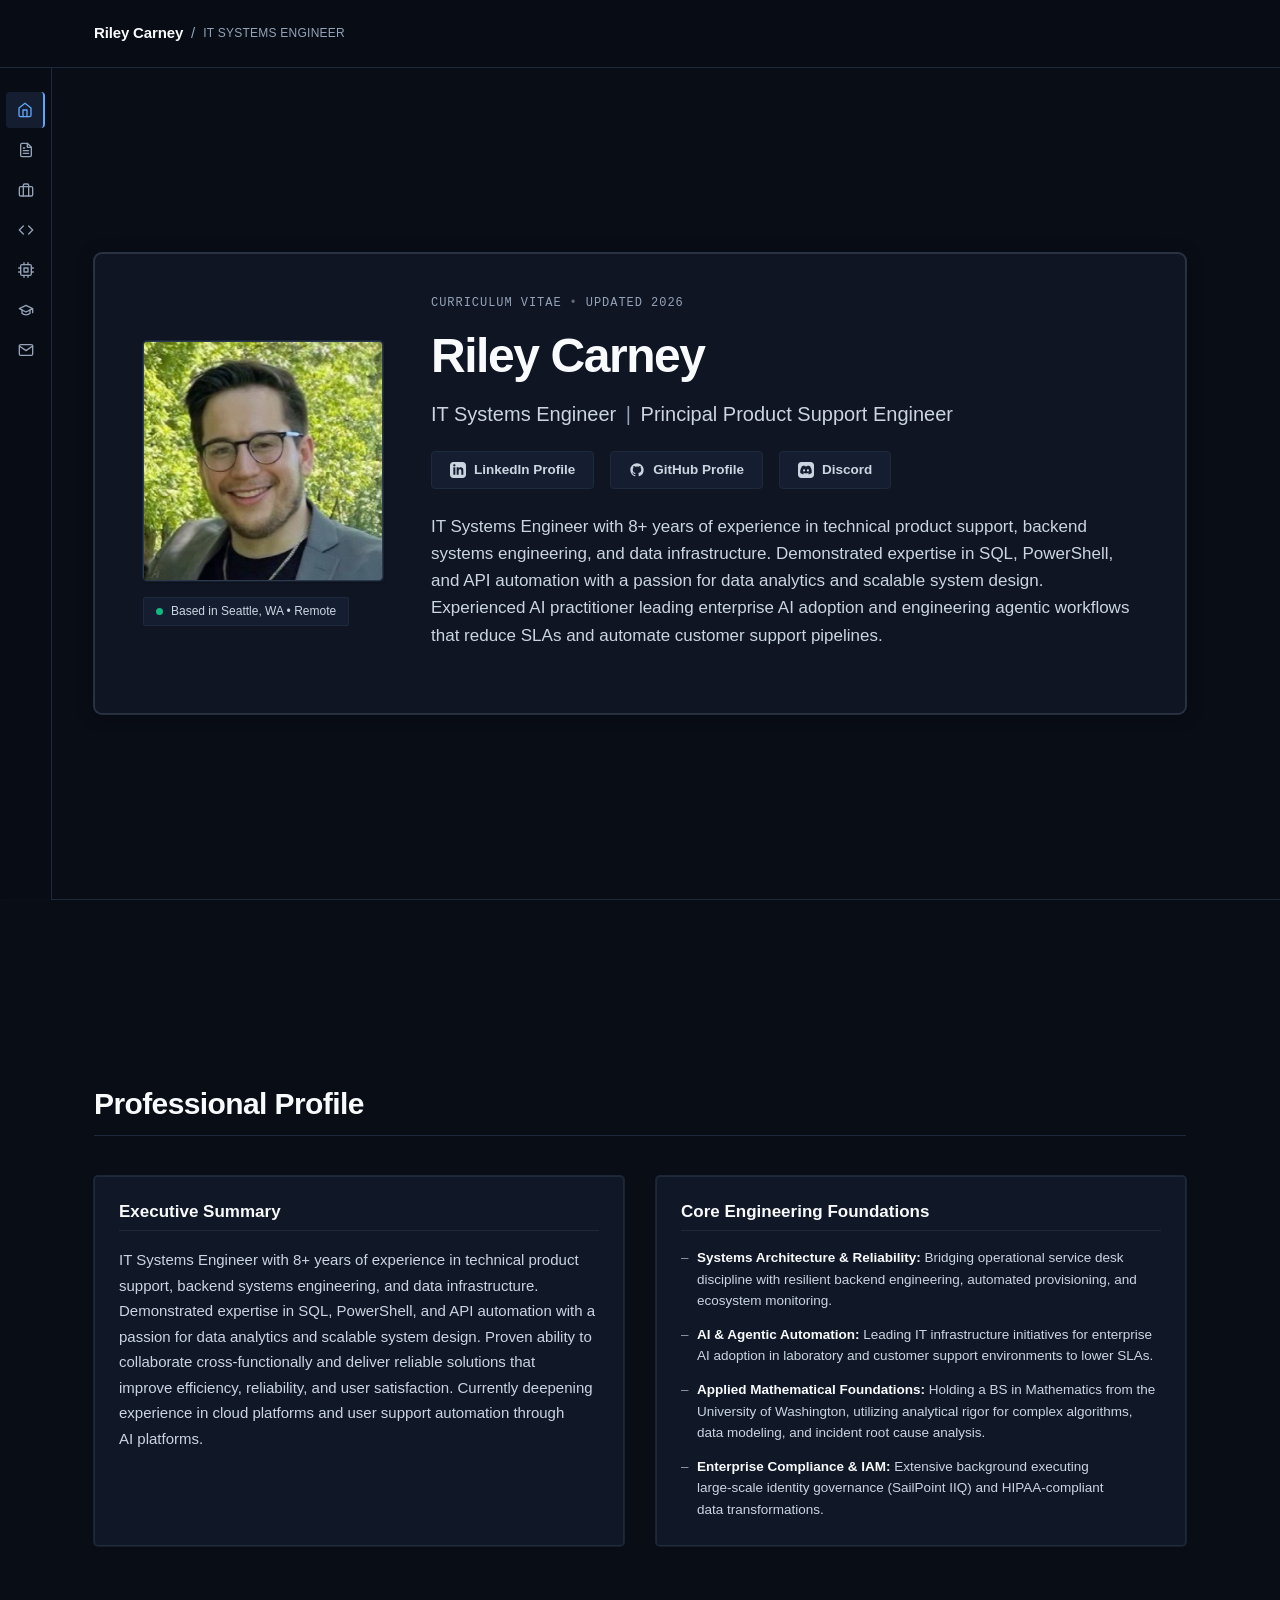
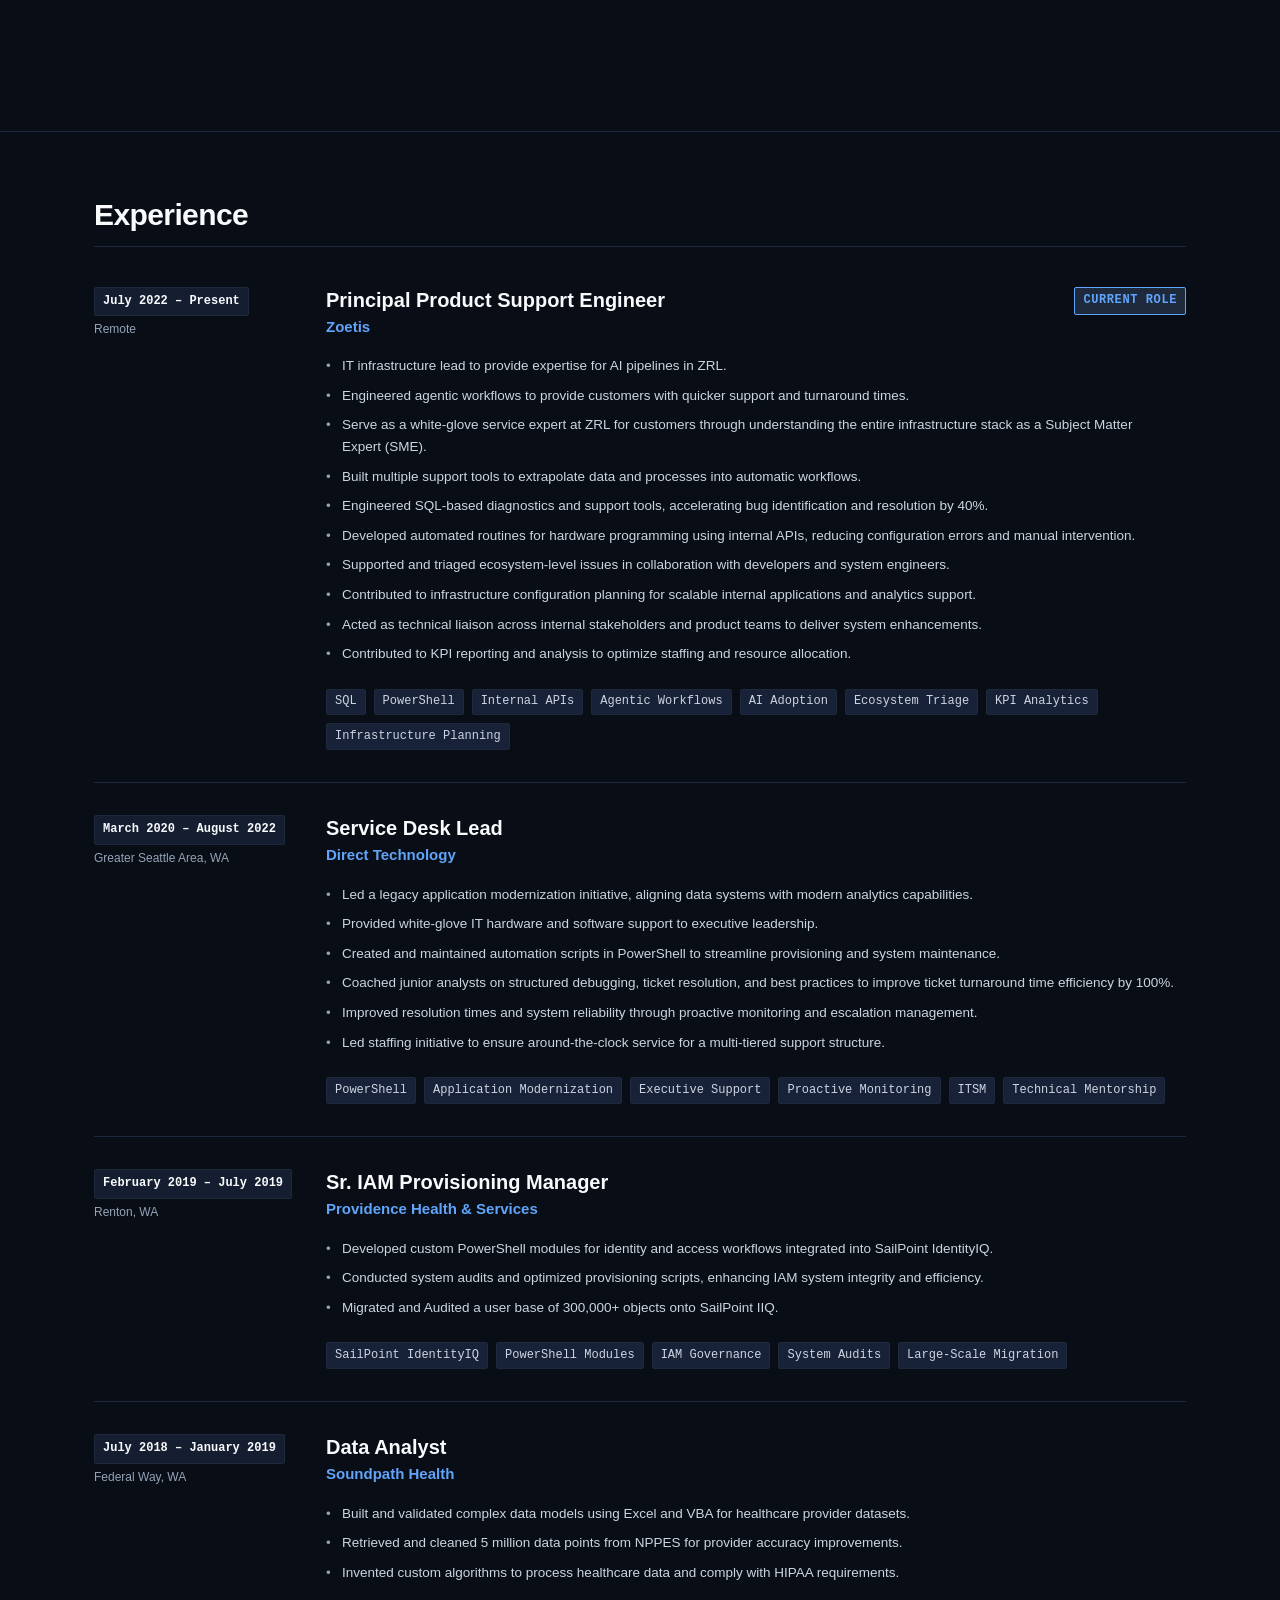
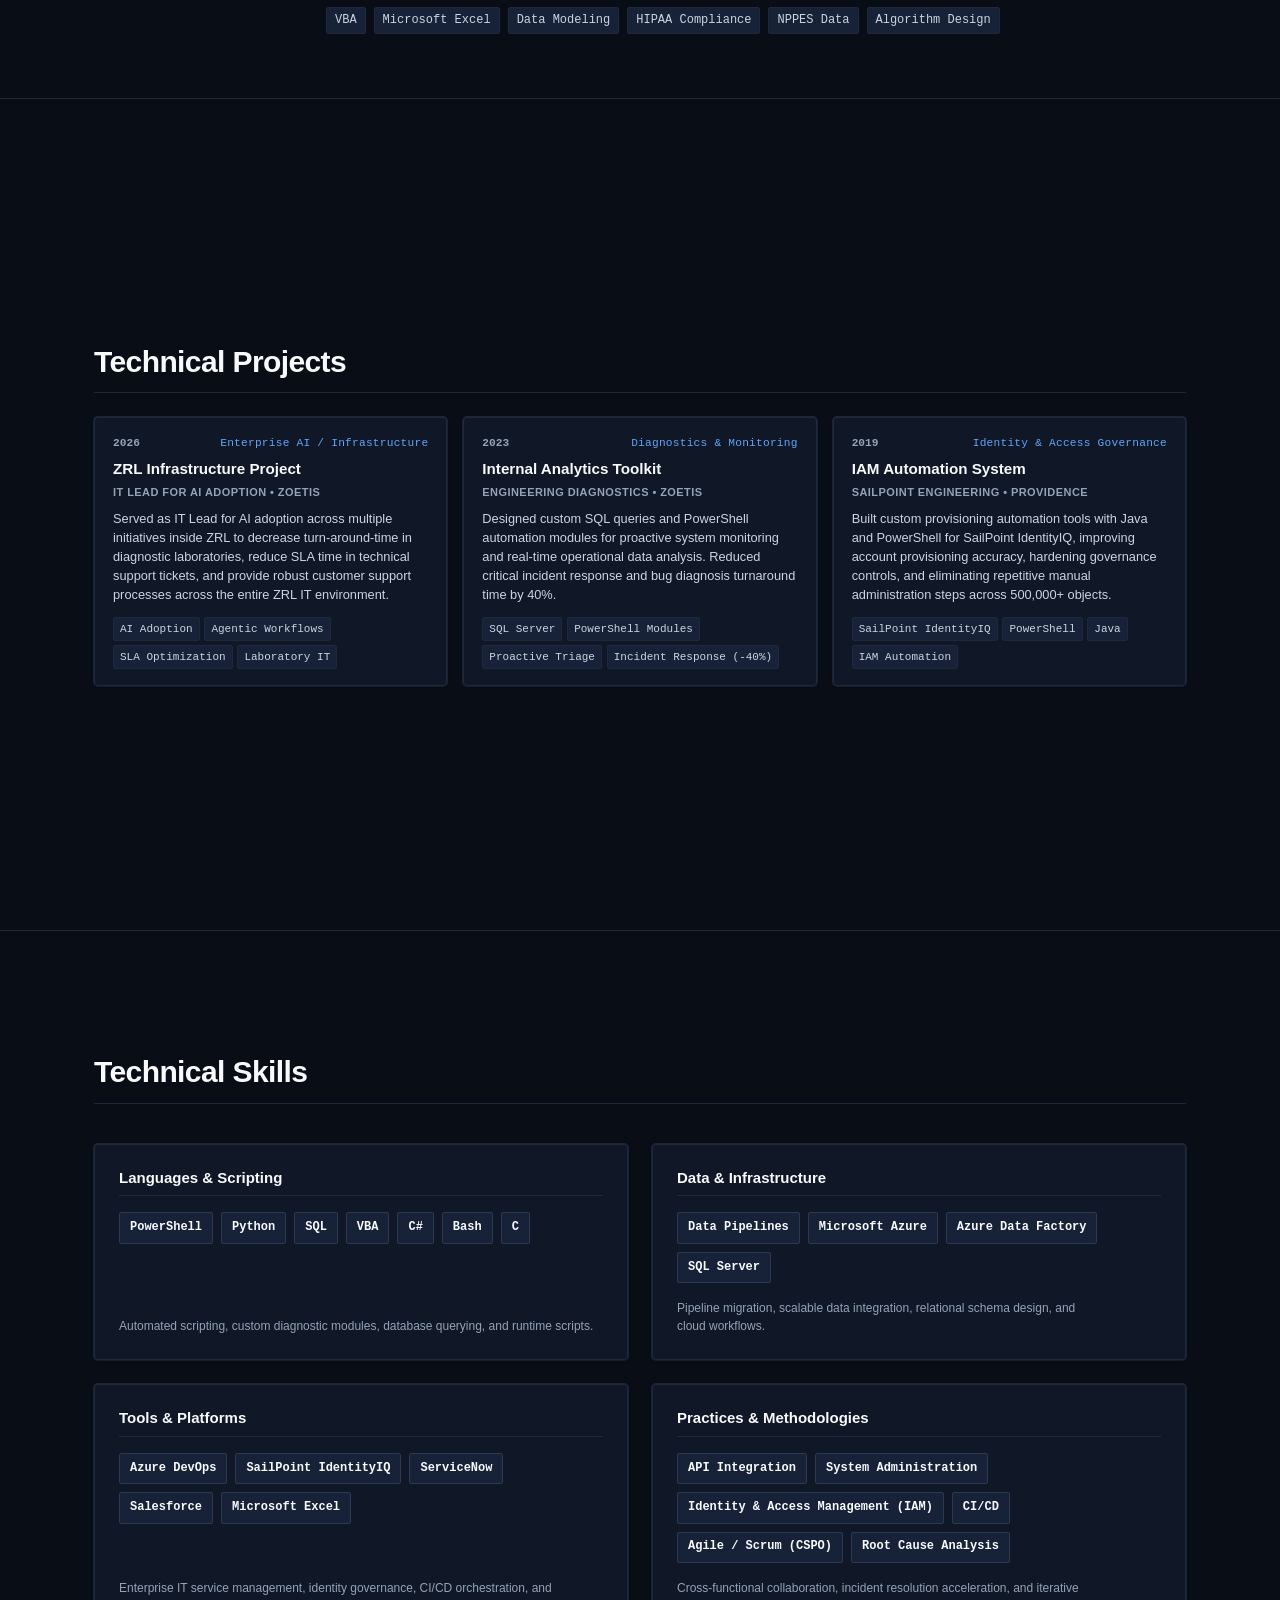
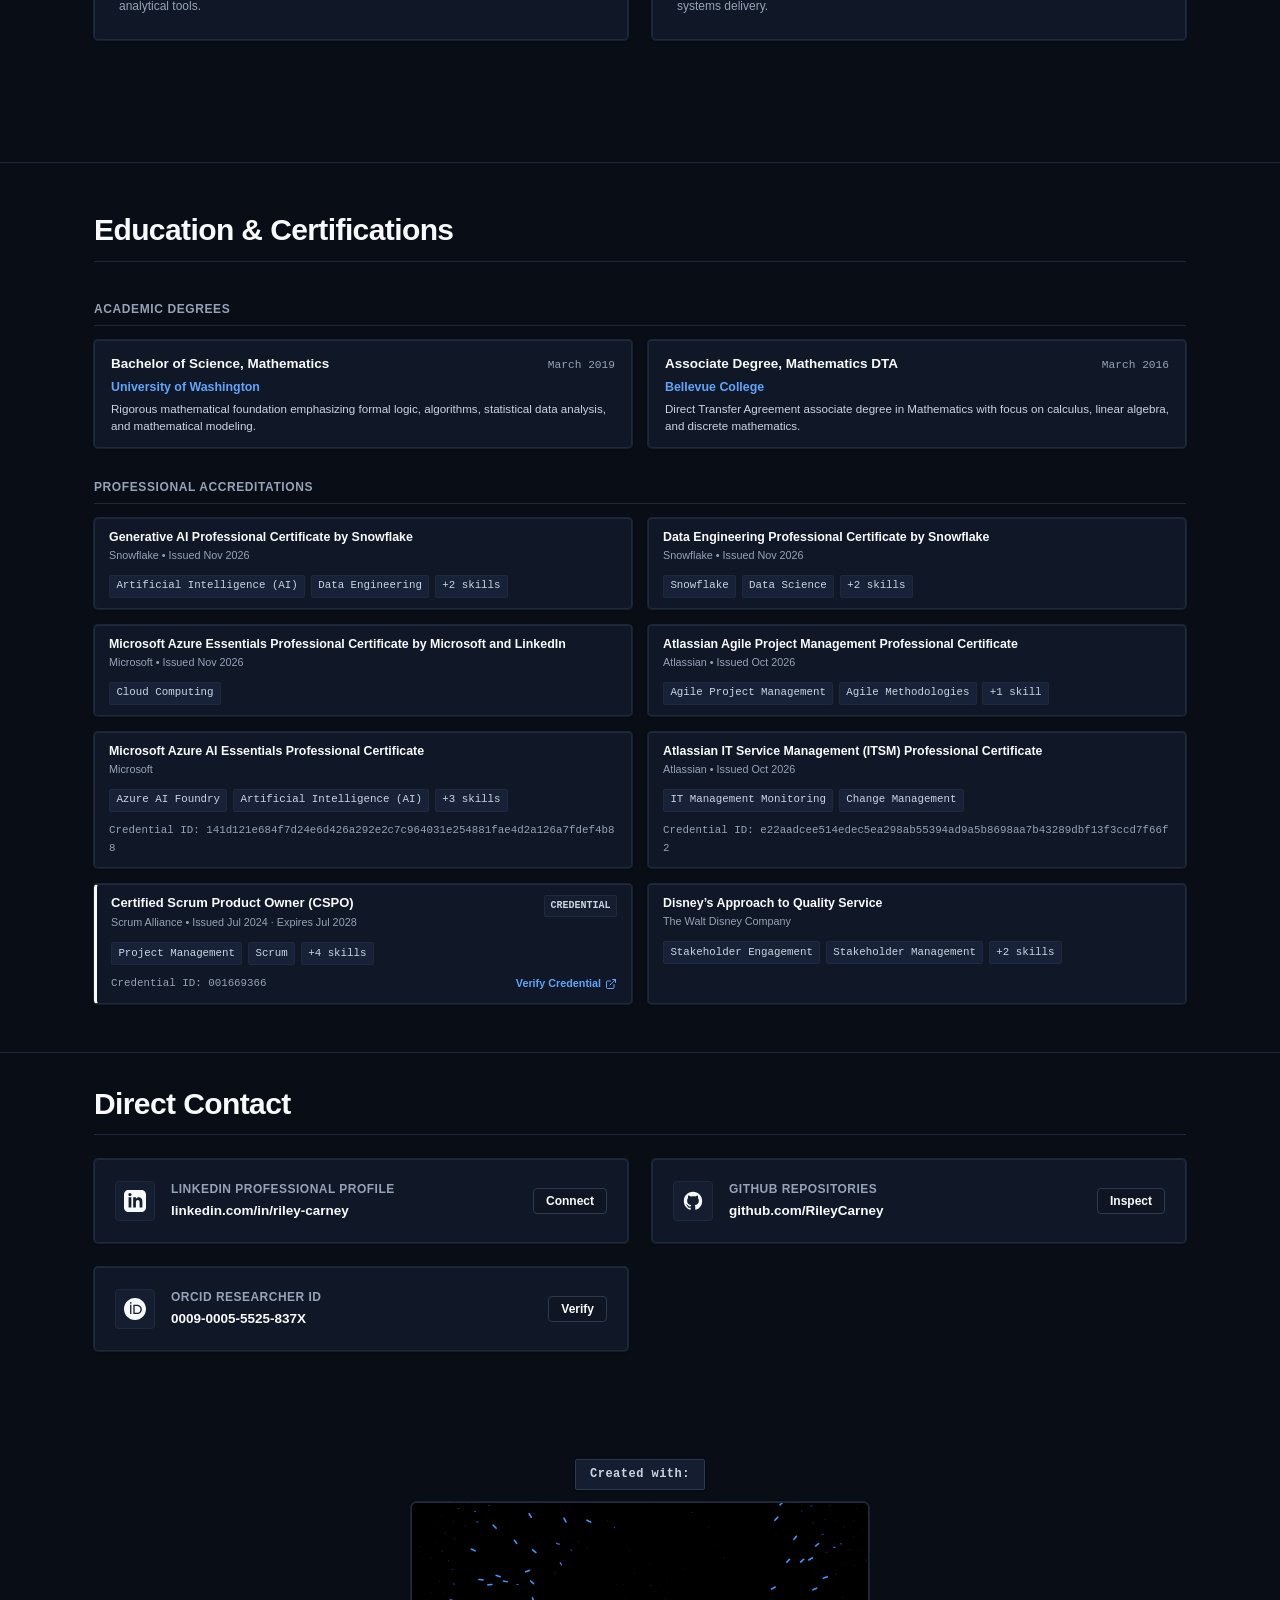
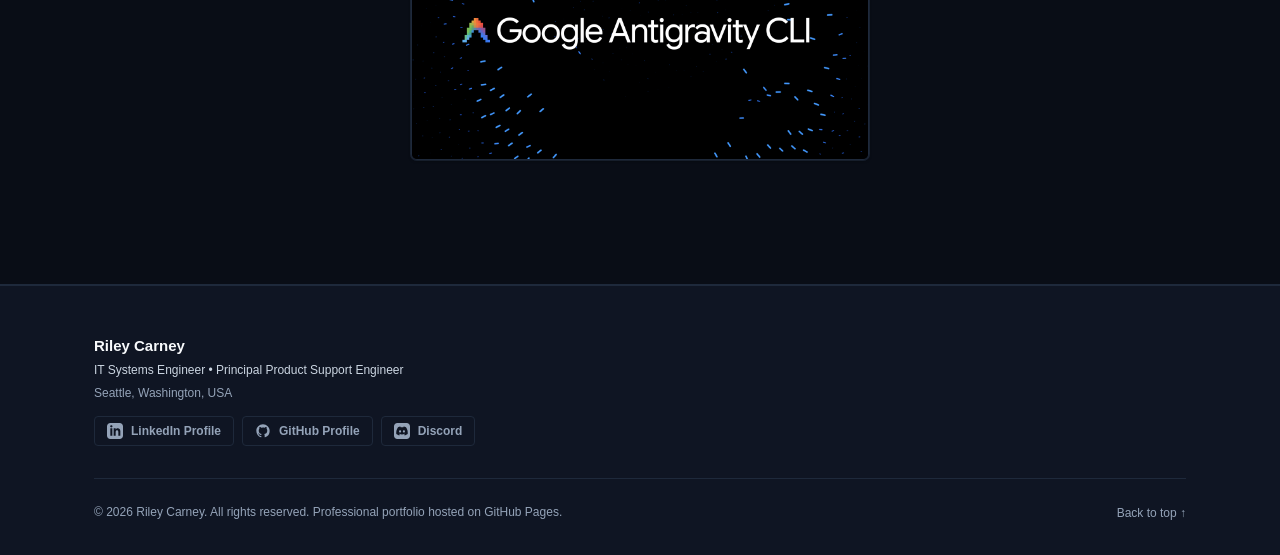
<file: index.html>
<!DOCTYPE html>
<html lang="en" data-theme="dark">
<head>
  <meta charset="UTF-8" />
  <meta name="viewport" content="width=device-width, initial-scale=1.0" />
  <meta name="color-scheme" content="dark" />
  <meta http-equiv="Content-Security-Policy" content="default-src 'self'; script-src 'self'; style-src 'self' https://fonts.googleapis.com; font-src https://fonts.gstatic.com; img-src 'self' data:; connect-src 'self'; object-src 'none'; base-uri 'self'; form-action 'self' mailto:" />

  <!-- Primary Meta Tags -->
  <title>Riley Carney — IT Systems Engineer &amp; Principal Product Support Engineer</title>
  <meta name="title" content="Riley Carney — IT Systems Engineer &amp; Principal Product Support Engineer" />
  <meta name="description" content="Official portfolio and executive curriculum vitae for Riley Carney. IT Systems Engineer with 8+ years of experience in backend systems engineering, data infrastructure, SQL, PowerShell, and AI-enabled workflows. Seattle, WA." />
  <meta name="author" content="Riley Carney" />
  <meta name="keywords" content="Riley Carney, IT Systems Engineer, Principal Product Support Engineer, Systems Engineering, Data Infrastructure, PowerShell, SQL, Microsoft Azure, SailPoint IdentityIQ, Agentic Workflows, AI Adoption, CSPO, Seattle WA" />
  <link rel="canonical" href="https://rileycarney.github.io" />

  <!-- Open Graph / Facebook -->
  <meta property="og:type" content="profile" />
  <meta property="og:url" content="https://rileycarney.github.io/" />
  <meta property="og:title" content="Riley Carney — IT Systems Engineer &amp; Principal Product Support Engineer" />
  <meta property="og:description" content="8+ years engineering backend systems, scalable data infrastructure, PowerShell and API automation, and AI adoption workflows. Seattle, WA." />
  <meta property="og:image" content="https://rileycarney.github.io/assets/profile.jpg" />
  <meta property="profile:first_name" content="Riley" />
  <meta property="profile:last_name" content="Carney" />

  <!-- Twitter Card -->
  <meta name="twitter:card" content="summary" />
  <meta name="twitter:url" content="https://rileycarney.github.io/" />
  <meta name="twitter:title" content="Riley Carney — IT Systems Engineer" />
  <meta name="twitter:description" content="Official engineering portfolio for Riley Carney. Seattle, WA." />
  <meta name="twitter:image" content="https://rileycarney.github.io/assets/profile.jpg" />

  <!-- Schema.org JSON-LD -->
  <script type="application/ld+json">
  {
    "@context": "https://schema.org",
    "@type": "Person",
    "name": "Riley Carney",
    "jobTitle": "Principal Product Support Engineer",
    "worksFor": {
      "@type": "Organization",
      "name": "Zoetis"
    },
    "address": {
      "@type": "PostalAddress",
      "addressLocality": "Seattle",
      "addressRegion": "WA",
      "addressCountry": "US"
    },

    "url": "https://rileycarney.github.io",
    "image": "https://rileycarney.github.io/assets/profile.jpg",
    "sameAs": [
      "https://www.linkedin.com/in/riley-carney",
      "https://github.com/RileyCarney"
    ],
    "alumniOf": [
      {
        "@type": "EducationalOrganization",
        "name": "University of Washington",
        "credential": "Bachelor of Science, Mathematics"
      },
      {
        "@type": "EducationalOrganization",
        "name": "Bellevue College",
        "credential": "Associate Degree, Mathematics DTA"
      }
    ],
    "hasCredential": [
      {
        "@type": "EducationalOccupationalCredential",
        "name": "Generative AI Professional Certificate by Snowflake",
        "credentialCategory": "Certification",
        "recognizedBy": {
          "@type": "Organization",
          "name": "Snowflake"
        }
      },
      {
        "@type": "EducationalOccupationalCredential",
        "name": "Data Engineering Professional Certificate by Snowflake",
        "credentialCategory": "Certification",
        "recognizedBy": {
          "@type": "Organization",
          "name": "Snowflake"
        }
      },
      {
        "@type": "EducationalOccupationalCredential",
        "name": "Microsoft Azure Essentials Professional Certificate by Microsoft and LinkedIn",
        "credentialCategory": "Certification",
        "recognizedBy": {
          "@type": "Organization",
          "name": "Microsoft"
        }
      },
      {
        "@type": "EducationalOccupationalCredential",
        "name": "Atlassian Agile Project Management Professional Certificate",
        "credentialCategory": "Certification",
        "recognizedBy": {
          "@type": "Organization",
          "name": "Atlassian"
        }
      },
      {
        "@type": "EducationalOccupationalCredential",
        "name": "Microsoft Azure AI Essentials Professional Certificate",
        "credentialCategory": "Certification",
        "recognizedBy": {
          "@type": "Organization",
          "name": "Microsoft"
        }
      },
      {
        "@type": "EducationalOccupationalCredential",
        "name": "Atlassian IT Service Management (ITSM) Professional Certificate",
        "credentialCategory": "Certification",
        "recognizedBy": {
          "@type": "Organization",
          "name": "Atlassian"
        }
      },
      {
        "@type": "EducationalOccupationalCredential",
        "name": "Certified Scrum Product Owner (CSPO)",
        "credentialCategory": "Certification",
        "recognizedBy": {
          "@type": "Organization",
          "name": "Scrum Alliance"
        }
      },
      {
        "@type": "EducationalOccupationalCredential",
        "name": "Disney's Approach to Quality Service",
        "credentialCategory": "Certification",
        "recognizedBy": {
          "@type": "Organization",
          "name": "The Walt Disney Company"
        }
      }
    ]
  }
  </script>

  <!-- Preconnect to Google Fonts -->
  <link rel="preconnect" href="https://fonts.googleapis.com" />
  <link rel="preconnect" href="https://fonts.gstatic.com" crossorigin />
  <link href="https://fonts.googleapis.com/css2?family=Inter:wght@400;500;600;700&family=JetBrains+Mono:wght@400;500;600&display=swap" rel="stylesheet" />

  <!-- Stylesheet -->
  <link rel="stylesheet" href="css/style.css?v=1.5" />
</head>
<body>

  <!-- Accessible Skip Link -->
  <a href="#main-content" class="skip-link">Skip to main content</a>

  <!-- ====================================================
       TOP NAVIGATION / MASTHEAD
       ==================================================== -->
  <header id="site-header" class="site-header" role="banner">
    <div class="header-container">
      <div class="header-brand">
        <a href="#hero" class="brand-link" aria-label="Riley Carney, Home">
          <span class="brand-name">Riley Carney</span>
          <span class="brand-separator" aria-hidden="true">/</span>
          <span class="brand-title">IT Systems Engineer</span>
        </a>
      </div>

      <div class="header-actions">
        <!-- Mobile Menu Toggle Button -->
        <button id="mobile-menu-btn" class="mobile-menu-btn" aria-label="Open navigation menu" aria-expanded="false" aria-controls="mobile-nav">
          <span class="hamburger-line"></span>
          <span class="hamburger-line"></span>
          <span class="hamburger-line"></span>
        </button>
      </div>
    </div>

    <!-- Mobile Navigation Drawer -->
    <nav id="mobile-nav" class="mobile-nav" aria-label="Mobile Navigation">
      <div class="mobile-nav-inner">
        <ul class="mobile-nav-menu">
          <li><a href="#hero" class="mobile-nav-link">Home</a></li>
          <li><a href="#summary" class="mobile-nav-link">Summary</a></li>
          <li><a href="#experience" class="mobile-nav-link">Experience</a></li>
          <li><a href="#projects" class="mobile-nav-link">Projects</a></li>
          <li><a href="#skills" class="mobile-nav-link">Skills</a></li>
          <li><a href="#education" class="mobile-nav-link">Education &amp; Certs</a></li>
          <li><a href="#contact" class="mobile-nav-link">Contact</a></li>
        </ul>
      </div>
    </nav>
  </header>

  <!-- ====================================================
       LEFT NAVIGATION BAR (ALWAYS VISIBLE)
       ==================================================== -->
  <aside id="left-sidebar" class="left-sidebar" aria-label="Section Navigation">
    <nav class="sidebar-nav" aria-label="Sections">
      <ul class="sidebar-menu">
        <li>
          <a href="#hero" class="sidebar-link" data-label="Home">
            <span class="sidebar-icon" aria-hidden="true">
              <svg width="18" height="18" viewBox="0 0 24 24" fill="none" stroke="currentColor" stroke-width="2" stroke-linecap="round" stroke-linejoin="round">
                <path d="M3 9l9-7 9 7v11a2 2 0 0 1-2 2H5a2 2 0 0 1-2-2z"></path>
                <polyline points="9 22 9 12 15 12 15 22"></polyline>
              </svg>
            </span>
            <span class="sidebar-label">Home</span>
          </a>
        </li>
        <li>
          <a href="#summary" class="sidebar-link" data-label="Summary">
            <span class="sidebar-icon" aria-hidden="true">
              <svg width="18" height="18" viewBox="0 0 24 24" fill="none" stroke="currentColor" stroke-width="2" stroke-linecap="round" stroke-linejoin="round">
                <path d="M14 2H6a2 2 0 0 0-2 2v16a2 2 0 0 0 2 2h12a2 2 0 0 0 2-2V8z"></path>
                <polyline points="14 2 14 8 20 8"></polyline>
                <line x1="16" y1="13" x2="8" y2="13"></line>
                <line x1="16" y1="17" x2="8" y2="17"></line>
                <line x1="10" y1="9" x2="8" y2="9"></line>
              </svg>
            </span>
            <span class="sidebar-label">Summary</span>
          </a>
        </li>
        <li>
          <a href="#experience" class="sidebar-link" data-label="Experience">
            <span class="sidebar-icon" aria-hidden="true">
              <svg width="18" height="18" viewBox="0 0 24 24" fill="none" stroke="currentColor" stroke-width="2" stroke-linecap="round" stroke-linejoin="round">
                <rect x="2" y="7" width="20" height="14" rx="2" ry="2"></rect>
                <path d="M16 21V5a2 2 0 0 0-2-2h-4a2 2 0 0 0-2 2v16"></path>
              </svg>
            </span>
            <span class="sidebar-label">Experience</span>
          </a>
        </li>
        <li>
          <a href="#projects" class="sidebar-link" data-label="Projects">
            <span class="sidebar-icon" aria-hidden="true">
              <svg width="18" height="18" viewBox="0 0 24 24" fill="none" stroke="currentColor" stroke-width="2" stroke-linecap="round" stroke-linejoin="round">
                <polyline points="16 18 22 12 16 6"></polyline>
                <polyline points="8 6 2 12 8 18"></polyline>
              </svg>
            </span>
            <span class="sidebar-label">Projects</span>
          </a>
        </li>
        <li>
          <a href="#skills" class="sidebar-link" data-label="Skills">
            <span class="sidebar-icon" aria-hidden="true">
              <svg width="18" height="18" viewBox="0 0 24 24" fill="none" stroke="currentColor" stroke-width="2" stroke-linecap="round" stroke-linejoin="round">
                <rect x="4" y="4" width="16" height="16" rx="2"></rect>
                <rect x="9" y="9" width="6" height="6"></rect>
                <line x1="9" y1="1" x2="9" y2="4"></line>
                <line x1="15" y1="1" x2="15" y2="4"></line>
                <line x1="9" y1="20" x2="9" y2="23"></line>
                <line x1="15" y1="20" x2="15" y2="23"></line>
                <line x1="20" y1="9" x2="23" y2="9"></line>
                <line x1="20" y1="15" x2="23" y2="15"></line>
                <line x1="1" y1="9" x2="4" y2="9"></line>
                <line x1="1" y1="15" x2="4" y2="15"></line>
              </svg>
            </span>
            <span class="sidebar-label">Skills</span>
          </a>
        </li>
        <li>
          <a href="#education" class="sidebar-link" data-label="Education">
            <span class="sidebar-icon" aria-hidden="true">
              <svg width="18" height="18" viewBox="0 0 24 24" fill="none" stroke="currentColor" stroke-width="2" stroke-linecap="round" stroke-linejoin="round">
                <path d="M22 10v6M2 10l10-5 10 5-10 5z"></path>
                <path d="M6 12v5c3 3 9 3 12 0v-5"></path>
              </svg>
            </span>
            <span class="sidebar-label">Education</span>
          </a>
        </li>
        <li>
          <a href="#contact" class="sidebar-link" data-label="Contact">
            <span class="sidebar-icon" aria-hidden="true">
              <svg width="18" height="18" viewBox="0 0 24 24" fill="none" stroke="currentColor" stroke-width="2" stroke-linecap="round" stroke-linejoin="round">
                <path d="M4 4h16c1.1 0 2 .9 2 2v12c0 1.1-.9 2-2 2H4c-1.1 0-2-.9-2-2V6c0-1.1.9-2 2-2z"></path>
                <polyline points="22,6 12,13 2,6"></polyline>
              </svg>
            </span>
            <span class="sidebar-label">Contact</span>
          </a>
        </li>
      </ul>
    </nav>
  </aside>

  <!-- ====================================================
       MAIN CONTENT
       ==================================================== -->
  <main id="main-content">

    <!-- ====================================================
         HERO / EXECUTIVE DOSSIER
         ==================================================== -->
    <section id="hero" class="hero-section" aria-label="Executive Profile">
      <div class="content-container">
        <div class="hero-grid">

          <!-- Left Column: Portrait & Verification -->
          <div class="hero-media-col">
            <div class="portrait-frame">
              <img
                src="assets/profile.jpg"
                alt="Riley Carney"
                class="portrait-img"
                width="240"
                height="240"
                loading="eager"
              />
            </div>
            <div class="status-indicator-box">
              <span class="status-dot" aria-hidden="true"></span>
              <span class="status-text">Based in Seattle, WA &bull; Remote</span>
            </div>
          </div>

          <!-- Right Column: Identity & Executive Overview -->
          <div class="hero-content-col">
            <div class="official-eyebrow">
              <span>Curriculum Vitae</span>
              <span class="bullet-divider" aria-hidden="true">&bull;</span>
              <span>Updated 2026</span>
            </div>

            <h1 class="hero-heading">Riley Carney</h1>

            <p class="hero-role-title">
              IT Systems Engineer <span class="role-separator" aria-hidden="true">|</span> Principal Product Support Engineer
            </p>

            <div class="hero-contact-strip">
              <a href="https://www.linkedin.com/in/riley-carney" target="_blank" rel="noopener noreferrer" class="btn btn-secondary">
                <svg width="16" height="16" viewBox="0 0 24 24" fill="currentColor" aria-hidden="true">
                  <path d="M19 0h-14c-2.761 0-5 2.239-5 5v14c0 2.761 2.239 5 5 5h14c2.762 0 5-2.239 5-5v-14c0-2.761-2.238-5-5-5zm-11 19h-3v-11h3v11zm-1.5-12.268c-.966 0-1.75-.79-1.75-1.764s.784-1.764 1.75-1.764 1.75.79 1.75 1.764-.783 1.764-1.75 1.764zm13.5 12.268h-3v-5.604c0-3.368-4-3.113-4 0v5.604h-3v-11h3v1.765c1.396-2.586 7-2.777 7 2.476v6.759z"/>
                </svg>
                LinkedIn Profile
              </a>
              <a href="https://github.com/RileyCarney" target="_blank" rel="noopener noreferrer" class="btn btn-secondary">
                <svg width="16" height="16" viewBox="0 0 24 24" fill="currentColor" aria-hidden="true">
                  <path fill-rule="evenodd" clip-rule="evenodd" d="M12 2C6.477 2 2 6.484 2 12.017c0 4.425 2.865 8.18 6.839 9.504.5.092.682-.217.682-.483 0-.237-.008-.868-.013-1.703-2.782.605-3.369-1.343-3.369-1.343-.454-1.158-1.11-1.466-1.11-1.466-.908-.62.069-.608.069-.608 1.003.07 1.53 1.032 1.53 1.032.892 1.53 2.341 1.088 2.91.832.092-.647.35-1.088.636-1.338-2.22-.253-4.555-1.113-4.555-4.951 0-1.093.39-1.988 1.029-2.688-.103-.253-.446-1.272.098-2.65 0 0 .84-.27 2.75 1.026A9.564 9.564 0 0112 6.844c.85.004 1.705.115 2.504.337 1.909-1.296 2.747-1.027 2.747-1.027.546 1.379.202 2.398.1 2.651.64.7 1.028 1.595 1.028 2.688 0 3.848-2.339 4.695-4.566 4.943.359.309.678.92.678 1.855 0 1.338-.012 2.419-.012 2.747 0 .268.18.58.688.482A10.019 10.019 0 0022 12.017C22 6.484 17.522 2 12 2z"/>
                </svg>
                GitHub Profile
              </a>
              <a href="https://discord.gg/GhMc5qKvJ9" target="_blank" rel="noopener noreferrer" class="btn btn-secondary">
                <svg width="16" height="16" viewBox="0 0 24 24" fill="currentColor" aria-hidden="true">
                  <path fill-rule="evenodd" clip-rule="evenodd" d="M19 0h-14c-2.761 0-5 2.239-5 5v14c0 2.761 2.239 5 5 5h14c2.762 0 5-2.239 5-5v-14c0-2.761-2.238-5-5-5z M 17.988 6.506 a 14.25 14.25 0 0 0 -3.517 -1.091 0.053 0.053 0 0 0 -0.057 0.027 c -0.151 0.27 -0.32 0.622 -0.438 0.9 a 13.154 13.154 0 0 0 -3.951 0 9.101 9.101 0 0 0 -0.444 -0.9 0.055 0.055 0 0 0 -0.057 -0.027 A 14.21 14.21 0 0 0 6.007 6.506 a 0.05 0.05 0 0 0 -0.023 0.019 C 3.744 9.873 3.13 13.138 3.431 16.361 a 0.059 0.059 0 0 0 0.022 0.041 14.328 14.328 0 0 0 4.315 2.182 0.056 0.056 0 0 0 0.06 -0.02 c 0.333 -0.454 0.629 -0.932 0.883 -1.436 0.015 -0.03 0.001 -0.065 -0.03 -0.076 a 9.437 9.437 0 0 1 -1.348 -0.642 0.055 0.055 0 0 1 -0.006 -0.092 7.344 7.344 0 0 0 0.268 -0.21 0.053 0.053 0 0 1 0.055 -0.007 c 2.828 1.291 5.89 1.291 8.685 0 a 0.053 0.053 0 0 1 0.056 0.007 c 0.086 0.071 0.177 0.143 0.269 0.21 a 0.055 0.055 0 0 1 -0.004 0.091 8.855 8.855 0 0 1 -1.349 0.642 0.055 0.055 0 0 0 -0.03 0.077 c 0.259 0.503 0.556 0.981 0.882 1.435 a 0.055 0.055 0 0 0 0.06 0.02 14.284 14.284 0 0 0 4.321 -2.182 0.055 0.055 0 0 0 0.023 -0.039 c 0.36 -3.727 -0.603 -6.965 -2.555 -9.835 a 0.044 0.044 0 0 0 -0.022 -0.02 z M 9.134 14.398 c -0.852 0 -1.553 -0.781 -1.553 -1.742 0 -0.96 0.688 -1.742 1.553 -1.742 0.871 0 1.567 0.789 1.553 1.742 0 0.96 -0.688 1.741 -1.553 1.741 z m 5.742 0 c -0.852 0 -1.553 -0.781 -1.553 -1.742 0 -0.96 0.688 -1.742 1.553 -1.742 0.871 0 1.567 0.789 1.553 1.742 0 0.96 -0.681 1.741 -1.553 1.741 z"/>
                </svg>
                Discord
              </a>

            </div>

            <p class="hero-summary-lead">
              IT Systems Engineer with 8+ years of experience in technical product support, backend systems engineering, and data infrastructure. Demonstrated expertise in SQL, PowerShell, and API automation with a passion for data analytics and scalable system design. Experienced AI practitioner leading enterprise AI adoption and engineering agentic workflows that reduce SLAs and automate customer support pipelines.
            </p>
          </div>

        </div>
      </div>
    </section>

    <!-- ====================================================
         KEY METRICS & IMPACT HIGHLIGHTS
         ==================================================== -->

    <!-- ====================================================
         EXECUTIVE SUMMARY
         ==================================================== -->
    <section id="summary" class="section-block summary-section" aria-labelledby="summary-heading">
      <div class="content-container">
        <div class="section-header-box">
          <h2 id="summary-heading" class="section-title">Professional Profile</h2>
          <div class="section-rule" aria-hidden="true"></div>
        </div>

        <div class="summary-body-grid">
          <div class="summary-statement-card">
            <h3 class="statement-title">Executive Summary</h3>
            <p class="statement-paragraph">
              IT Systems Engineer with 8+ years of experience in technical product support, backend systems engineering, and data infrastructure. Demonstrated expertise in SQL, PowerShell, and API automation with a passion for data analytics and scalable system design. Proven ability to collaborate cross-functionally and deliver reliable solutions that improve efficiency, reliability, and user satisfaction. Currently deepening experience in cloud platforms and user support automation through AI platforms.
            </p>
          </div>

          <div class="summary-details-card">
            <h3 class="statement-title">Core Engineering Foundations</h3>
            <ul class="foundation-list">
              <li>
                <strong>Systems Architecture &amp; Reliability:</strong> Bridging operational service desk discipline with resilient backend engineering, automated provisioning, and ecosystem monitoring.
              </li>
              <li>
                <strong>AI &amp; Agentic Automation:</strong> Leading IT infrastructure initiatives for enterprise AI adoption in laboratory and customer support environments to lower SLAs.
              </li>
              <li>
                <strong>Applied Mathematical Foundations:</strong> Holding a BS in Mathematics from the University of Washington, utilizing analytical rigor for complex algorithms, data modeling, and incident root cause analysis.
              </li>
              <li>
                <strong>Enterprise Compliance &amp; IAM:</strong> Extensive background executing large-scale identity governance (SailPoint IIQ) and HIPAA-compliant data transformations.
              </li>
            </ul>
          </div>
        </div>
      </div>
    </section>

    <!-- ====================================================
         EXPERIENCE
         ==================================================== -->
    <section id="experience" class="section-block experience-section" aria-labelledby="experience-heading">
      <div class="content-container">
        <div class="section-header-box">
          <h2 id="experience-heading" class="section-title">Experience</h2>
          <div class="section-rule" aria-hidden="true"></div>
        </div>

        <div class="timeline-container">

          <!-- Role 1: Zoetis -->
          <article class="timeline-entry" aria-label="Zoetis — Principal Product Support Engineer">
            <div class="timeline-aside">
              <span class="timeline-period-badge">July 2022 – Present</span>
              <span class="timeline-location-label">Remote</span>
            </div>
            <div class="timeline-main">
              <div class="timeline-entry-header">
                <div>
                  <h3 class="entry-role">Principal Product Support Engineer</h3>
                  <div class="entry-org">Zoetis</div>
                </div>
                <span class="entry-badge-status">Current Role</span>
              </div>

              <ul class="entry-bullet-list">
                <li>IT infrastructure lead to provide expertise for AI pipelines in ZRL.</li>
                <li>Engineered agentic workflows to provide customers with quicker support and turnaround times.</li>
                <li>Serve as a white-glove service expert at ZRL for customers through understanding the entire infrastructure stack as a Subject Matter Expert (SME).</li>
                <li>Built multiple support tools to extrapolate data and processes into automatic workflows.</li>
                <li>Engineered SQL-based diagnostics and support tools, accelerating bug identification and resolution by 40%.</li>
                <li>Developed automated routines for hardware programming using internal APIs, reducing configuration errors and manual intervention.</li>
                <li>Supported and triaged ecosystem-level issues in collaboration with developers and system engineers.</li>
                <li>Contributed to infrastructure configuration planning for scalable internal applications and analytics support.</li>
                <li>Acted as technical liaison across internal stakeholders and product teams to deliver system enhancements.</li>
                <li>Contributed to KPI reporting and analysis to optimize staffing and resource allocation.</li>
              </ul>

              <div class="entry-tech-tags">
                <span class="tech-tag">SQL</span>
                <span class="tech-tag">PowerShell</span>
                <span class="tech-tag">Internal APIs</span>
                <span class="tech-tag">Agentic Workflows</span>
                <span class="tech-tag">AI Adoption</span>
                <span class="tech-tag">Ecosystem Triage</span>
                <span class="tech-tag">KPI Analytics</span>
                <span class="tech-tag">Infrastructure Planning</span>
              </div>
            </div>
          </article>

          <!-- Role 2: Direct Technology -->
          <article class="timeline-entry" aria-label="Direct Technology — Service Desk Lead">
            <div class="timeline-aside">
              <span class="timeline-period-badge">March 2020 – August 2022</span>
              <span class="timeline-location-label">Greater Seattle Area, WA</span>
            </div>
            <div class="timeline-main">
              <div class="timeline-entry-header">
                <div>
                  <h3 class="entry-role">Service Desk Lead</h3>
                  <div class="entry-org">Direct Technology</div>
                </div>
              </div>

              <ul class="entry-bullet-list">
                <li>Led a legacy application modernization initiative, aligning data systems with modern analytics capabilities.</li>
                <li>Provided white-glove IT hardware and software support to executive leadership.</li>
                <li>Created and maintained automation scripts in PowerShell to streamline provisioning and system maintenance.</li>
                <li>Coached junior analysts on structured debugging, ticket resolution, and best practices to improve ticket turnaround time efficiency by 100%.</li>
                <li>Improved resolution times and system reliability through proactive monitoring and escalation management.</li>
                <li>Led staffing initiative to ensure around-the-clock service for a multi-tiered support structure.</li>
              </ul>

              <div class="entry-tech-tags">
                <span class="tech-tag">PowerShell</span>
                <span class="tech-tag">Application Modernization</span>
                <span class="tech-tag">Executive Support</span>
                <span class="tech-tag">Proactive Monitoring</span>
                <span class="tech-tag">ITSM</span>
                <span class="tech-tag">Technical Mentorship</span>
              </div>
            </div>
          </article>

          <!-- Role 3: Providence Health & Services -->
          <article class="timeline-entry" aria-label="Providence Health & Services — Sr. IAM Provisioning Manager">
            <div class="timeline-aside">
              <span class="timeline-period-badge">February 2019 – July 2019</span>
              <span class="timeline-location-label">Renton, WA</span>
            </div>
            <div class="timeline-main">
              <div class="timeline-entry-header">
                <div>
                  <h3 class="entry-role">Sr. IAM Provisioning Manager</h3>
                  <div class="entry-org">Providence Health &amp; Services</div>
                </div>
              </div>

              <ul class="entry-bullet-list">
                <li>Developed custom PowerShell modules for identity and access workflows integrated into SailPoint IdentityIQ.</li>
                <li>Conducted system audits and optimized provisioning scripts, enhancing IAM system integrity and efficiency.</li>
                <li>Migrated and Audited a user base of 300,000+ objects onto SailPoint IIQ.</li>
              </ul>

              <div class="entry-tech-tags">
                <span class="tech-tag">SailPoint IdentityIQ</span>
                <span class="tech-tag">PowerShell Modules</span>
                <span class="tech-tag">IAM Governance</span>
                <span class="tech-tag">System Audits</span>
                <span class="tech-tag">Large-Scale Migration</span>
              </div>
            </div>
          </article>

          <!-- Role 4: Soundpath Health -->
          <article class="timeline-entry" aria-label="Soundpath Health — Data Analyst">
            <div class="timeline-aside">
              <span class="timeline-period-badge">July 2018 – January 2019</span>
              <span class="timeline-location-label">Federal Way, WA</span>
            </div>
            <div class="timeline-main">
              <div class="timeline-entry-header">
                <div>
                  <h3 class="entry-role">Data Analyst</h3>
                  <div class="entry-org">Soundpath Health</div>
                </div>
              </div>

              <ul class="entry-bullet-list">
                <li>Built and validated complex data models using Excel and VBA for healthcare provider datasets.</li>
                <li>Retrieved and cleaned 5 million data points from NPPES for provider accuracy improvements.</li>
                <li>Invented custom algorithms to process healthcare data and comply with HIPAA requirements.</li>
              </ul>

              <div class="entry-tech-tags">
                <span class="tech-tag">VBA</span>
                <span class="tech-tag">Microsoft Excel</span>
                <span class="tech-tag">Data Modeling</span>
                <span class="tech-tag">HIPAA Compliance</span>
                <span class="tech-tag">NPPES Data</span>
                <span class="tech-tag">Algorithm Design</span>
              </div>
            </div>
          </article>

        </div>
      </div>
    </section>

    <!-- ====================================================
         TECHNICAL PROJECTS & SYSTEMS ARCHITECTURE
         ==================================================== -->
    <section id="projects" class="section-block projects-section" aria-labelledby="projects-heading">
      <div class="content-container">
        <div class="section-header-box">
          <h2 id="projects-heading" class="section-title">Technical Projects</h2>
          <div class="section-rule" aria-hidden="true"></div>
        </div>

        <div class="projects-grid">

            <!-- Project 1: ZRL Infrastructure Project -->
            <article class="project-card">
              <div class="project-header">
                <span class="project-year-tag">2026</span>
                <span class="project-domain">Enterprise AI / Infrastructure</span>
              </div>
              <h4 class="project-title">ZRL Infrastructure Project</h4>
              <p class="project-role-caption">IT Lead for AI Adoption &bull; Zoetis</p>
              <p class="project-narrative">
                Served as IT Lead for AI adoption across multiple initiatives inside ZRL to decrease turn-around-time in diagnostic laboratories, reduce SLA time in technical support tickets, and provide robust customer support processes across the entire ZRL IT environment.
              </p>
              <div class="project-tag-row">
                <span class="tech-tag">AI Adoption</span>
                <span class="tech-tag">Agentic Workflows</span>
                <span class="tech-tag">SLA Optimization</span>
                <span class="tech-tag">Laboratory IT</span>
              </div>
            </article>

            <!-- Project 3: Internal Analytics Toolkit -->
            <article class="project-card">
              <div class="project-header">
                <span class="project-year-tag">2023</span>
                <span class="project-domain">Diagnostics &amp; Monitoring</span>
              </div>
              <h4 class="project-title">Internal Analytics Toolkit</h4>
              <p class="project-role-caption">Engineering Diagnostics &bull; Zoetis</p>
              <p class="project-narrative">
                Designed custom SQL queries and PowerShell automation modules for proactive system monitoring and real-time operational data analysis. Reduced critical incident response and bug diagnosis turnaround time by 40%.
              </p>
              <div class="project-tag-row">
                <span class="tech-tag">SQL Server</span>
                <span class="tech-tag">PowerShell Modules</span>
                <span class="tech-tag">Proactive Triage</span>
                <span class="tech-tag">Incident Response (-40%)</span>
              </div>
            </article>

            <!-- Project 4: IAM Automation System -->
            <article class="project-card">
              <div class="project-header">
                <span class="project-year-tag">2019</span>
                <span class="project-domain">Identity &amp; Access Governance</span>
              </div>
              <h4 class="project-title">IAM Automation System</h4>
              <p class="project-role-caption">SailPoint Engineering &bull; Providence</p>
              <p class="project-narrative">
                Built custom provisioning automation tools with Java and PowerShell for SailPoint IdentityIQ, improving account provisioning accuracy, hardening governance controls, and eliminating repetitive manual administration steps across 500,000+ objects.
              </p>
              <div class="project-tag-row">
                <span class="tech-tag">SailPoint IdentityIQ</span>
                <span class="tech-tag">PowerShell</span>
                <span class="tech-tag">Java</span>
                <span class="tech-tag">IAM Automation</span>
              </div>
            </article>

          </div>

        </div>
      </section>

    <!-- ====================================================
         TECHNICAL SKILLS MATRIX
         ==================================================== -->
    <section id="skills" class="section-block skills-section" aria-labelledby="skills-heading">
      <div class="content-container">
        <div class="section-header-box">
          <h2 id="skills-heading" class="section-title">Technical Skills</h2>
          <div class="section-rule" aria-hidden="true"></div>
        </div>

        <div class="skills-matrix-grid">

          <!-- Category 1: Languages & Scripting -->
          <div class="skill-category-card">
            <div class="skill-cat-header">
              <h3 class="skill-cat-title">Languages &amp; Scripting</h3>
            </div>
            <ul class="skill-pills">
              <li>PowerShell</li>
              <li>Python</li>
              <li>SQL</li>
              <li>VBA</li>
              <li>C#</li>
              <li>Bash</li>
              <li>C</li>
            </ul>
            <p class="skill-cat-note">Automated scripting, custom diagnostic modules, database querying, and runtime scripts.</p>
          </div>

          <!-- Category 2: Data & Infrastructure -->
          <div class="skill-category-card">
            <div class="skill-cat-header">
              <h3 class="skill-cat-title">Data &amp; Infrastructure</h3>
            </div>
            <ul class="skill-pills">
              <li>Data Pipelines</li>
              <li>Microsoft Azure</li>
              <li>Azure Data Factory</li>
              <li>SQL Server</li>
            </ul>
            <p class="skill-cat-note">Pipeline migration, scalable data integration, relational schema design, and cloud workflows.</p>
          </div>

          <!-- Category 3: Tools & Platforms -->
          <div class="skill-category-card">
            <div class="skill-cat-header">
              <h3 class="skill-cat-title">Tools &amp; Platforms</h3>
            </div>
            <ul class="skill-pills">
              <li>Azure DevOps</li>
              <li>SailPoint IdentityIQ</li>
              <li>ServiceNow</li>
              <li>Salesforce</li>
              <li>Microsoft Excel</li>
            </ul>
            <p class="skill-cat-note">Enterprise IT service management, identity governance, CI/CD orchestration, and analytical tools.</p>
          </div>

          <!-- Category 4: Practices & Methodologies -->
          <div class="skill-category-card">
            <div class="skill-cat-header">
              <h3 class="skill-cat-title">Practices &amp; Methodologies</h3>
            </div>
            <ul class="skill-pills">
              <li>API Integration</li>
              <li>System Administration</li>
              <li>Identity &amp; Access Management (IAM)</li>
              <li>CI/CD</li>
              <li>Agile / Scrum (CSPO)</li>
              <li>Root Cause Analysis</li>
            </ul>
            <p class="skill-cat-note">Cross-functional collaboration, incident resolution acceleration, and iterative systems delivery.</p>
          </div>

        </div>
      </div>
    </section>

    <!-- ====================================================
         EDUCATION & CERTIFICATIONS
         ==================================================== -->
    <section id="education" class="section-block education-section" aria-labelledby="education-heading">
      <div class="content-container">
        <div class="section-header-box">
          <h2 id="education-heading" class="section-title">Education &amp; Certifications</h2>
          <div class="section-rule" aria-hidden="true"></div>
        </div>

        <div class="edu-grid">

          <!-- Top: Academic Education -->
          <div class="edu-col">
            <h3 class="column-subheading">Academic Degrees</h3>

            <div class="edu-degrees-grid">
              <div class="edu-card">
                <div class="edu-header">
                  <span class="edu-degree">Bachelor of Science, Mathematics</span>
                  <span class="edu-year">March 2019</span>
                </div>
                <div class="edu-institution">University of Washington</div>
                <p class="edu-summary">
                  Rigorous mathematical foundation emphasizing formal logic, algorithms, statistical data analysis, and mathematical modeling.
                </p>
              </div>

              <div class="edu-card">
                <div class="edu-header">
                  <span class="edu-degree">Associate Degree, Mathematics DTA</span>
                  <span class="edu-year">March 2016</span>
                </div>
                <div class="edu-institution">Bellevue College</div>
                <p class="edu-summary">
                  Direct Transfer Agreement associate degree in Mathematics with focus on calculus, linear algebra, and discrete mathematics.
                </p>
              </div>
            </div>
          </div>

          <!-- Bottom: Certifications & Licensures -->
          <div class="edu-col">
            <h3 class="column-subheading">Professional Accreditations</h3>

            <div class="cert-subgrid">
              <!-- 1. Generative AI Professional Certificate by Snowflake -->
              <div class="cert-card-item">
                <div class="cert-item-top">
                  <div>
                    <h4 class="cert-name">Generative AI Professional Certificate by Snowflake</h4>
                    <p class="cert-org">Snowflake &bull; Issued Nov 2026</p>
                  </div>
                </div>
                <div class="cert-skills" aria-label="Skills">
                  <span class="cert-skill-tag">Artificial Intelligence (AI)</span>
                  <span class="cert-skill-tag">Data Engineering</span>
                  <span class="cert-skill-tag">+2 skills</span>
                </div>
              </div>

              <!-- 2. Data Engineering Professional Certificate by Snowflake -->
              <div class="cert-card-item">
                <div class="cert-item-top">
                  <div>
                    <h4 class="cert-name">Data Engineering Professional Certificate by Snowflake</h4>
                    <p class="cert-org">Snowflake &bull; Issued Nov 2026</p>
                  </div>
                </div>
                <div class="cert-skills" aria-label="Skills">
                  <span class="cert-skill-tag">Snowflake</span>
                  <span class="cert-skill-tag">Data Science</span>
                  <span class="cert-skill-tag">+2 skills</span>
                </div>
              </div>

              <!-- 3. Microsoft Azure Essentials Professional Certificate -->
              <div class="cert-card-item">
                <div class="cert-item-top">
                  <div>
                    <h4 class="cert-name">Microsoft Azure Essentials Professional Certificate by Microsoft and LinkedIn</h4>
                    <p class="cert-org">Microsoft &bull; Issued Nov 2026</p>
                  </div>
                </div>
                <div class="cert-skills" aria-label="Skills">
                  <span class="cert-skill-tag">Cloud Computing</span>
                </div>
              </div>

              <!-- 4. Atlassian Agile Project Management Professional Certificate -->
              <div class="cert-card-item">
                <div class="cert-item-top">
                  <div>
                    <h4 class="cert-name">Atlassian Agile Project Management Professional Certificate</h4>
                    <p class="cert-org">Atlassian &bull; Issued Oct 2026</p>
                  </div>
                </div>
                <div class="cert-skills" aria-label="Skills">
                  <span class="cert-skill-tag">Agile Project Management</span>
                  <span class="cert-skill-tag">Agile Methodologies</span>
                  <span class="cert-skill-tag">+1 skill</span>
                </div>
              </div>

              <!-- 7. Microsoft Azure AI Essentials Professional Certificate -->
              <div class="cert-card-item">
                <div class="cert-item-top">
                  <div>
                    <h4 class="cert-name">Microsoft Azure AI Essentials Professional Certificate</h4>
                    <p class="cert-org">Microsoft</p>
                  </div>
                </div>
                <div class="cert-skills" aria-label="Skills">
                  <span class="cert-skill-tag">Azure AI Foundry</span>
                  <span class="cert-skill-tag">Artificial Intelligence (AI)</span>
                  <span class="cert-skill-tag">+3 skills</span>
                </div>
                <div class="cert-item-meta">
                  <span class="cert-id-string">Credential ID: 141d121e684f7d24e6d426a292e2c7c964031e254881fae4d2a126a7fdef4b88</span>
                </div>
              </div>

              <!-- 8. Atlassian IT Service Management (ITSM) Professional Certificate -->
              <div class="cert-card-item">
                <div class="cert-item-top">
                  <div>
                    <h4 class="cert-name">Atlassian IT Service Management (ITSM) Professional Certificate</h4>
                    <p class="cert-org">Atlassian &bull; Issued Oct 2026</p>
                  </div>
                </div>
                <div class="cert-skills" aria-label="Skills">
                  <span class="cert-skill-tag">IT Management Monitoring</span>
                  <span class="cert-skill-tag">Change Management</span>
                </div>
                <div class="cert-item-meta">
                  <span class="cert-id-string">Credential ID: e22aadcee514edec5ea298ab55394ad9a5b8698aa7b43289dbf13f3ccd7f66f2</span>
                </div>
              </div>

              <!-- 9. Certified Scrum Product Owner (CSPO) -->
              <div class="cert-card-item cert-featured">
                <div class="cert-item-top">
                  <div>
                    <h4 class="cert-name">Certified Scrum Product Owner (CSPO)</h4>
                    <p class="cert-org">Scrum Alliance &bull; Issued Jul 2024 &middot; Expires Jul 2028</p>
                  </div>
                  <span class="cert-badge">Credential</span>
                </div>
                <div class="cert-skills" aria-label="Skills">
                  <span class="cert-skill-tag">Project Management</span>
                  <span class="cert-skill-tag">Scrum</span>
                  <span class="cert-skill-tag">+4 skills</span>
                </div>
                <div class="cert-item-meta">
                  <span class="cert-id-string">Credential ID: 001669366</span>
                  <a href="https://www.scrumalliance.org/get-certified/product-owner-track/certified-scrum-product-owner" target="_blank" rel="noopener noreferrer" class="cert-verify-link">
                    Verify Credential
                    <svg width="12" height="12" viewBox="0 0 24 24" fill="none" stroke="currentColor" stroke-width="2" stroke-linecap="round" stroke-linejoin="round" aria-hidden="true">
                      <path d="M18 13v6a2 2 0 0 1-2 2H5a2 2 0 0 1-2-2V8a2 2 0 0 1 2-2h6"></path>
                      <polyline points="15 3 21 3 21 9"></polyline>
                      <line x1="10" y1="14" x2="21" y2="3"></line>
                    </svg>
                  </a>
                </div>
              </div>

              <!-- 10. Disney's Approach to Quality Service -->
              <div class="cert-card-item">
                <div class="cert-item-top">
                  <div>
                    <h4 class="cert-name">Disney&rsquo;s Approach to Quality Service</h4>
                    <p class="cert-org">The Walt Disney Company</p>
                  </div>
                </div>
                <div class="cert-skills" aria-label="Skills">
                  <span class="cert-skill-tag">Stakeholder Engagement</span>
                  <span class="cert-skill-tag">Stakeholder Management</span>
                  <span class="cert-skill-tag">+2 skills</span>
                </div>
              </div>
            </div>

          </div>

        </div>
      </div>
    </section>

    <!-- ====================================================
         CONTACT & INQUIRIES
         ==================================================== -->
    <section id="contact" class="section-block contact-section" aria-labelledby="contact-heading">
      <div class="content-container">
        <div class="section-header-box">
          <h2 id="contact-heading" class="section-title">Direct Contact</h2>
          <div class="section-rule" aria-hidden="true"></div>
        </div>

        <div class="contact-card-grid">

          <div class="contact-channel-card">
            <div class="channel-icon" aria-hidden="true">
              <svg width="22" height="22" viewBox="0 0 24 24" fill="currentColor">
                <path d="M19 0h-14c-2.761 0-5 2.239-5 5v14c0 2.761 2.239 5 5 5h14c2.762 0 5-2.239 5-5v-14c0-2.761-2.238-5-5-5zm-11 19h-3v-11h3v11zm-1.5-12.268c-.966 0-1.75-.79-1.75-1.764s.784-1.764 1.75-1.764 1.75.79 1.75 1.764-.783 1.764-1.75 1.764zm13.5 12.268h-3v-5.604c0-3.368-4-3.113-4 0v5.604h-3v-11h3v1.765c1.396-2.586 7-2.777 7 2.476v6.759z"/>
              </svg>
            </div>
            <div class="channel-info">
              <span class="channel-label">LinkedIn Professional Profile</span>
              <span class="channel-value">linkedin.com/in/riley-carney</span>
            </div>
            <a href="https://www.linkedin.com/in/riley-carney" target="_blank" rel="noopener noreferrer" class="btn btn-sm btn-outline">
              Connect
            </a>
          </div>

          <div class="contact-channel-card">
            <div class="channel-icon" aria-hidden="true">
              <svg width="22" height="22" viewBox="0 0 24 24" fill="currentColor">
                <path fill-rule="evenodd" clip-rule="evenodd" d="M12 2C6.477 2 2 6.484 2 12.017c0 4.425 2.865 8.18 6.839 9.504.5.092.682-.217.682-.483 0-.237-.008-.868-.013-1.703-2.782.605-3.369-1.343-3.369-1.343-.454-1.158-1.11-1.466-1.11-1.466-.908-.62.069-.608.069-.608 1.003.07 1.53 1.032 1.53 1.032.892 1.53 2.341 1.088 2.91.832.092-.647.35-1.088.636-1.338-2.22-.253-4.555-1.113-4.555-4.951 0-1.093.39-1.988 1.029-2.688-.103-.253-.446-1.272.098-2.65 0 0 .84-.27 2.75 1.026A9.564 9.564 0 0112 6.844c.85.004 1.705.115 2.504.337 1.909-1.296 2.747-1.027 2.747-1.027.546 1.379.202 2.398.1 2.651.64.7 1.028 1.595 1.028 2.688 0 3.848-2.339 4.695-4.566 4.943.359.309.678.92.678 1.855 0 1.338-.012 2.419-.012 2.747 0 .268.18.58.688.482A10.019 10.019 0 0022 12.017C22 6.484 17.522 2 12 2z"/>
              </svg>
            </div>
            <div class="channel-info">
              <span class="channel-label">GitHub Repositories</span>
              <span class="channel-value">github.com/RileyCarney</span>
            </div>
            <a href="https://github.com/RileyCarney" target="_blank" rel="noopener noreferrer" class="btn btn-sm btn-outline">
              Inspect
            </a>
          </div>


          <div class="contact-channel-card">
            <div class="channel-icon" aria-hidden="true">
              <svg width="22" height="22" viewBox="0 0 256 256" fill="currentColor">
                <path fill-rule="evenodd" d="M256,128c0,70.7-57.3,128-128,128C57.3,256,0,198.7,0,128C0,57.3,57.3,0,128,0C198.7,0,256,57.3,256,128z M86.3,186.2H70.9V79.1h15.4v48.4V186.2z M108.9,79.1h41.6c39.6,0,57,28.3,57,53.6c0,27.5-21.5,53.6-56.8,53.6h-41.8V79.1z M124.3,172.4h24.5 c34.9,0,42.9-26.5,42.9-39.7c0-21.5-13.7-39.7-43.7-39.7h-23.7V172.4z M88.7,56.8c0,5.5-4.5,10.1-10.1,10.1c-5.6,0-10.1-4.6-10.1-10.1c0-5.6,4.5-10.1,10.1-10.1 C84.2,46.7,88.7,51.3,88.7,56.8z"/>
              </svg>
            </div>
            <div class="channel-info">
              <span class="channel-label">ORCID Researcher ID</span>
              <span class="channel-value">0009-0005-5525-837X</span>
            </div>
            <a href="https://orcid.org/0009-0005-5525-837X" target="_blank" rel="noopener noreferrer" class="btn btn-sm btn-outline">
              Verify
            </a>
          </div>

        </div>

        <!-- Spacing beneath direct contact containing AGY banner image -->
        <div class="contact-banner-spacing">
          <div class="contact-banner-wrapper">
            <div class="powered-by-box">Created with:</div>
            <div class="contact-banner-frame">
              <a href="https://antigravity.google/blog/introducing-google-antigravity-cli" target="_blank" rel="noopener noreferrer" class="contact-banner-link" aria-label="Google Antigravity CLI Article">
                <img
                  src="assets/AGY-CLI-Blog---Wide.png"
                  alt="Google Antigravity CLI"
                  class="contact-banner-img"
                  width="2880"
                  height="1620"
                  loading="eager"
                  onerror="this.onerror=null;this.src='https://antigravity.google/assets/image/blog/AGY-CLI-Blog---Wide.png';"
                />
              </a>
            </div>
          </div>
        </div>
      </div>
    </section>

  </main>

  <!-- ====================================================
       SITE FOOTER
       ==================================================== -->
  <footer class="site-footer" role="contentinfo">
    <div class="content-container">
      <div class="footer-grid">
        <div class="footer-info">
          <p class="footer-title">Riley Carney</p>
          <p class="footer-subtitle">IT Systems Engineer &bull; Principal Product Support Engineer</p>
          <p class="footer-meta">Seattle, Washington, USA</p>
          <div class="footer-social-btns">
            <a href="https://www.linkedin.com/in/riley-carney" target="_blank" rel="noopener noreferrer" class="btn btn-sm btn-footer">
              <svg width="16" height="16" viewBox="0 0 24 24" fill="currentColor" aria-hidden="true">
                <path d="M19 0h-14c-2.761 0-5 2.239-5 5v14c0 2.761 2.239 5 5 5h14c2.762 0 5-2.239 5-5v-14c0-2.761-2.238-5-5-5zm-11 19h-3v-11h3v11zm-1.5-12.268c-.966 0-1.75-.79-1.75-1.764s.784-1.764 1.75-1.764 1.75.79 1.75 1.764-.783 1.764-1.75 1.764zm13.5 12.268h-3v-5.604c0-3.368-4-3.113-4 0v5.604h-3v-11h3v1.765c1.396-2.586 7-2.777 7 2.476v6.759z"/>
              </svg>
              LinkedIn Profile
            </a>
            <a href="https://github.com/RileyCarney" target="_blank" rel="noopener noreferrer" class="btn btn-sm btn-footer">
              <svg width="16" height="16" viewBox="0 0 24 24" fill="currentColor" aria-hidden="true">
                <path fill-rule="evenodd" clip-rule="evenodd" d="M12 2C6.477 2 2 6.484 2 12.017c0 4.425 2.865 8.18 6.839 9.504.5.092.682-.217.682-.483 0-.237-.008-.868-.013-1.703-2.782.605-3.369-1.343-3.369-1.343-.454-1.158-1.11-1.466-1.11-1.466-.908-.62.069-.608.069-.608 1.003.07 1.53 1.032 1.53 1.032.892 1.53 2.341 1.088 2.91.832.092-.647.35-1.088.636-1.338-2.22-.253-4.555-1.113-4.555-4.951 0-1.093.39-1.988 1.029-2.688-.103-.253-.446-1.272.098-2.65 0 0 .84-.27 2.75 1.026A9.564 9.564 0 0112 6.844c.85.004 1.705.115 2.504.337 1.909-1.296 2.747-1.027 2.747-1.027.546 1.379.202 2.398.1 2.651.64.7 1.028 1.595 1.028 2.688 0 3.848-2.339 4.695-4.566 4.943.359.309.678.92.678 1.855 0 1.338-.012 2.419-.012 2.747 0 .268.18.58.688.482A10.019 10.019 0 0022 12.017C22 6.484 17.522 2 12 2z"/>
              </svg>
              GitHub Profile
            </a>
            <a href="https://discord.gg/GhMc5qKvJ9" target="_blank" rel="noopener noreferrer" class="btn btn-sm btn-footer">
              <svg width="16" height="16" viewBox="0 0 24 24" fill="currentColor" aria-hidden="true">
                <path fill-rule="evenodd" clip-rule="evenodd" d="M19 0h-14c-2.761 0-5 2.239-5 5v14c0 2.761 2.239 5 5 5h14c2.762 0 5-2.239 5-5v-14c0-2.761-2.238-5-5-5z M 17.988 6.506 a 14.25 14.25 0 0 0 -3.517 -1.091 0.053 0.053 0 0 0 -0.057 0.027 c -0.151 0.27 -0.32 0.622 -0.438 0.9 a 13.154 13.154 0 0 0 -3.951 0 9.101 9.101 0 0 0 -0.444 -0.9 0.055 0.055 0 0 0 -0.057 -0.027 A 14.21 14.21 0 0 0 6.007 6.506 a 0.05 0.05 0 0 0 -0.023 0.019 C 3.744 9.873 3.13 13.138 3.431 16.361 a 0.059 0.059 0 0 0 0.022 0.041 14.328 14.328 0 0 0 4.315 2.182 0.056 0.056 0 0 0 0.06 -0.02 c 0.333 -0.454 0.629 -0.932 0.883 -1.436 0.015 -0.03 0.001 -0.065 -0.03 -0.076 a 9.437 9.437 0 0 1 -1.348 -0.642 0.055 0.055 0 0 1 -0.006 -0.092 7.344 7.344 0 0 0 0.268 -0.21 0.053 0.053 0 0 1 0.055 -0.007 c 2.828 1.291 5.89 1.291 8.685 0 a 0.053 0.053 0 0 1 0.056 0.007 c 0.086 0.071 0.177 0.143 0.269 0.21 a 0.055 0.055 0 0 1 -0.004 0.091 8.855 8.855 0 0 1 -1.349 0.642 0.055 0.055 0 0 0 -0.03 0.077 c 0.259 0.503 0.556 0.981 0.882 1.435 a 0.055 0.055 0 0 0 0.06 0.02 14.284 14.284 0 0 0 4.321 -2.182 0.055 0.055 0 0 0 0.023 -0.039 c 0.36 -3.727 -0.603 -6.965 -2.555 -9.835 a 0.044 0.044 0 0 0 -0.022 -0.02 z M 9.134 14.398 c -0.852 0 -1.553 -0.781 -1.553 -1.742 0 -0.96 0.688 -1.742 1.553 -1.742 0.871 0 1.567 0.789 1.553 1.742 0 0.96 -0.688 1.741 -1.553 1.741 z m 5.742 0 c -0.852 0 -1.553 -0.781 -1.553 -1.742 0 -0.96 0.688 -1.742 1.553 -1.742 0.871 0 1.567 0.789 1.553 1.742 0 0.96 -0.681 1.741 -1.553 1.741 z"/>
              </svg>
              Discord
            </a>
          </div>

        </div>


      </div>

      <div class="footer-bottom">
        <p class="copyright-text">
          &copy; <span id="current-year">2026</span> Riley Carney. All rights reserved. Professional portfolio hosted on GitHub Pages.
        </p>
        <button id="scroll-to-top" class="btn-text" type="button" aria-label="Return to top of page">
          Back to top &uarr;
        </button>
      </div>
    </div>
  </footer>

  <!-- Main JavaScript File -->
  <script src="js/main.js" defer></script>

</body>
</html>
</file>
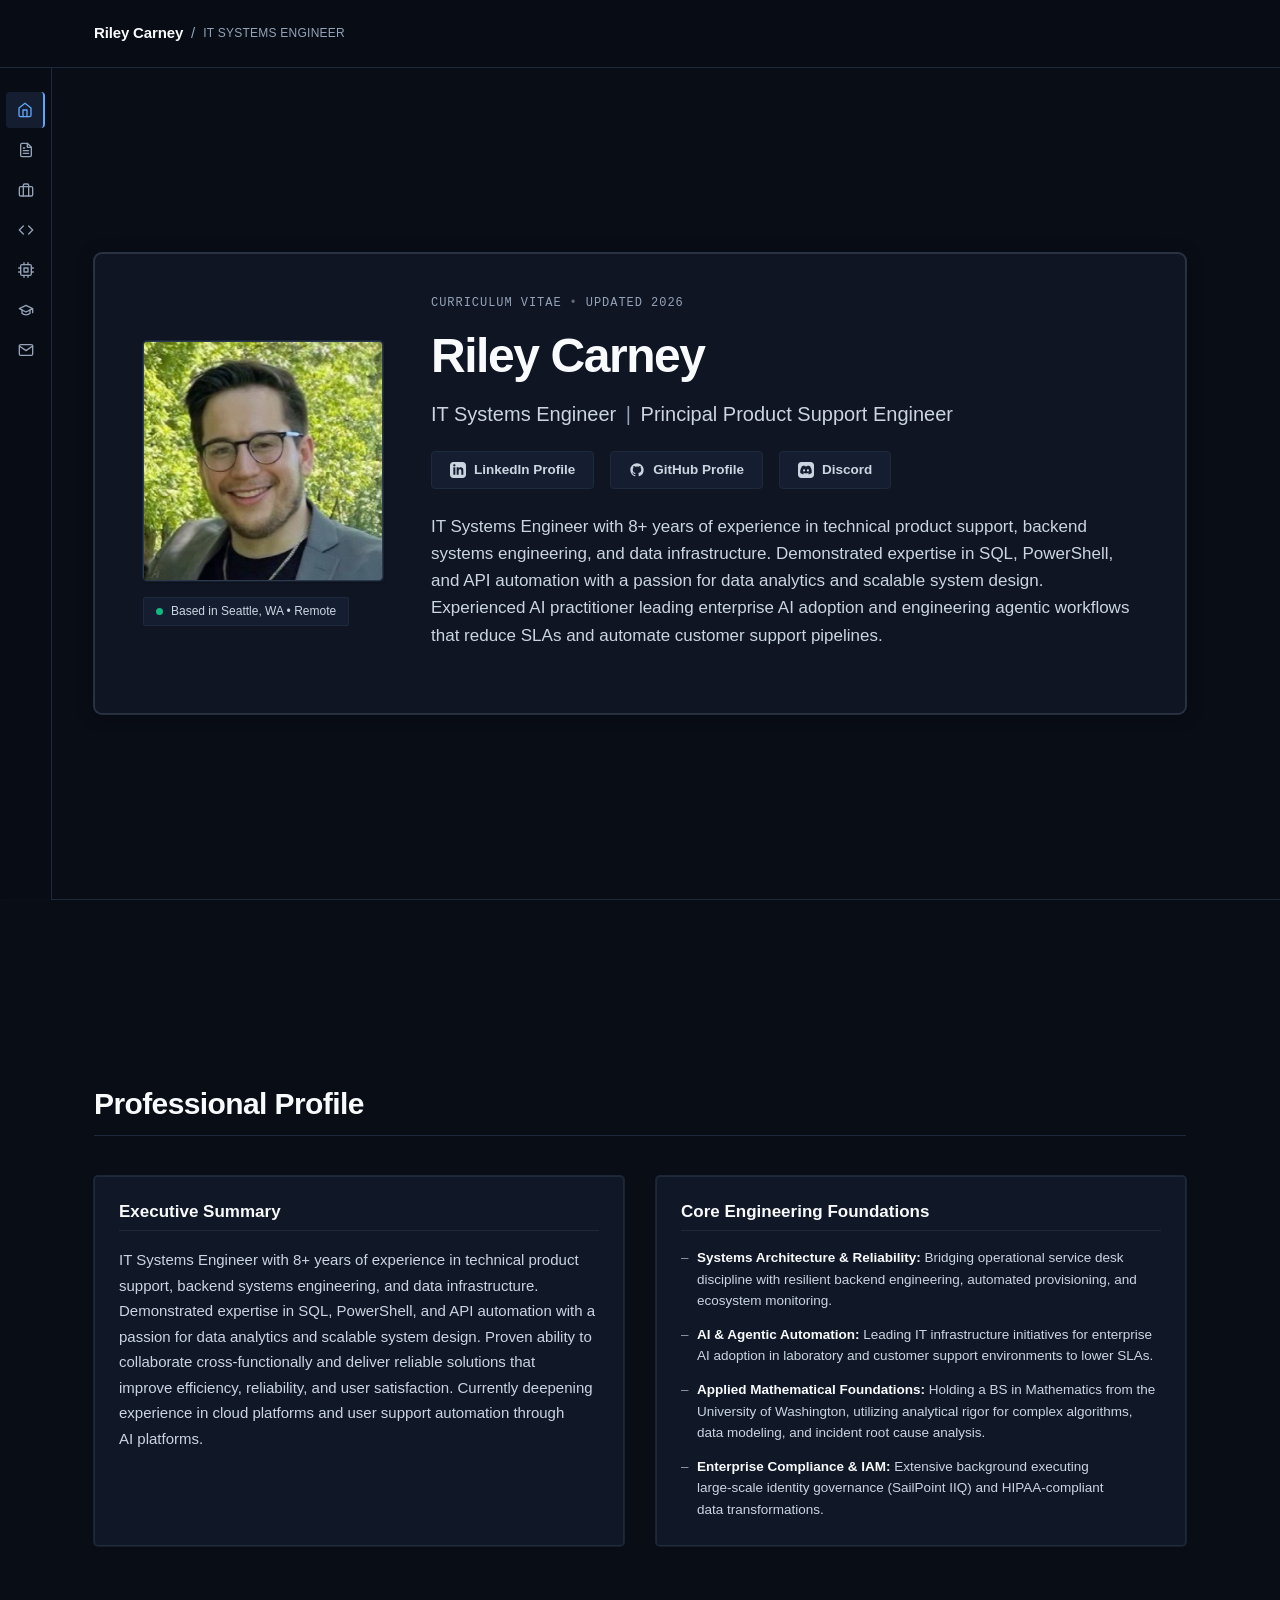
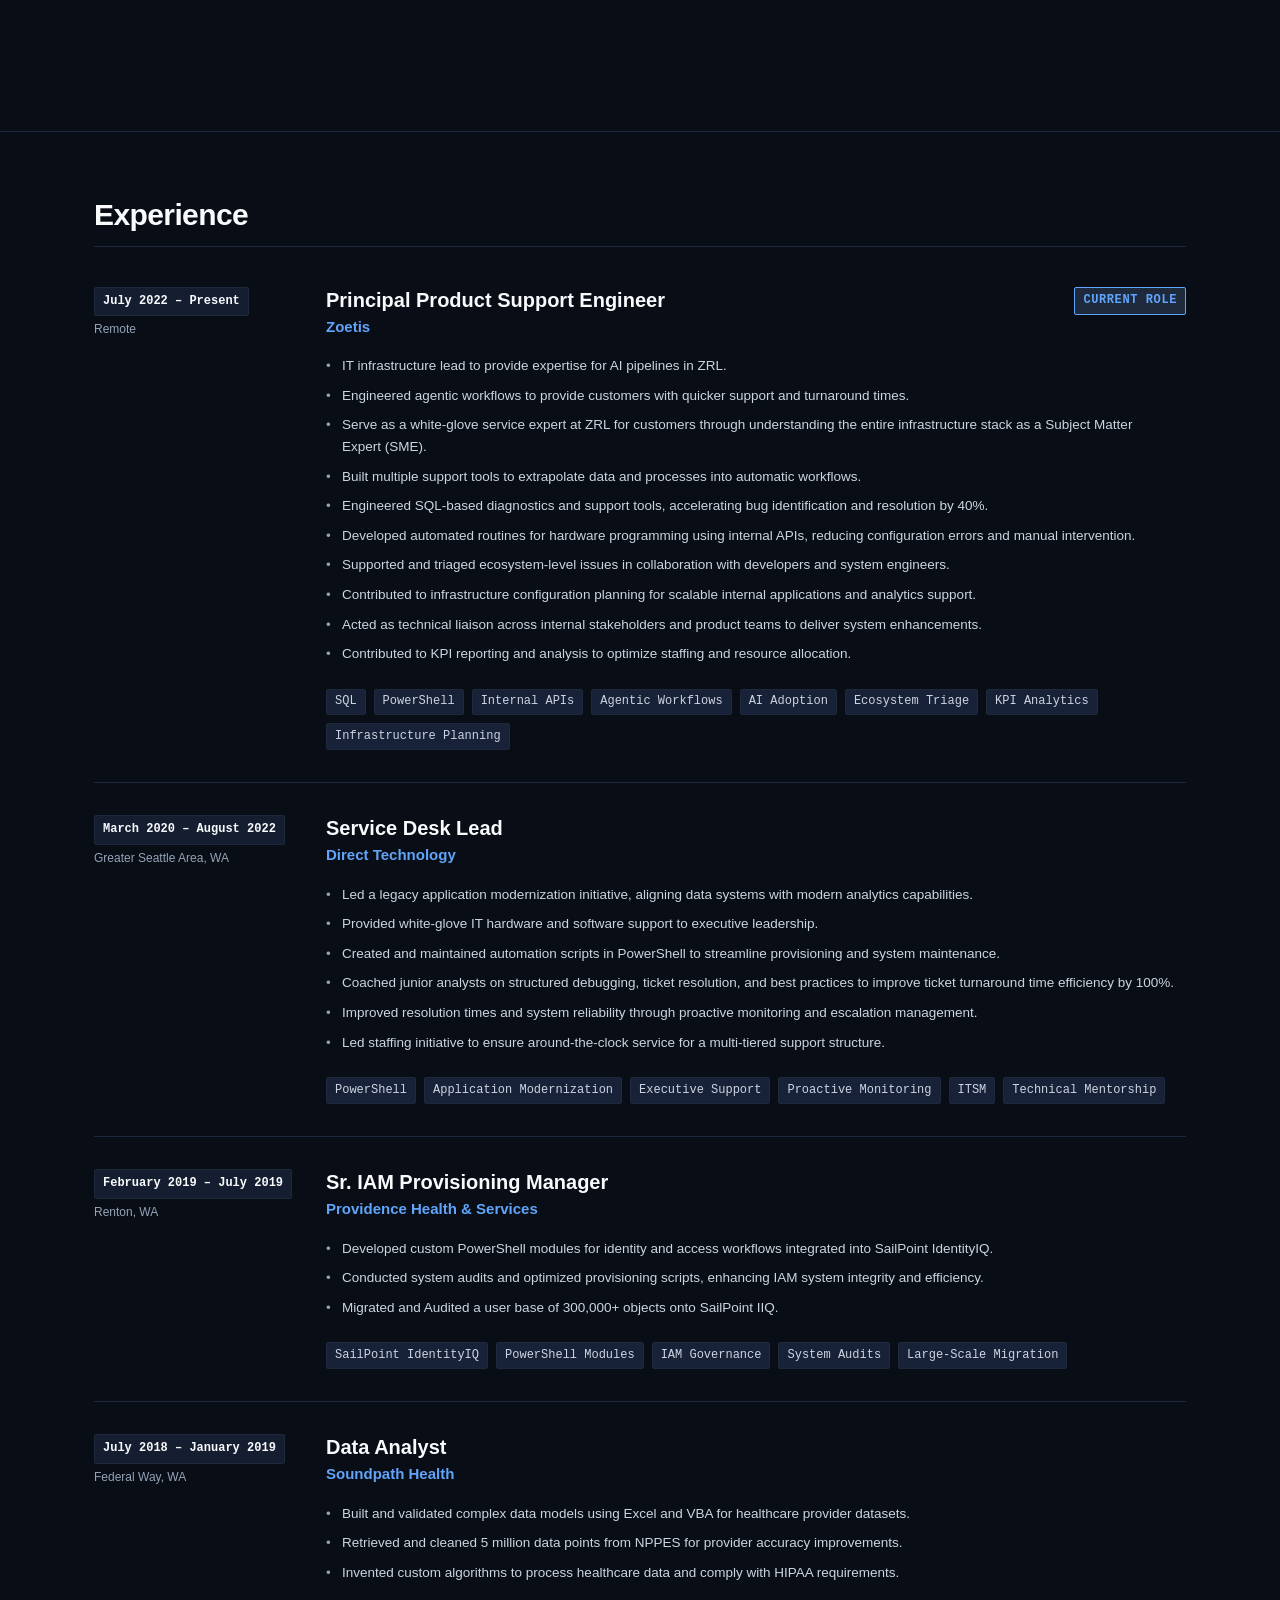
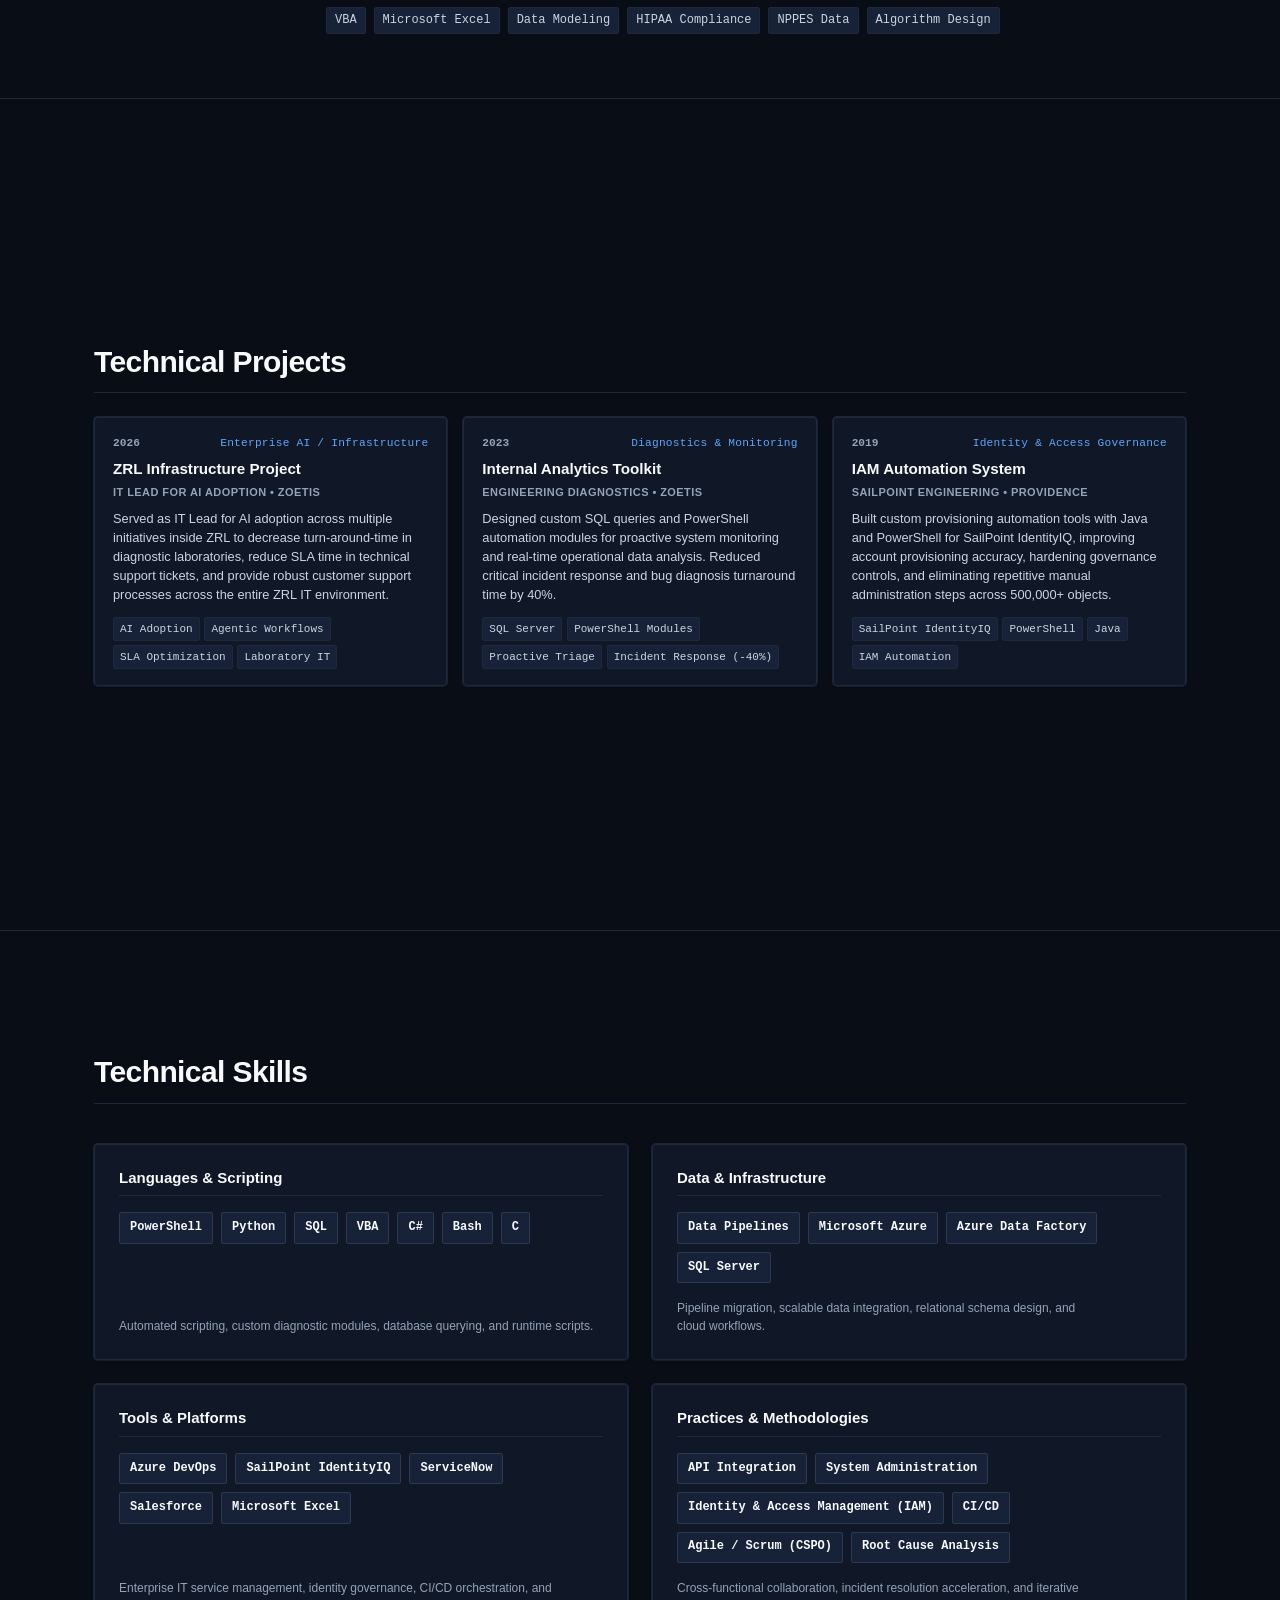
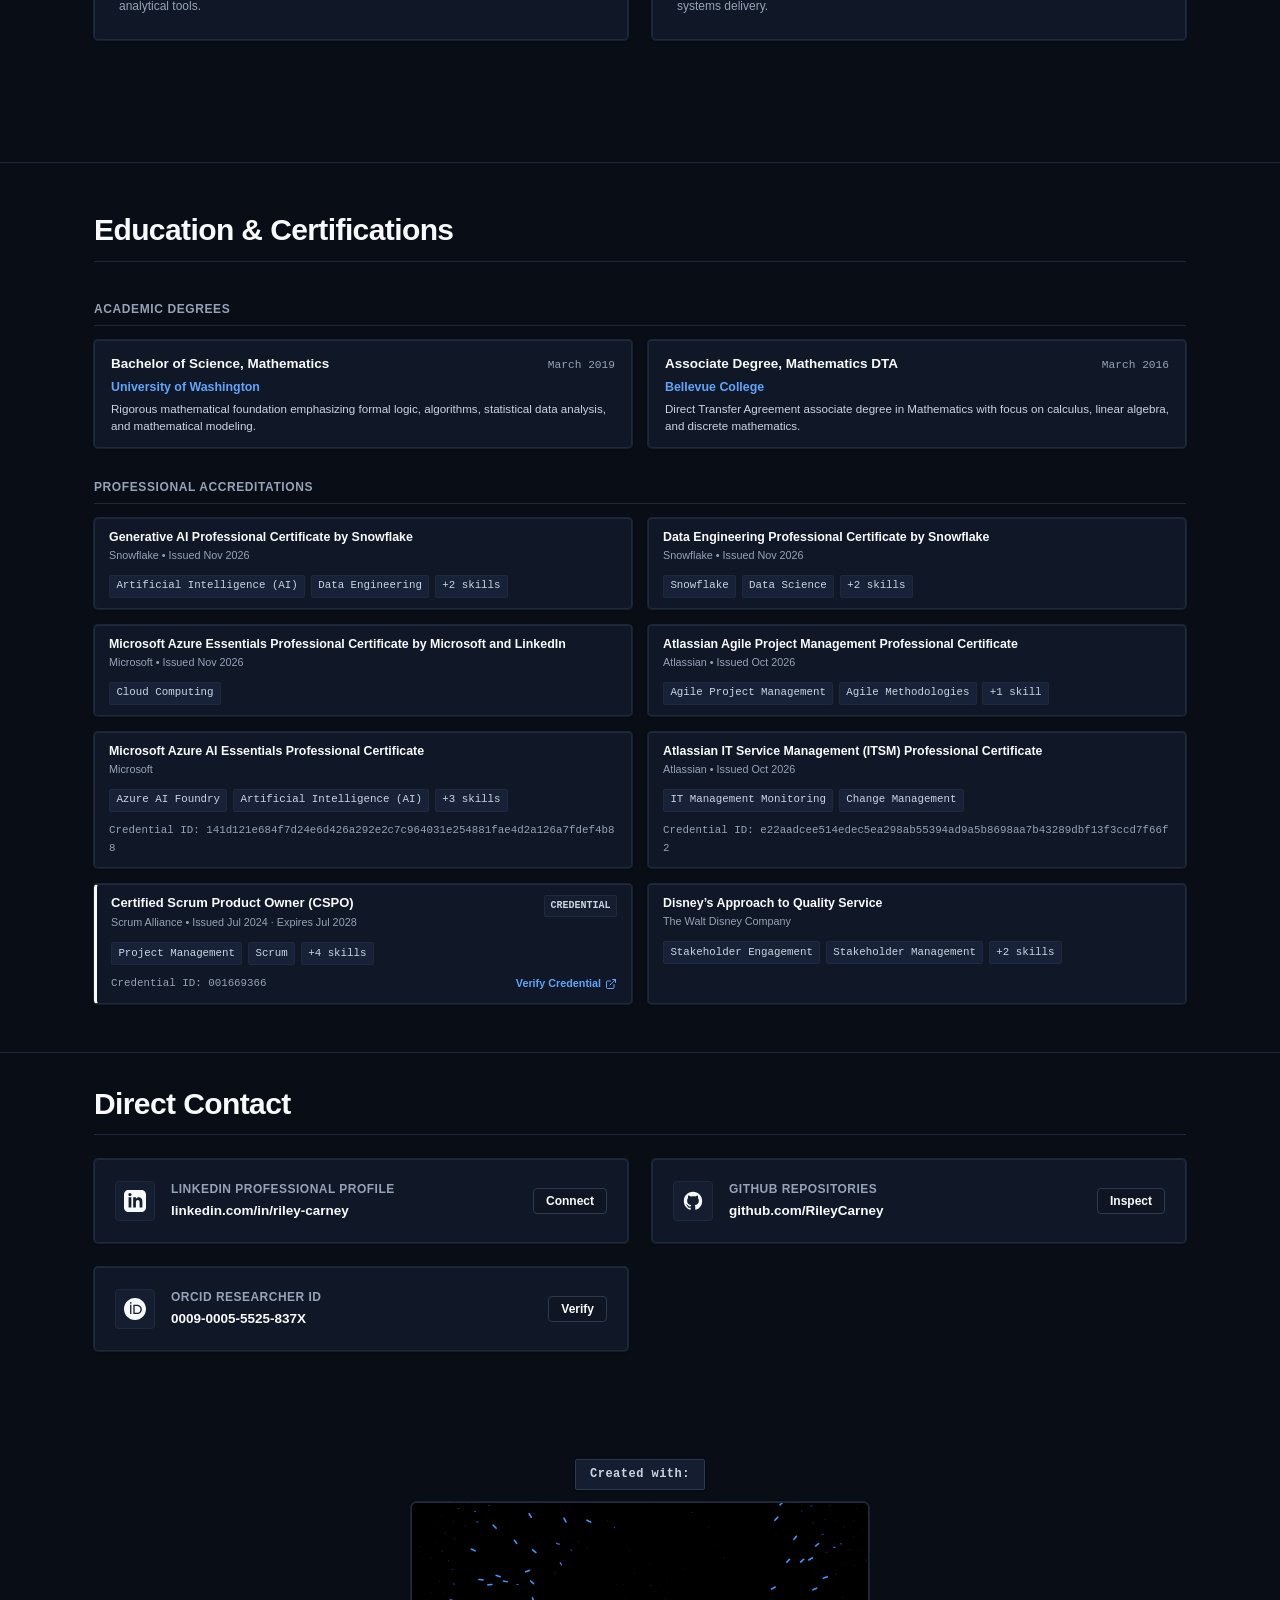
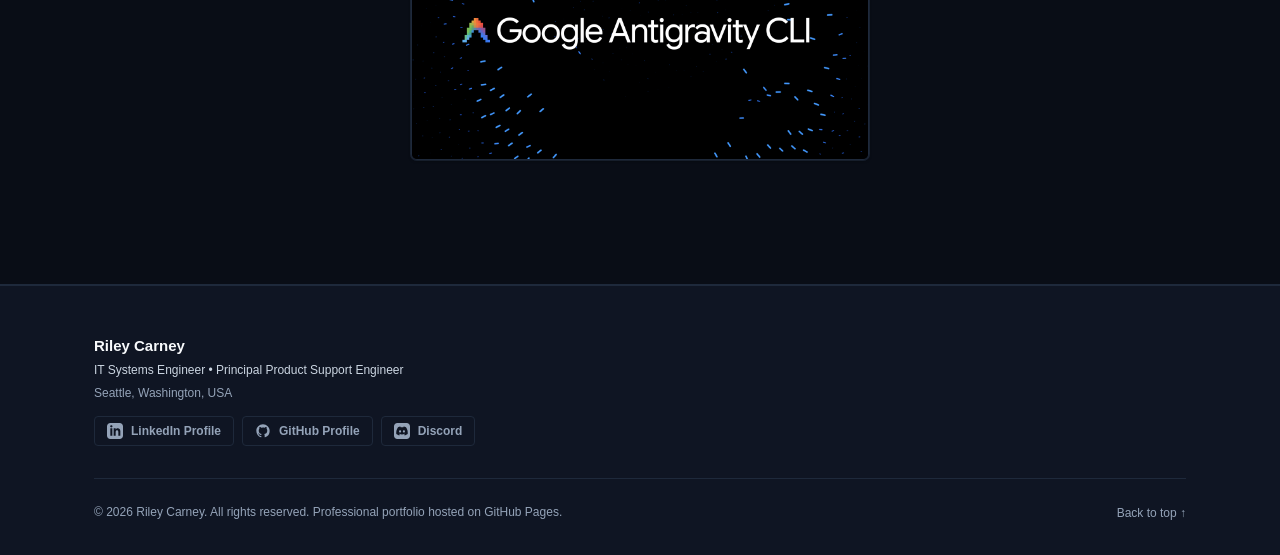
<file: consulting/index.html>
<!DOCTYPE html>
<html lang="en">
<head>
  <meta charset="UTF-8" />
  <meta http-equiv="refresh" content="0; url=../" />
  <link rel="canonical" href="https://rileycarney.github.io/" />
  <title>Riley Carney — Systems &amp; Technical Consulting</title>
  <script>
    window.location.replace('../');
  </script>
</head>
<body>
  <p>Redirecting to <a href="../">Riley Carney Systems &amp; Technical Consulting</a>...</p>
</body>
</html>
</file>
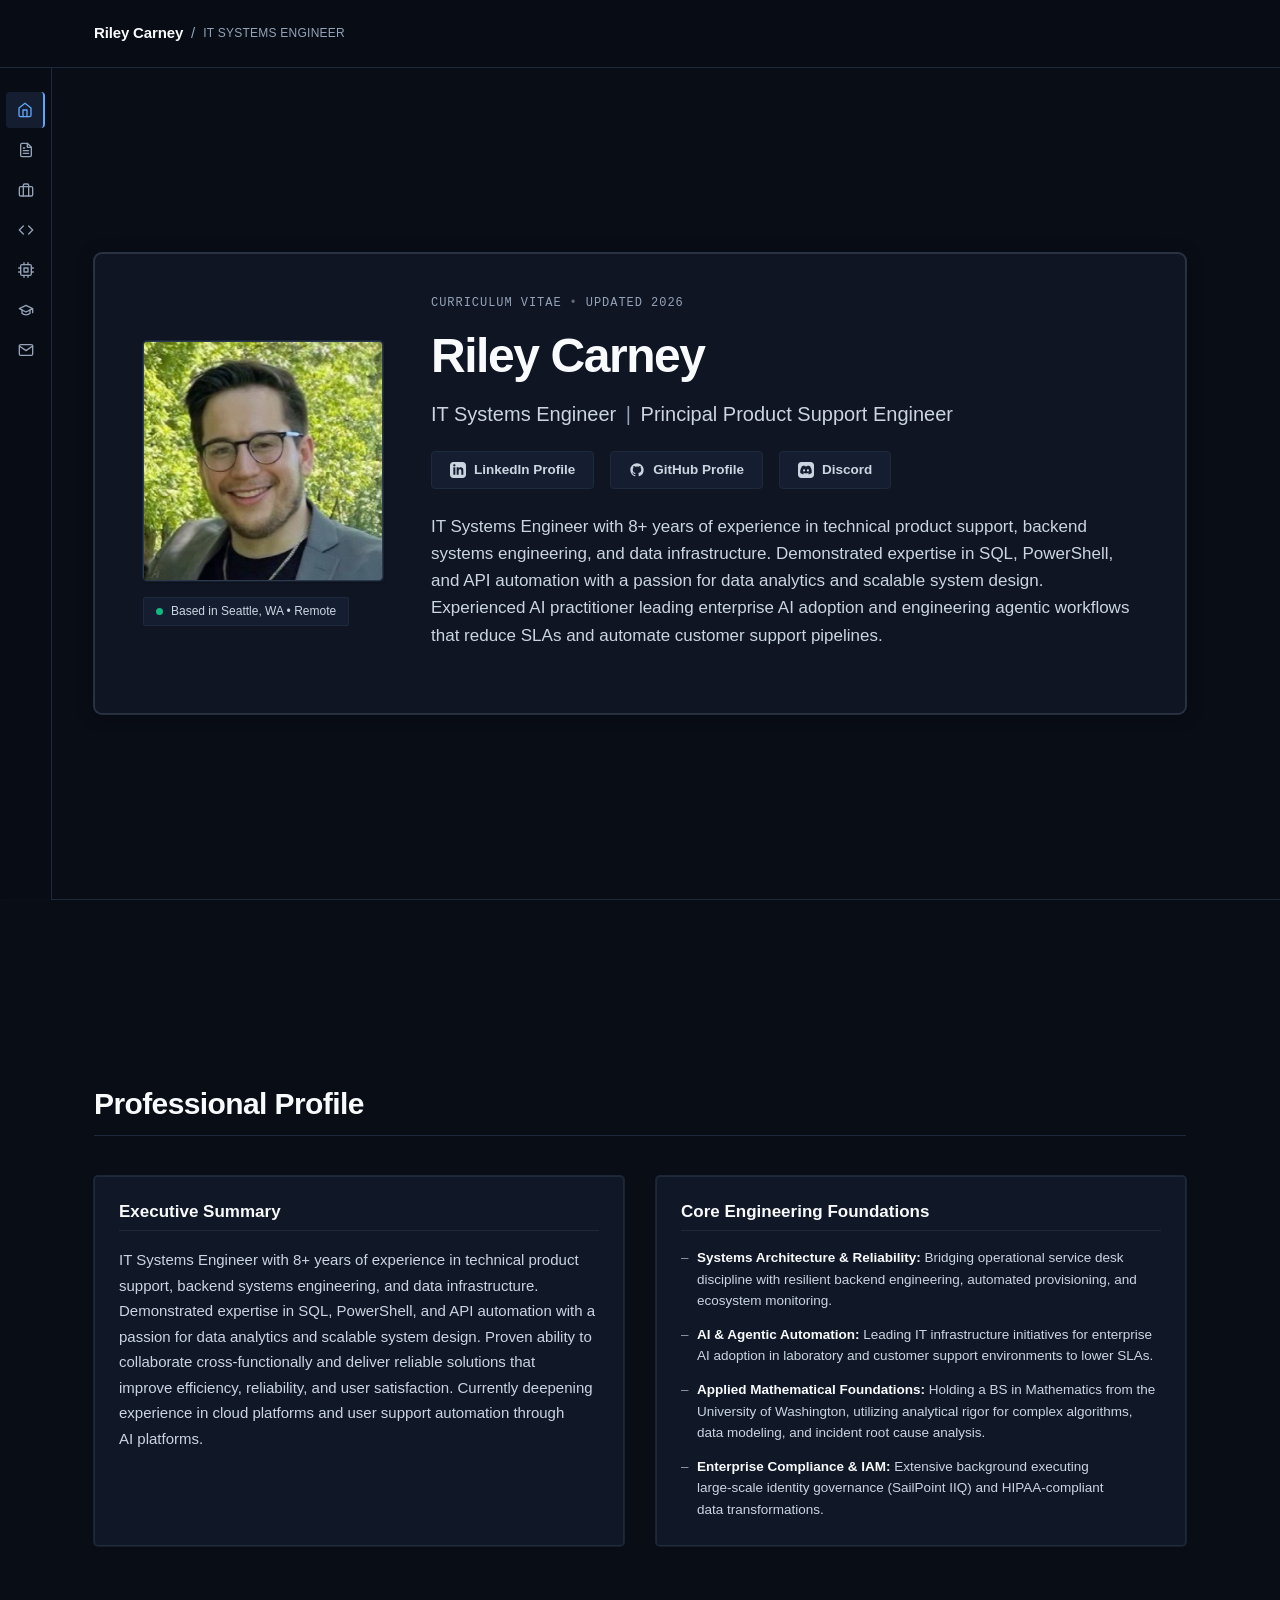
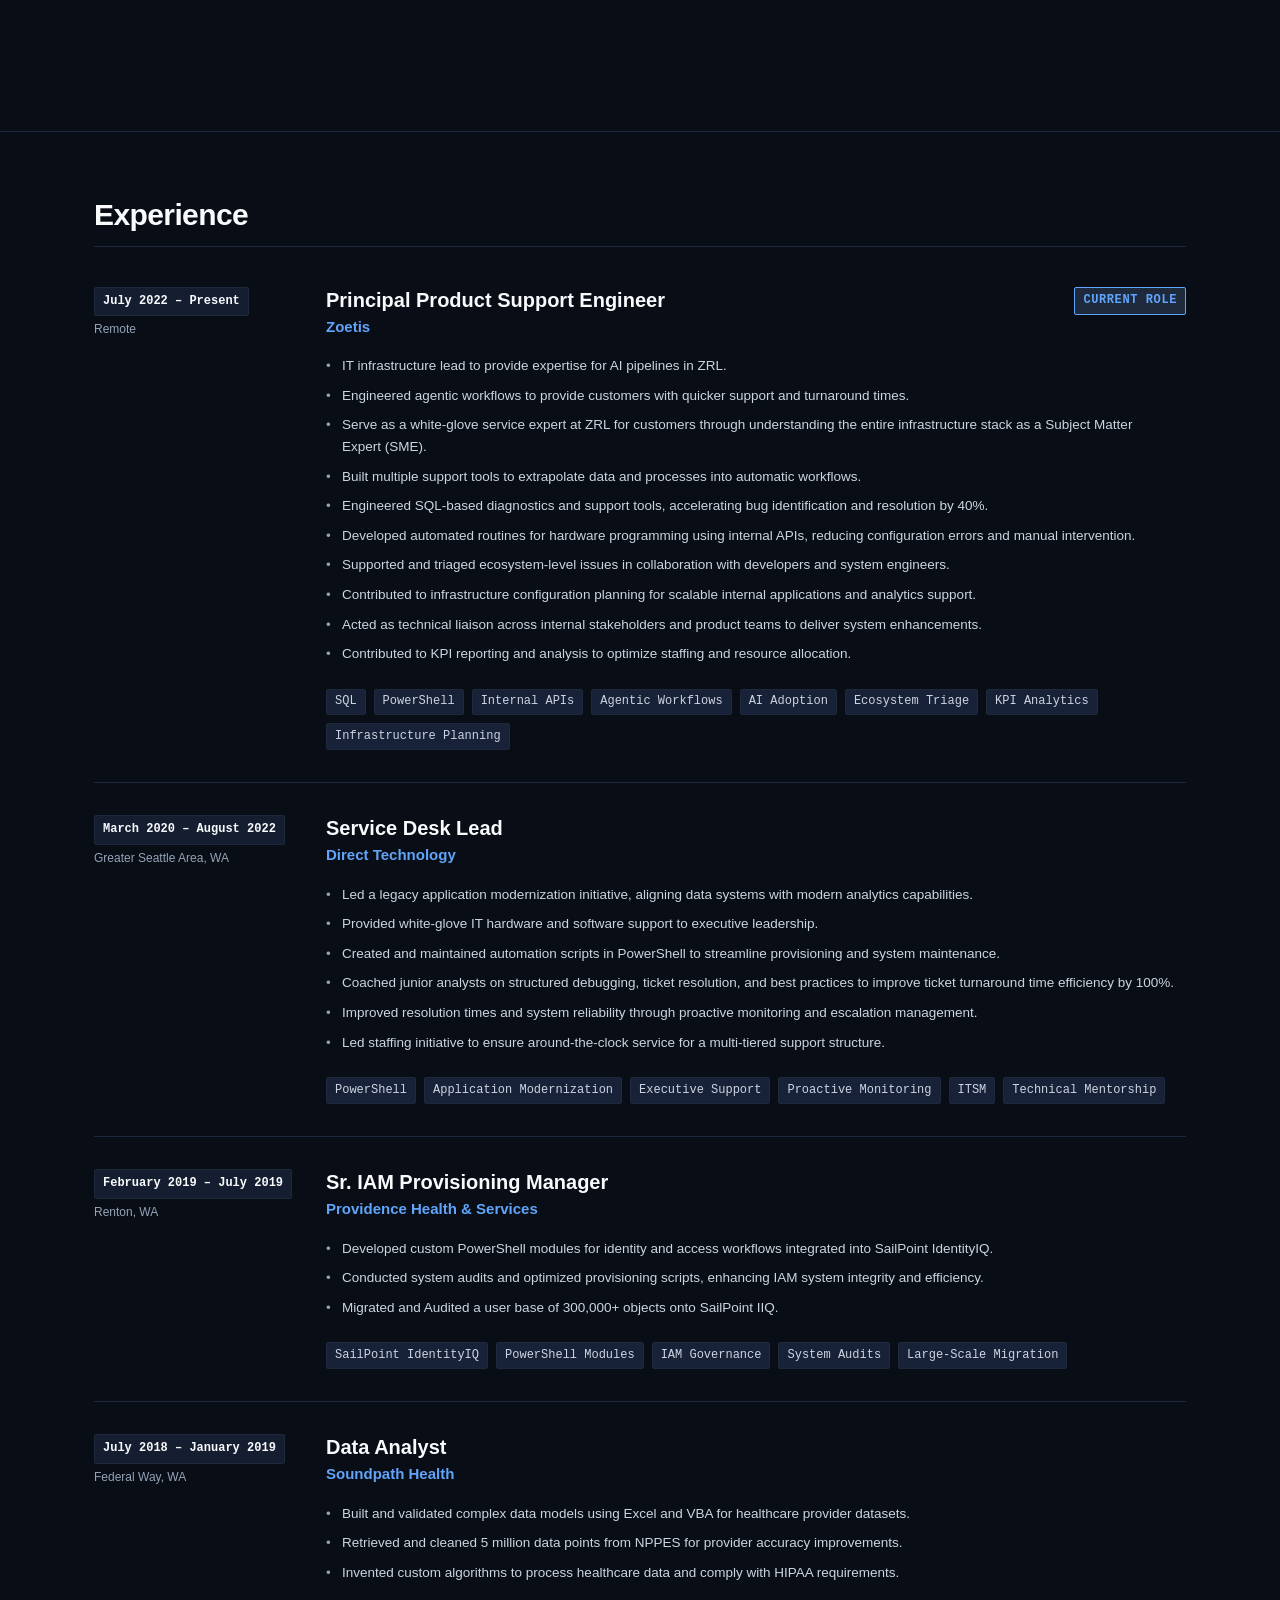
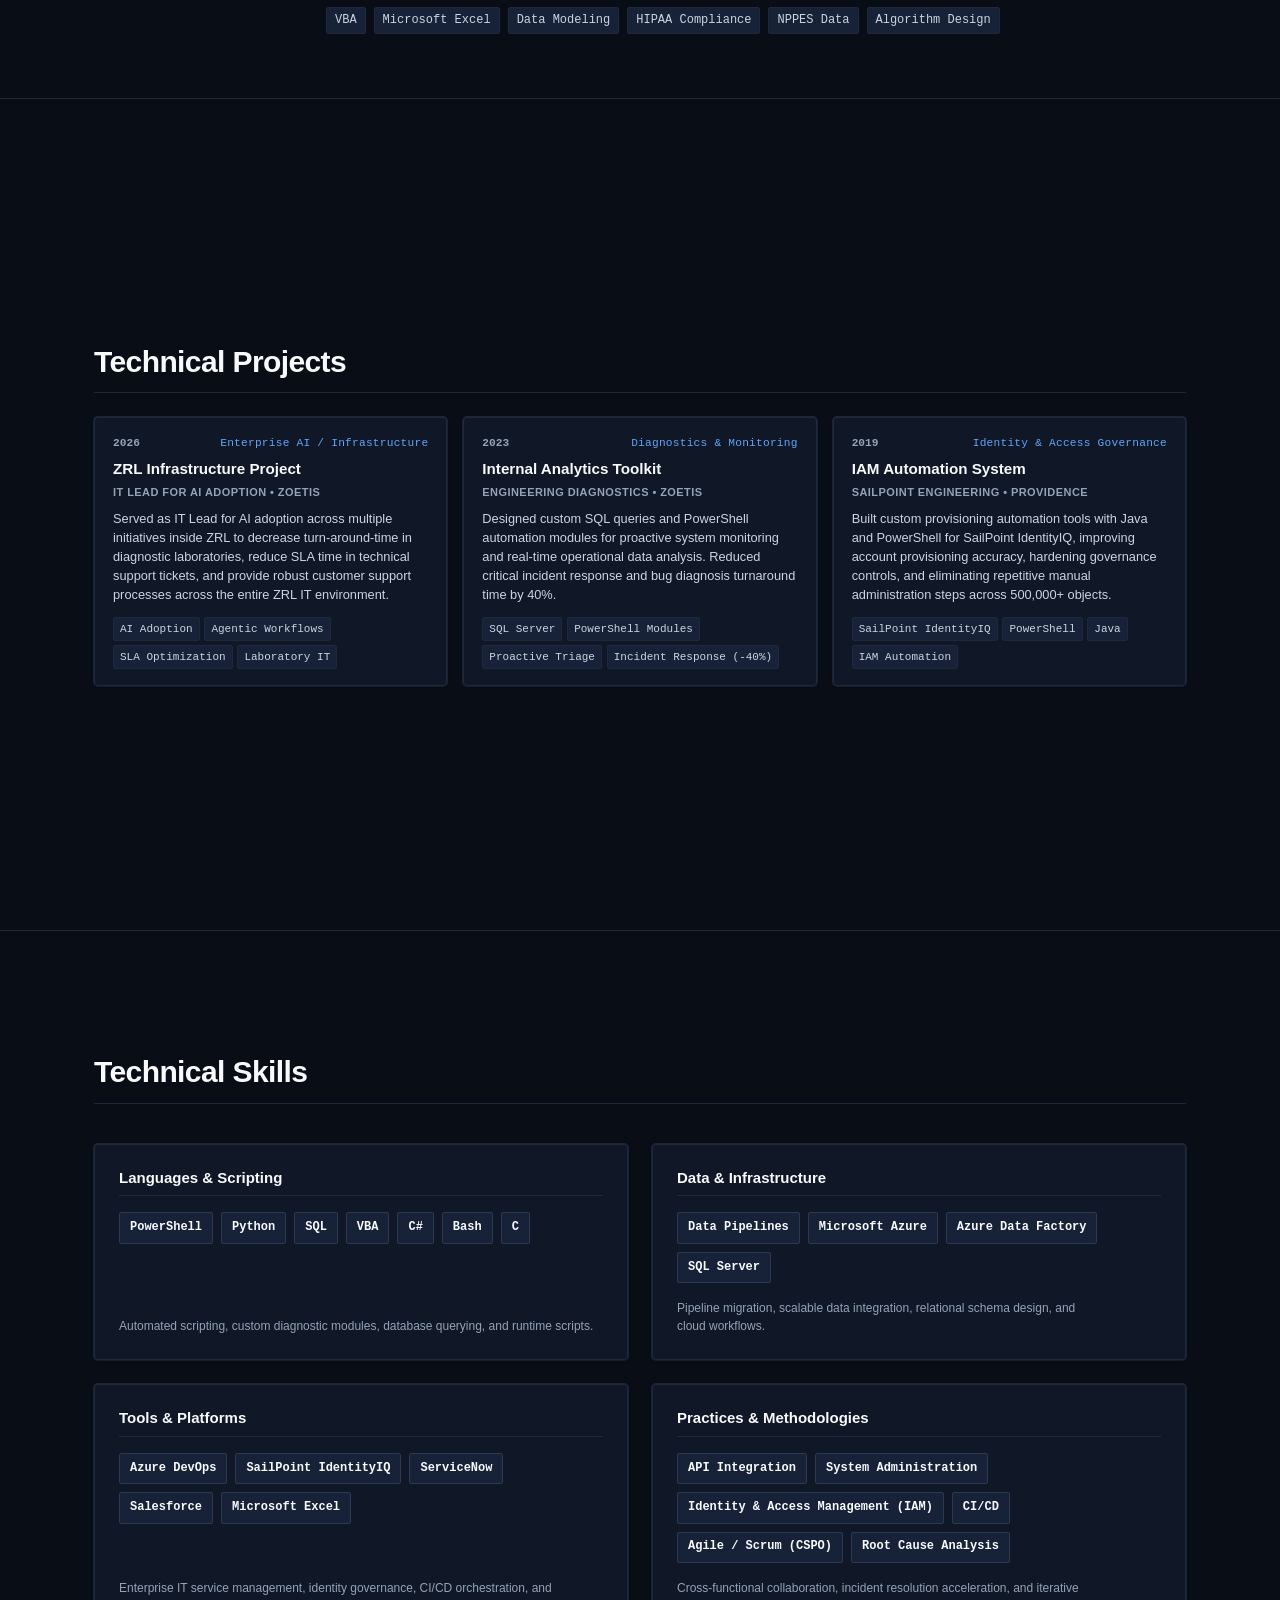
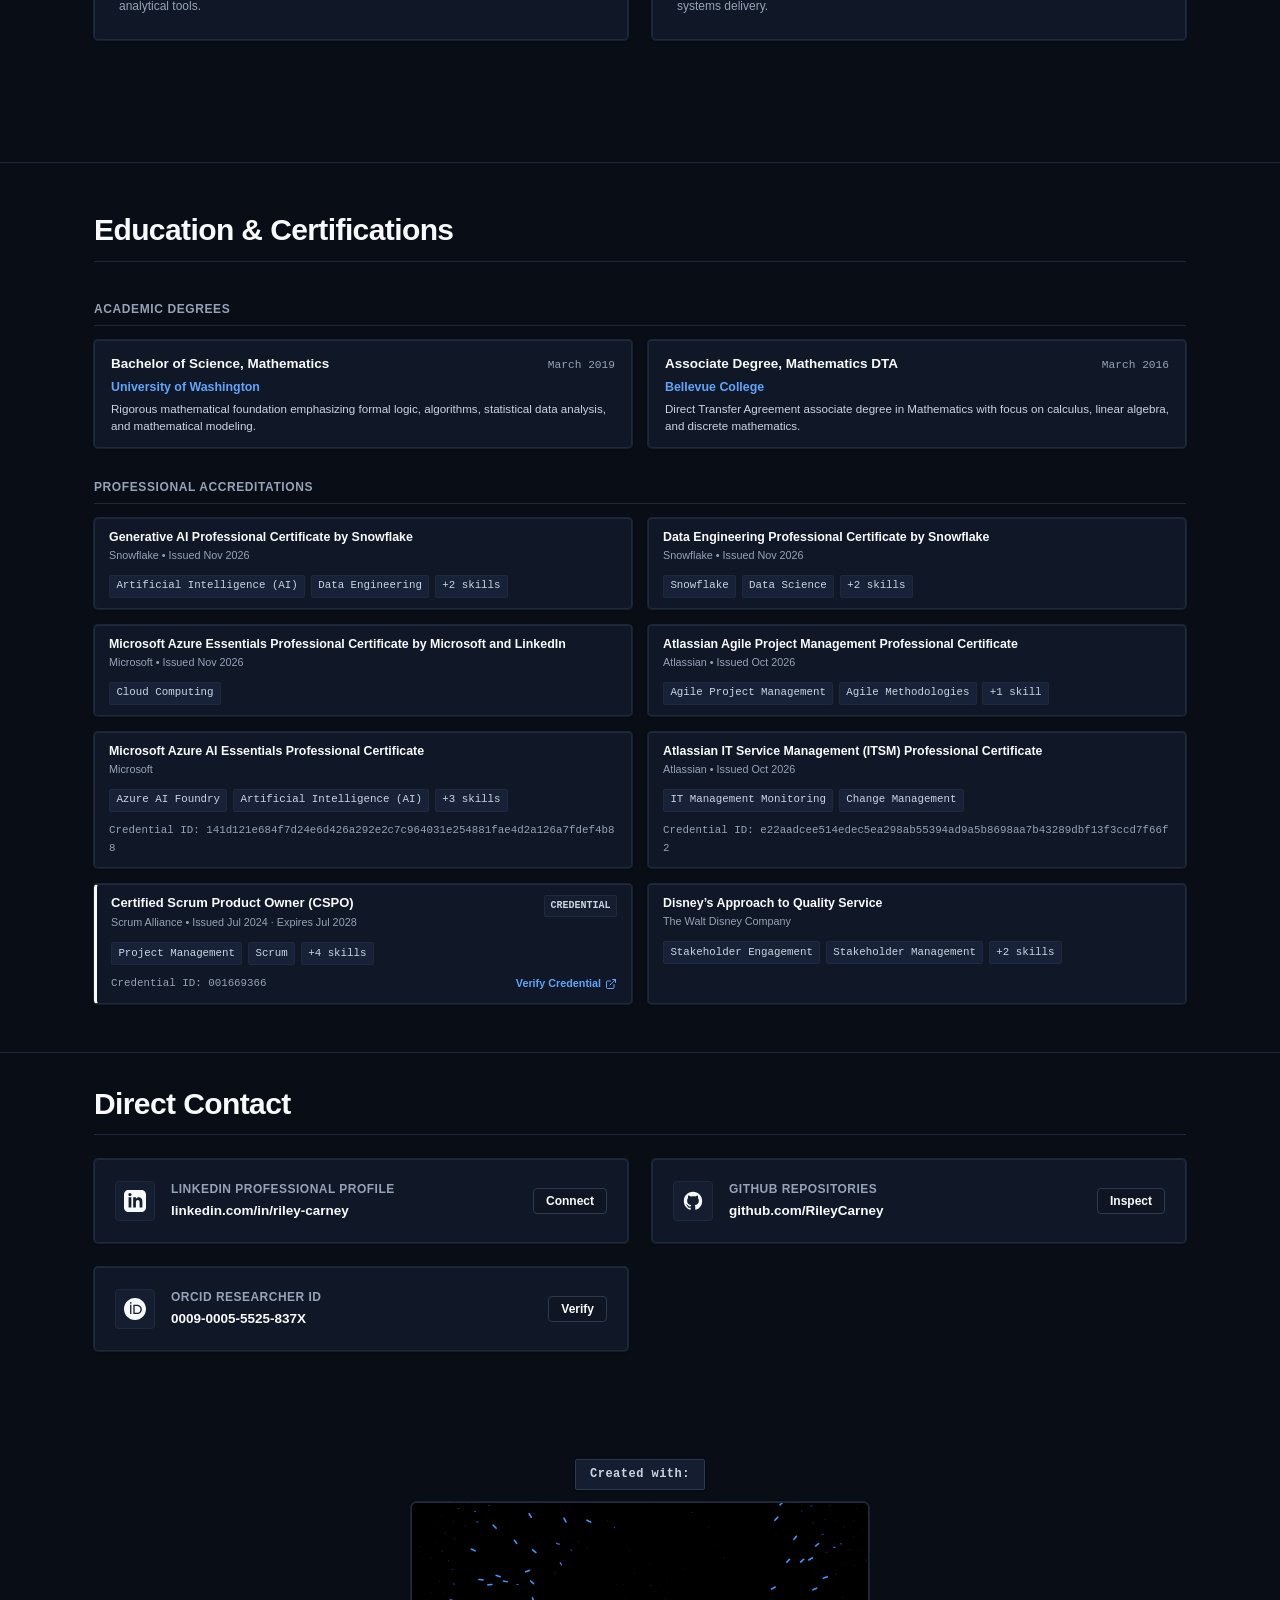
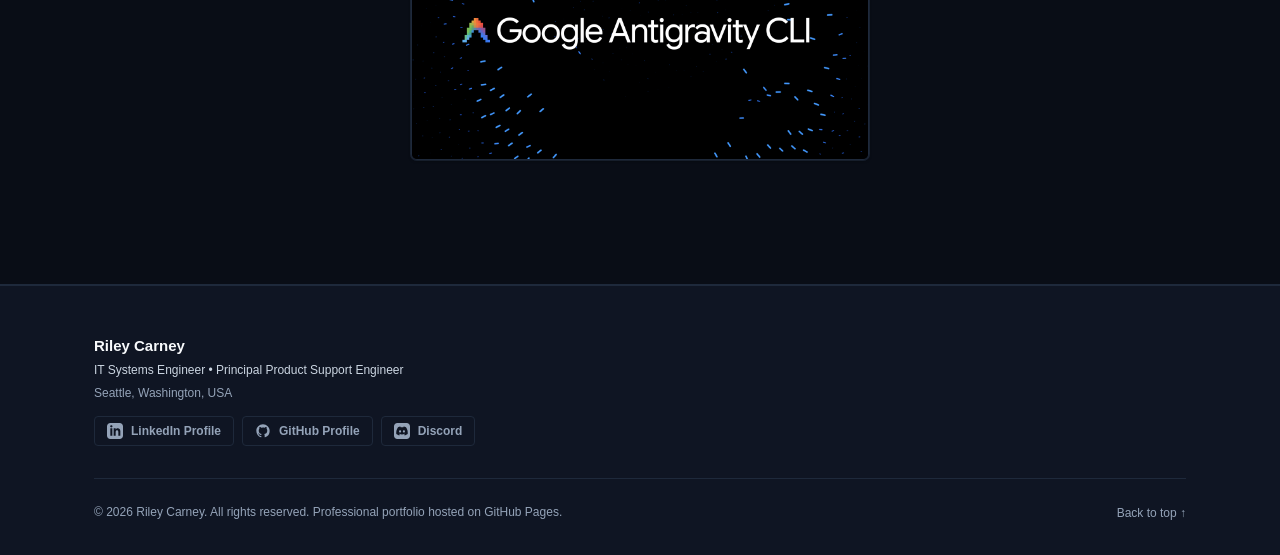
<file: consulting.html>
<!DOCTYPE html>
<html lang="en">
<head>
  <meta charset="UTF-8" />
  <meta http-equiv="refresh" content="0; url=./" />
  <link rel="canonical" href="https://rileycarney.github.io/" />
  <title>Riley Carney — Systems &amp; Technical Consulting</title>
  <script>
    window.location.replace('./');
  </script>
</head>
<body>
  <p>Redirecting to <a href="./">Riley Carney Systems &amp; Technical Consulting</a>...</p>
</body>
</html>
</file>
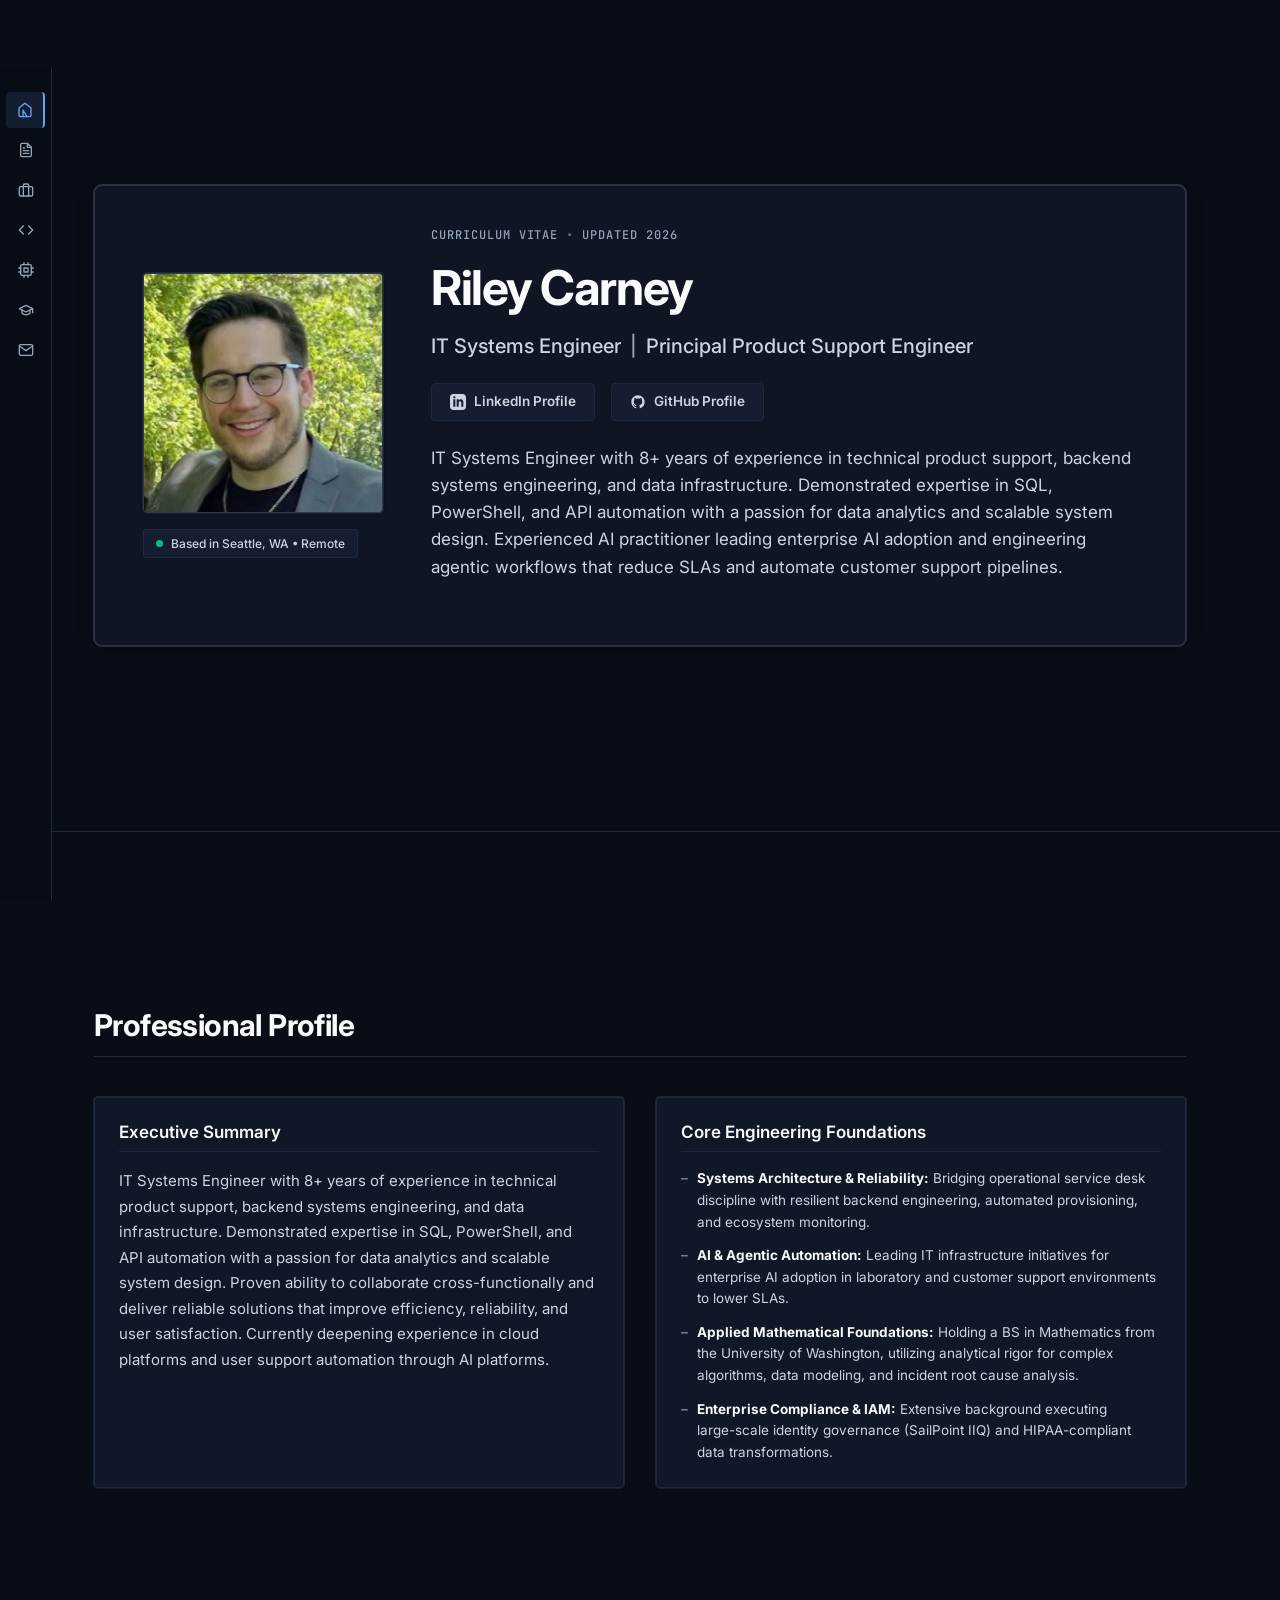
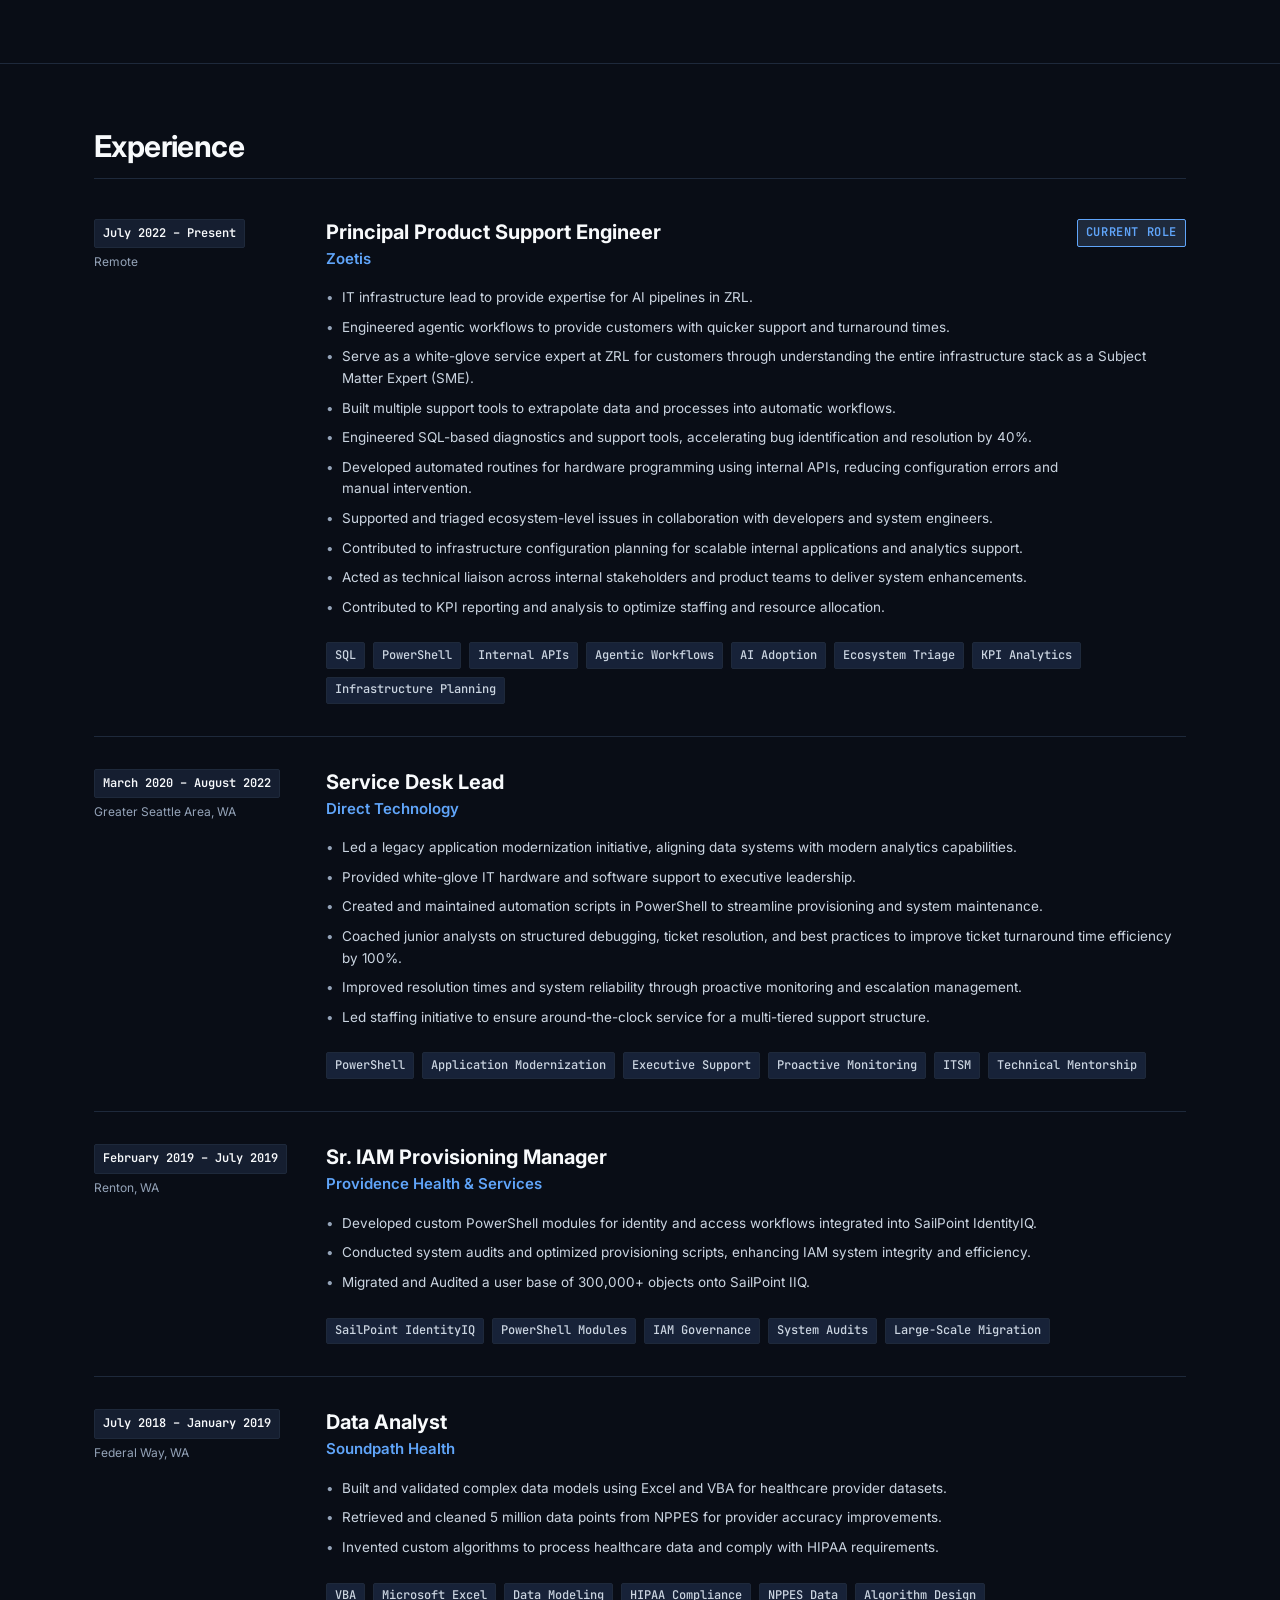
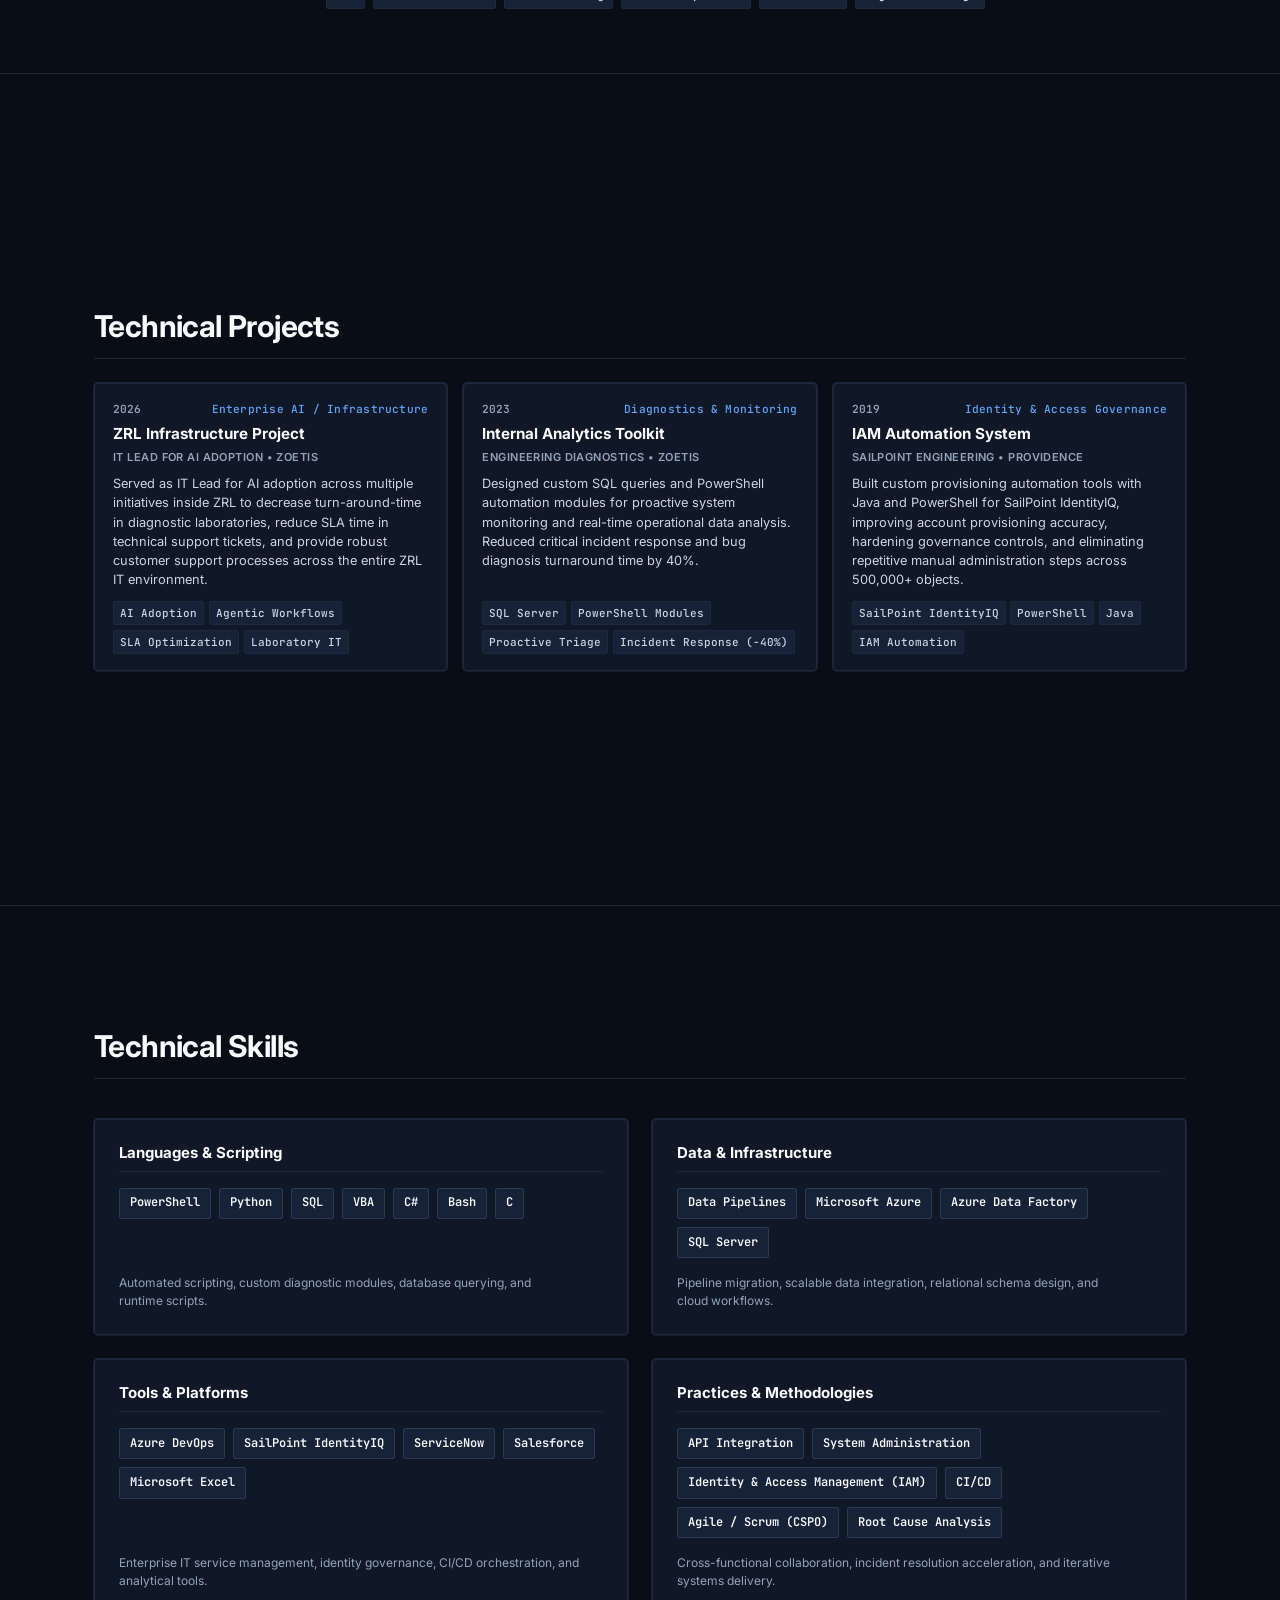
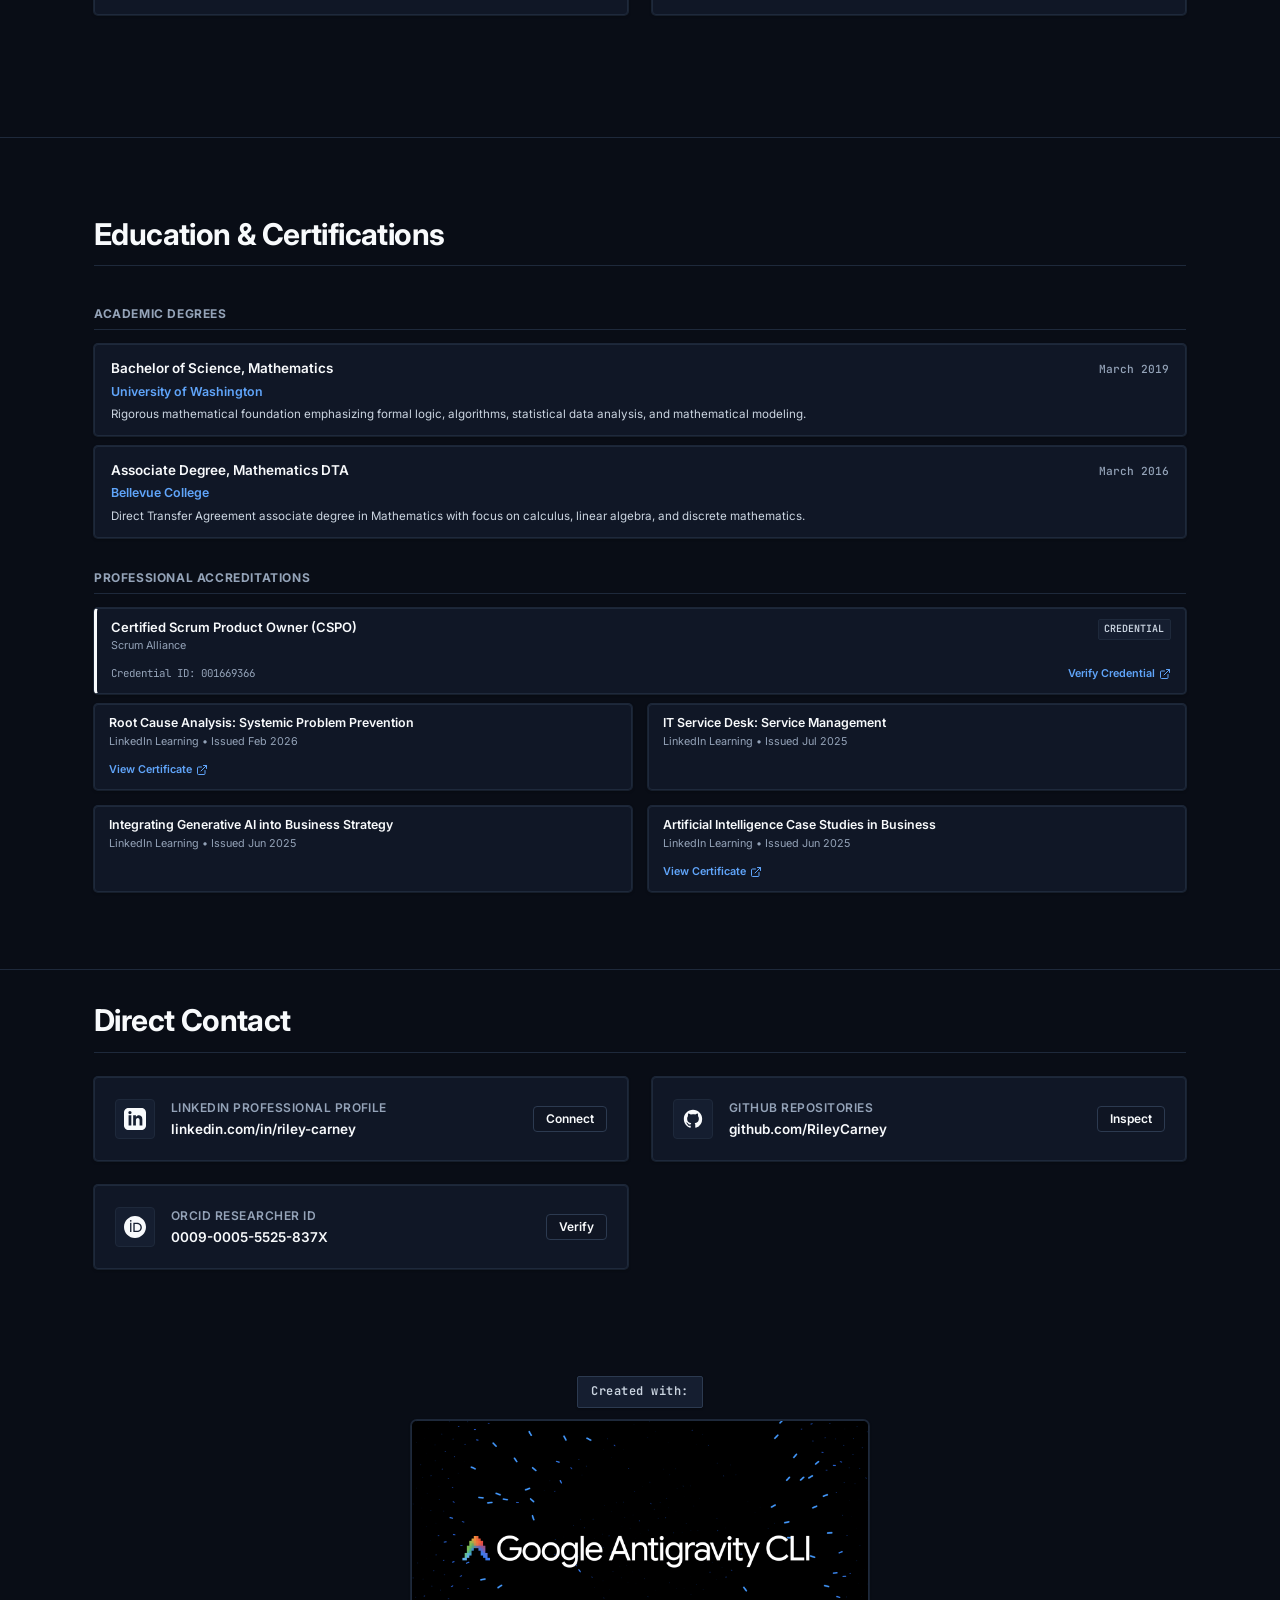
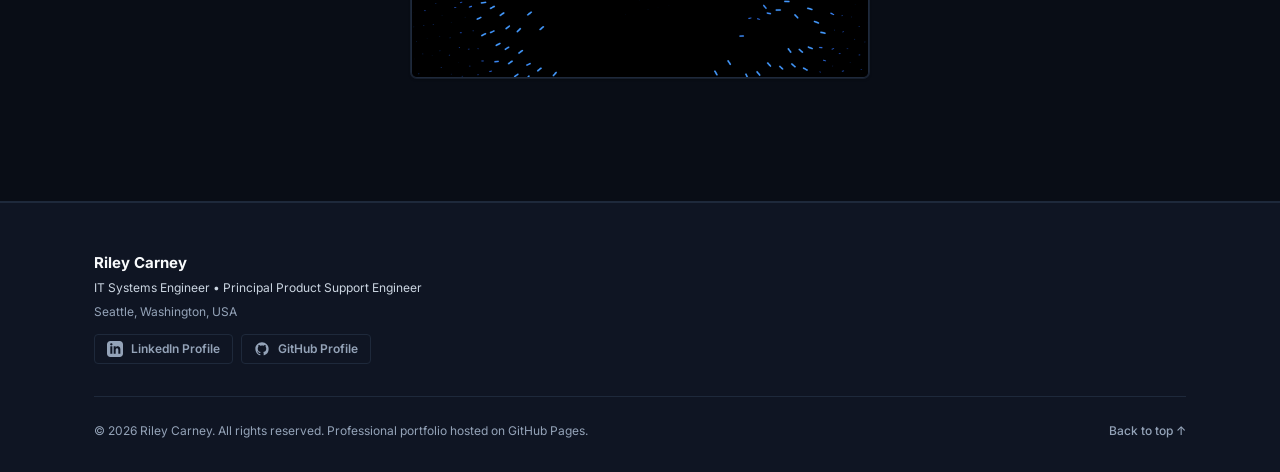
<file: profile.html>
<!DOCTYPE html>
<html lang="en" data-theme="dark">
<head>
  <meta charset="UTF-8" />
  <meta name="viewport" content="width=device-width, initial-scale=1.0" />
  <meta name="color-scheme" content="dark" />

  <!-- Primary Meta Tags -->
  <title>Riley Carney — IT Systems Engineer &amp; Principal Product Support Engineer</title>
  <meta name="title" content="Riley Carney — IT Systems Engineer &amp; Principal Product Support Engineer" />
  <meta name="description" content="Official portfolio and executive curriculum vitae for Riley Carney. IT Systems Engineer with 8+ years of experience in backend systems engineering, data infrastructure, SQL, PowerShell, and AI-enabled workflows. Seattle, WA." />
  <meta name="author" content="Riley Carney" />
  <meta name="keywords" content="Riley Carney, IT Systems Engineer, Principal Product Support Engineer, Systems Engineering, Data Infrastructure, PowerShell, SQL, Microsoft Azure, SailPoint IdentityIQ, Agentic Workflows, AI Adoption, CSPO, Seattle WA" />
  <link rel="canonical" href="https://rileycarney.github.io/profile.html" />

  <!-- Open Graph / Facebook -->
  <meta property="og:type" content="profile" />
  <meta property="og:url" content="https://rileycarney.github.io/profile.html" />
  <meta property="og:title" content="Riley Carney — IT Systems Engineer &amp; Principal Product Support Engineer" />
  <meta property="og:description" content="8+ years engineering backend systems, scalable data infrastructure, PowerShell and API automation, and AI adoption workflows. Seattle, WA." />
  <meta property="og:image" content="https://rileycarney.github.io/assets/profile.jpg" />
  <meta property="profile:first_name" content="Riley" />
  <meta property="profile:last_name" content="Carney" />

  <!-- Twitter Card -->
  <meta name="twitter:card" content="summary" />
  <meta name="twitter:url" content="https://rileycarney.github.io/profile.html" />
  <meta name="twitter:title" content="Riley Carney — IT Systems Engineer" />
  <meta name="twitter:description" content="Official engineering portfolio for Riley Carney. Seattle, WA." />
  <meta name="twitter:image" content="https://rileycarney.github.io/assets/profile.jpg" />

  <!-- Schema.org JSON-LD -->
  <script type="application/ld+json">
  {
    "@context": "https://schema.org",
    "@type": "Person",
    "name": "Riley Carney",
    "jobTitle": "Principal Product Support Engineer",
    "worksFor": {
      "@type": "Organization",
      "name": "Zoetis"
    },
    "address": {
      "@type": "PostalAddress",
      "addressLocality": "Seattle",
      "addressRegion": "WA",
      "addressCountry": "US"
    },

    "url": "https://rileycarney.github.io",
    "image": "https://rileycarney.github.io/assets/profile.jpg",
    "sameAs": [
      "https://www.linkedin.com/in/riley-carney",
      "https://github.com/RileyCarney"
    ],
    "alumniOf": [
      {
        "@type": "EducationalOrganization",
        "name": "University of Washington",
        "credential": "Bachelor of Science, Mathematics"
      },
      {
        "@type": "EducationalOrganization",
        "name": "Bellevue College",
        "credential": "Associate Degree, Mathematics DTA"
      }
    ],
    "hasCredential": [
      {
        "@type": "EducationalOccupationalCredential",
        "name": "Certified Scrum Product Owner (CSPO)",
        "credentialCategory": "Certification",
        "recognizedBy": {
          "@type": "Organization",
          "name": "Scrum Alliance"
        }
      }
    ]
  }
  </script>

  <!-- Preconnect to Google Fonts -->
  <link rel="preconnect" href="https://fonts.googleapis.com" />
  <link rel="preconnect" href="https://fonts.gstatic.com" crossorigin />
  <link href="https://fonts.googleapis.com/css2?family=Inter:wght@400;500;600;700&family=JetBrains+Mono:wght@400;500;600&display=swap" rel="stylesheet" />

  <!-- Stylesheet -->
  <link rel="stylesheet" href="css/style.css?v=1.6" />
</head>
<body>

  <!-- Accessible Skip Link -->
  <a href="#main-content" class="skip-link">Skip to main content</a>

  <!-- Floating Mobile Menu Button -->
  <button id="mobile-menu-btn" class="mobile-menu-btn" aria-label="Open navigation menu" aria-expanded="false" aria-controls="mobile-nav">
    <span class="hamburger-line"></span>
    <span class="hamburger-line"></span>
    <span class="hamburger-line"></span>
  </button>

  <!-- Mobile Navigation Drawer -->
  <nav id="mobile-nav" class="mobile-nav" aria-label="Mobile Navigation">
    <div class="mobile-nav-inner">
      <div class="mobile-brand-box">
        <span class="mobile-brand-name">Riley Carney</span>
        <span class="mobile-brand-sub">IT Systems Engineer</span>
      </div>
      <ul class="mobile-nav-menu">
        <li><a href="#hero" class="mobile-nav-link">Home</a></li>
        <li><a href="#summary" class="mobile-nav-link">Summary</a></li>
        <li><a href="#experience" class="mobile-nav-link">Experience</a></li>
        <li><a href="#projects" class="mobile-nav-link">Projects</a></li>
        <li><a href="#skills" class="mobile-nav-link">Skills</a></li>
        <li><a href="#education" class="mobile-nav-link">Education &amp; Certs</a></li>
        <li><a href="#contact" class="mobile-nav-link">Contact</a></li>
      </ul>
    </div>
  </nav>

  <!-- ====================================================
       LEFT NAVIGATION BAR (PROFILE SECTIONS)
       ==================================================== -->
  <aside id="left-sidebar" class="left-sidebar" aria-label="Section Navigation">
    <nav class="sidebar-nav" aria-label="Sections">
      <ul class="sidebar-menu">
        <li>
          <a href="#hero" class="sidebar-link active" data-label="Home" aria-current="true">
            <span class="sidebar-icon" aria-hidden="true">
              <svg width="18" height="18" viewBox="0 0 24 24" fill="none" stroke="currentColor" stroke-width="2" stroke-linecap="round" stroke-linejoin="round">
                <path d="M3 9l9-7 9 7v11a2 2 0 0 1-2 2H5a2 2 0 0 1-2-2z"></path>
                <polyline points="9 22 9 12 15 22"></polyline>
              </svg>
            </span>
            <span class="sidebar-label">Home</span>
          </a>
        </li>
        <li>
          <a href="#summary" class="sidebar-link" data-label="Summary">
            <span class="sidebar-icon" aria-hidden="true">
              <svg width="18" height="18" viewBox="0 0 24 24" fill="none" stroke="currentColor" stroke-width="2" stroke-linecap="round" stroke-linejoin="round">
                <path d="M14 2H6a2 2 0 0 0-2 2v16a2 2 0 0 0 2 2h12a2 2 0 0 0 2-2V8z"></path>
                <polyline points="14 2 14 8 20 8"></polyline>
                <line x1="16" y1="13" x2="8" y2="13"></line>
                <line x1="16" y1="17" x2="8" y2="17"></line>
                <line x1="10" y1="9" x2="8" y2="9"></line>
              </svg>
            </span>
            <span class="sidebar-label">Summary</span>
          </a>
        </li>
        <li>
          <a href="#experience" class="sidebar-link" data-label="Experience">
            <span class="sidebar-icon" aria-hidden="true">
              <svg width="18" height="18" viewBox="0 0 24 24" fill="none" stroke="currentColor" stroke-width="2" stroke-linecap="round" stroke-linejoin="round">
                <rect x="2" y="7" width="20" height="14" rx="2" ry="2"></rect>
                <path d="M16 21V5a2 2 0 0 0-2-2h-4a2 2 0 0 0-2 2v16"></path>
              </svg>
            </span>
            <span class="sidebar-label">Experience</span>
          </a>
        </li>
        <li>
          <a href="#projects" class="sidebar-link" data-label="Projects">
            <span class="sidebar-icon" aria-hidden="true">
              <svg width="18" height="18" viewBox="0 0 24 24" fill="none" stroke="currentColor" stroke-width="2" stroke-linecap="round" stroke-linejoin="round">
                <polyline points="16 18 22 12 16 6"></polyline>
                <polyline points="8 6 2 12 8 18"></polyline>
              </svg>
            </span>
            <span class="sidebar-label">Projects</span>
          </a>
        </li>
        <li>
          <a href="#skills" class="sidebar-link" data-label="Skills">
            <span class="sidebar-icon" aria-hidden="true">
              <svg width="18" height="18" viewBox="0 0 24 24" fill="none" stroke="currentColor" stroke-width="2" stroke-linecap="round" stroke-linejoin="round">
                <rect x="4" y="4" width="16" height="16" rx="2"></rect>
                <rect x="9" y="9" width="6" height="6"></rect>
                <line x1="9" y1="1" x2="9" y2="4"></line>
                <line x1="15" y1="1" x2="15" y2="4"></line>
                <line x1="9" y1="20" x2="9" y2="23"></line>
                <line x1="15" y1="20" x2="15" y2="23"></line>
                <line x1="20" y1="9" x2="23" y2="9"></line>
                <line x1="20" y1="15" x2="23" y2="15"></line>
                <line x1="1" y1="9" x2="4" y2="9"></line>
                <line x1="1" y1="15" x2="4" y2="15"></line>
              </svg>
            </span>
            <span class="sidebar-label">Skills</span>
          </a>
        </li>
        <li>
          <a href="#education" class="sidebar-link" data-label="Education">
            <span class="sidebar-icon" aria-hidden="true">
              <svg width="18" height="18" viewBox="0 0 24 24" fill="none" stroke="currentColor" stroke-width="2" stroke-linecap="round" stroke-linejoin="round">
                <path d="M22 10v6M2 10l10-5 10 5-10 5z"></path>
                <path d="M6 12v5c3 3 9 3 12 0v-5"></path>
              </svg>
            </span>
            <span class="sidebar-label">Education</span>
          </a>
        </li>
        <li>
          <a href="#contact" class="sidebar-link" data-label="Contact">
            <span class="sidebar-icon" aria-hidden="true">
              <svg width="18" height="18" viewBox="0 0 24 24" fill="none" stroke="currentColor" stroke-width="2" stroke-linecap="round" stroke-linejoin="round">
                <path d="M4 4h16c1.1 0 2 .9 2 2v12c0 1.1-.9 2-2 2H4c-1.1 0-2-.9-2-2V6c0-1.1.9-2 2-2z"></path>
                <polyline points="22,6 12,13 2,6"></polyline>
              </svg>
            </span>
            <span class="sidebar-label">Contact</span>
          </a>
        </li>
      </ul>
    </nav>
  </aside>

  <!-- ====================================================
       MAIN CONTENT
       ==================================================== -->
  <main id="main-content">

    <!-- ====================================================
         HERO / EXECUTIVE DOSSIER
         ==================================================== -->
    <section id="hero" class="hero-section" aria-label="Executive Profile">
      <div class="content-container">
        <div class="hero-grid">

          <!-- Left Column: Portrait & Verification -->
          <div class="hero-media-col">
            <div class="portrait-frame">
              <img
                src="assets/profile.jpg"
                alt="Riley Carney"
                class="portrait-img"
                width="240"
                height="240"
                loading="eager"
              />
            </div>
            <div class="status-indicator-box">
              <span class="status-dot" aria-hidden="true"></span>
              <span class="status-text">Based in Seattle, WA &bull; Remote</span>
            </div>
          </div>

          <!-- Right Column: Identity & Executive Overview -->
          <div class="hero-content-col">
            <div class="official-eyebrow">
              <span>Curriculum Vitae</span>
              <span class="bullet-divider" aria-hidden="true">&bull;</span>
              <span>Updated 2026</span>
            </div>

            <h1 class="hero-heading">Riley Carney</h1>

            <p class="hero-role-title">
              IT Systems Engineer <span class="role-separator" aria-hidden="true">|</span> Principal Product Support Engineer
            </p>

            <div class="hero-contact-strip">
              <a href="https://www.linkedin.com/in/riley-carney" target="_blank" rel="noopener noreferrer" class="btn btn-secondary">
                <svg width="16" height="16" viewBox="0 0 24 24" fill="currentColor" aria-hidden="true">
                  <path d="M19 0h-14c-2.761 0-5 2.239-5 5v14c0 2.761 2.239 5 5 5h14c2.762 0 5-2.239 5-5v-14c0-2.761-2.238-5-5-5zm-11 19h-3v-11h3v11zm-1.5-12.268c-.966 0-1.75-.79-1.75-1.764s.784-1.764 1.75-1.764 1.75.79 1.75 1.764-.783 1.764-1.75 1.764zm13.5 12.268h-3v-5.604c0-3.368-4-3.113-4 0v5.604h-3v-11h3v1.765c1.396-2.586 7-2.777 7 2.476v6.759z"/>
                </svg>
                LinkedIn Profile
              </a>
              <a href="https://github.com/RileyCarney" target="_blank" rel="noopener noreferrer" class="btn btn-secondary">
                <svg width="16" height="16" viewBox="0 0 24 24" fill="currentColor" aria-hidden="true">
                  <path fill-rule="evenodd" clip-rule="evenodd" d="M12 2C6.477 2 2 6.484 2 12.017c0 4.425 2.865 8.18 6.839 9.504.5.092.682-.217.682-.483 0-.237-.008-.868-.013-1.703-2.782.605-3.369-1.343-3.369-1.343-.454-1.158-1.11-1.466-1.11-1.466-.908-.62.069-.608.069-.608 1.003.07 1.53 1.032 1.53 1.032.892 1.53 2.341 1.088 2.91.832.092-.647.35-1.088.636-1.338-2.22-.253-4.555-1.113-4.555-4.951 0-1.093.39-1.988 1.029-2.688-.103-.253-.446-1.272.098-2.65 0 0 .84-.27 2.75 1.026A9.564 9.564 0 0112 6.844c.85.004 1.705.115 2.504.337 1.909-1.296 2.747-1.027 2.747-1.027.546 1.379.202 2.398.1 2.651.64.7 1.028 1.595 1.028 2.688 0 3.848-2.339 4.695-4.566 4.943.359.309.678.92.678 1.855 0 1.338-.012 2.419-.012 2.747 0 .268.18.58.688.482A10.019 10.019 0 0022 12.017C22 6.484 17.522 2 12 2z"/>
                </svg>
                GitHub Profile
              </a>
            </div>

            <p class="hero-summary-lead">
              IT Systems Engineer with 8+ years of experience in technical product support, backend systems engineering, and data infrastructure. Demonstrated expertise in SQL, PowerShell, and API automation with a passion for data analytics and scalable system design. Experienced AI practitioner leading enterprise AI adoption and engineering agentic workflows that reduce SLAs and automate customer support pipelines.
            </p>
          </div>

        </div>
      </div>
    </section>

    <!-- ====================================================
         KEY METRICS & IMPACT HIGHLIGHTS
         ==================================================== -->

    <!-- ====================================================
         EXECUTIVE SUMMARY
         ==================================================== -->
    <section id="summary" class="section-block summary-section" aria-labelledby="summary-heading">
      <div class="content-container">
        <div class="section-header-box">
          <h2 id="summary-heading" class="section-title">Professional Profile</h2>
          <div class="section-rule" aria-hidden="true"></div>
        </div>

        <div class="summary-body-grid">
          <div class="summary-statement-card">
            <h3 class="statement-title">Executive Summary</h3>
            <p class="statement-paragraph">
              IT Systems Engineer with 8+ years of experience in technical product support, backend systems engineering, and data infrastructure. Demonstrated expertise in SQL, PowerShell, and API automation with a passion for data analytics and scalable system design. Proven ability to collaborate cross-functionally and deliver reliable solutions that improve efficiency, reliability, and user satisfaction. Currently deepening experience in cloud platforms and user support automation through AI platforms.
            </p>
          </div>

          <div class="summary-details-card">
            <h3 class="statement-title">Core Engineering Foundations</h3>
            <ul class="foundation-list">
              <li>
                <strong>Systems Architecture &amp; Reliability:</strong> Bridging operational service desk discipline with resilient backend engineering, automated provisioning, and ecosystem monitoring.
              </li>
              <li>
                <strong>AI &amp; Agentic Automation:</strong> Leading IT infrastructure initiatives for enterprise AI adoption in laboratory and customer support environments to lower SLAs.
              </li>
              <li>
                <strong>Applied Mathematical Foundations:</strong> Holding a BS in Mathematics from the University of Washington, utilizing analytical rigor for complex algorithms, data modeling, and incident root cause analysis.
              </li>
              <li>
                <strong>Enterprise Compliance &amp; IAM:</strong> Extensive background executing large-scale identity governance (SailPoint IIQ) and HIPAA-compliant data transformations.
              </li>
            </ul>
          </div>
        </div>
      </div>
    </section>

    <!-- ====================================================
         EXPERIENCE
         ==================================================== -->
    <section id="experience" class="section-block experience-section" aria-labelledby="experience-heading">
      <div class="content-container">
        <div class="section-header-box">
          <h2 id="experience-heading" class="section-title">Experience</h2>
          <div class="section-rule" aria-hidden="true"></div>
        </div>

        <div class="timeline-container">

          <!-- Role 1: Zoetis -->
          <article class="timeline-entry" aria-label="Zoetis — Principal Product Support Engineer">
            <div class="timeline-aside">
              <span class="timeline-period-badge">July 2022 – Present</span>
              <span class="timeline-location-label">Remote</span>
            </div>
            <div class="timeline-main">
              <div class="timeline-entry-header">
                <div>
                  <h3 class="entry-role">Principal Product Support Engineer</h3>
                  <div class="entry-org">Zoetis</div>
                </div>
                <span class="entry-badge-status">Current Role</span>
              </div>

              <ul class="entry-bullet-list">
                <li>IT infrastructure lead to provide expertise for AI pipelines in ZRL.</li>
                <li>Engineered agentic workflows to provide customers with quicker support and turnaround times.</li>
                <li>Serve as a white-glove service expert at ZRL for customers through understanding the entire infrastructure stack as a Subject Matter Expert (SME).</li>
                <li>Built multiple support tools to extrapolate data and processes into automatic workflows.</li>
                <li>Engineered SQL-based diagnostics and support tools, accelerating bug identification and resolution by 40%.</li>
                <li>Developed automated routines for hardware programming using internal APIs, reducing configuration errors and manual intervention.</li>
                <li>Supported and triaged ecosystem-level issues in collaboration with developers and system engineers.</li>
                <li>Contributed to infrastructure configuration planning for scalable internal applications and analytics support.</li>
                <li>Acted as technical liaison across internal stakeholders and product teams to deliver system enhancements.</li>
                <li>Contributed to KPI reporting and analysis to optimize staffing and resource allocation.</li>
              </ul>

              <div class="entry-tech-tags">
                <span class="tech-tag">SQL</span>
                <span class="tech-tag">PowerShell</span>
                <span class="tech-tag">Internal APIs</span>
                <span class="tech-tag">Agentic Workflows</span>
                <span class="tech-tag">AI Adoption</span>
                <span class="tech-tag">Ecosystem Triage</span>
                <span class="tech-tag">KPI Analytics</span>
                <span class="tech-tag">Infrastructure Planning</span>
              </div>
            </div>
          </article>

          <!-- Role 2: Direct Technology -->
          <article class="timeline-entry" aria-label="Direct Technology — Service Desk Lead">
            <div class="timeline-aside">
              <span class="timeline-period-badge">March 2020 – August 2022</span>
              <span class="timeline-location-label">Greater Seattle Area, WA</span>
            </div>
            <div class="timeline-main">
              <div class="timeline-entry-header">
                <div>
                  <h3 class="entry-role">Service Desk Lead</h3>
                  <div class="entry-org">Direct Technology</div>
                </div>
              </div>

              <ul class="entry-bullet-list">
                <li>Led a legacy application modernization initiative, aligning data systems with modern analytics capabilities.</li>
                <li>Provided white-glove IT hardware and software support to executive leadership.</li>
                <li>Created and maintained automation scripts in PowerShell to streamline provisioning and system maintenance.</li>
                <li>Coached junior analysts on structured debugging, ticket resolution, and best practices to improve ticket turnaround time efficiency by 100%.</li>
                <li>Improved resolution times and system reliability through proactive monitoring and escalation management.</li>
                <li>Led staffing initiative to ensure around-the-clock service for a multi-tiered support structure.</li>
              </ul>

              <div class="entry-tech-tags">
                <span class="tech-tag">PowerShell</span>
                <span class="tech-tag">Application Modernization</span>
                <span class="tech-tag">Executive Support</span>
                <span class="tech-tag">Proactive Monitoring</span>
                <span class="tech-tag">ITSM</span>
                <span class="tech-tag">Technical Mentorship</span>
              </div>
            </div>
          </article>

          <!-- Role 3: Providence Health & Services -->
          <article class="timeline-entry" aria-label="Providence Health & Services — Sr. IAM Provisioning Manager">
            <div class="timeline-aside">
              <span class="timeline-period-badge">February 2019 – July 2019</span>
              <span class="timeline-location-label">Renton, WA</span>
            </div>
            <div class="timeline-main">
              <div class="timeline-entry-header">
                <div>
                  <h3 class="entry-role">Sr. IAM Provisioning Manager</h3>
                  <div class="entry-org">Providence Health &amp; Services</div>
                </div>
              </div>

              <ul class="entry-bullet-list">
                <li>Developed custom PowerShell modules for identity and access workflows integrated into SailPoint IdentityIQ.</li>
                <li>Conducted system audits and optimized provisioning scripts, enhancing IAM system integrity and efficiency.</li>
                <li>Migrated and Audited a user base of 300,000+ objects onto SailPoint IIQ.</li>
              </ul>

              <div class="entry-tech-tags">
                <span class="tech-tag">SailPoint IdentityIQ</span>
                <span class="tech-tag">PowerShell Modules</span>
                <span class="tech-tag">IAM Governance</span>
                <span class="tech-tag">System Audits</span>
                <span class="tech-tag">Large-Scale Migration</span>
              </div>
            </div>
          </article>

          <!-- Role 4: Soundpath Health -->
          <article class="timeline-entry" aria-label="Soundpath Health — Data Analyst">
            <div class="timeline-aside">
              <span class="timeline-period-badge">July 2018 – January 2019</span>
              <span class="timeline-location-label">Federal Way, WA</span>
            </div>
            <div class="timeline-main">
              <div class="timeline-entry-header">
                <div>
                  <h3 class="entry-role">Data Analyst</h3>
                  <div class="entry-org">Soundpath Health</div>
                </div>
              </div>

              <ul class="entry-bullet-list">
                <li>Built and validated complex data models using Excel and VBA for healthcare provider datasets.</li>
                <li>Retrieved and cleaned 5 million data points from NPPES for provider accuracy improvements.</li>
                <li>Invented custom algorithms to process healthcare data and comply with HIPAA requirements.</li>
              </ul>

              <div class="entry-tech-tags">
                <span class="tech-tag">VBA</span>
                <span class="tech-tag">Microsoft Excel</span>
                <span class="tech-tag">Data Modeling</span>
                <span class="tech-tag">HIPAA Compliance</span>
                <span class="tech-tag">NPPES Data</span>
                <span class="tech-tag">Algorithm Design</span>
              </div>
            </div>
          </article>

        </div>
      </div>
    </section>

    <!-- ====================================================
         TECHNICAL PROJECTS & SYSTEMS ARCHITECTURE
         ==================================================== -->
    <section id="projects" class="section-block projects-section" aria-labelledby="projects-heading">
      <div class="content-container">
        <div class="section-header-box">
          <h2 id="projects-heading" class="section-title">Technical Projects</h2>
          <div class="section-rule" aria-hidden="true"></div>
        </div>

        <div class="projects-grid">

            <!-- Project 1: ZRL Infrastructure Project -->
            <article class="project-card">
              <div class="project-header">
                <span class="project-year-tag">2026</span>
                <span class="project-domain">Enterprise AI / Infrastructure</span>
              </div>
              <h4 class="project-title">ZRL Infrastructure Project</h4>
              <p class="project-role-caption">IT Lead for AI Adoption &bull; Zoetis</p>
              <p class="project-narrative">
                Served as IT Lead for AI adoption across multiple initiatives inside ZRL to decrease turn-around-time in diagnostic laboratories, reduce SLA time in technical support tickets, and provide robust customer support processes across the entire ZRL IT environment.
              </p>
              <div class="project-tag-row">
                <span class="tech-tag">AI Adoption</span>
                <span class="tech-tag">Agentic Workflows</span>
                <span class="tech-tag">SLA Optimization</span>
                <span class="tech-tag">Laboratory IT</span>
              </div>
            </article>

            <!-- Project 3: Internal Analytics Toolkit -->
            <article class="project-card">
              <div class="project-header">
                <span class="project-year-tag">2023</span>
                <span class="project-domain">Diagnostics &amp; Monitoring</span>
              </div>
              <h4 class="project-title">Internal Analytics Toolkit</h4>
              <p class="project-role-caption">Engineering Diagnostics &bull; Zoetis</p>
              <p class="project-narrative">
                Designed custom SQL queries and PowerShell automation modules for proactive system monitoring and real-time operational data analysis. Reduced critical incident response and bug diagnosis turnaround time by 40%.
              </p>
              <div class="project-tag-row">
                <span class="tech-tag">SQL Server</span>
                <span class="tech-tag">PowerShell Modules</span>
                <span class="tech-tag">Proactive Triage</span>
                <span class="tech-tag">Incident Response (-40%)</span>
              </div>
            </article>

            <!-- Project 4: IAM Automation System -->
            <article class="project-card">
              <div class="project-header">
                <span class="project-year-tag">2019</span>
                <span class="project-domain">Identity &amp; Access Governance</span>
              </div>
              <h4 class="project-title">IAM Automation System</h4>
              <p class="project-role-caption">SailPoint Engineering &bull; Providence</p>
              <p class="project-narrative">
                Built custom provisioning automation tools with Java and PowerShell for SailPoint IdentityIQ, improving account provisioning accuracy, hardening governance controls, and eliminating repetitive manual administration steps across 500,000+ objects.
              </p>
              <div class="project-tag-row">
                <span class="tech-tag">SailPoint IdentityIQ</span>
                <span class="tech-tag">PowerShell</span>
                <span class="tech-tag">Java</span>
                <span class="tech-tag">IAM Automation</span>
              </div>
            </article>

          </div>

        </div>
      </section>

    <!-- ====================================================
         TECHNICAL SKILLS MATRIX
         ==================================================== -->
    <section id="skills" class="section-block skills-section" aria-labelledby="skills-heading">
      <div class="content-container">
        <div class="section-header-box">
          <h2 id="skills-heading" class="section-title">Technical Skills</h2>
          <div class="section-rule" aria-hidden="true"></div>
        </div>

        <div class="skills-matrix-grid">

          <!-- Category 1: Languages & Scripting -->
          <div class="skill-category-card">
            <div class="skill-cat-header">
              <h3 class="skill-cat-title">Languages &amp; Scripting</h3>
            </div>
            <ul class="skill-pills">
              <li>PowerShell</li>
              <li>Python</li>
              <li>SQL</li>
              <li>VBA</li>
              <li>C#</li>
              <li>Bash</li>
              <li>C</li>
            </ul>
            <p class="skill-cat-note">Automated scripting, custom diagnostic modules, database querying, and runtime scripts.</p>
          </div>

          <!-- Category 2: Data & Infrastructure -->
          <div class="skill-category-card">
            <div class="skill-cat-header">
              <h3 class="skill-cat-title">Data &amp; Infrastructure</h3>
            </div>
            <ul class="skill-pills">
              <li>Data Pipelines</li>
              <li>Microsoft Azure</li>
              <li>Azure Data Factory</li>
              <li>SQL Server</li>
            </ul>
            <p class="skill-cat-note">Pipeline migration, scalable data integration, relational schema design, and cloud workflows.</p>
          </div>

          <!-- Category 3: Tools & Platforms -->
          <div class="skill-category-card">
            <div class="skill-cat-header">
              <h3 class="skill-cat-title">Tools &amp; Platforms</h3>
            </div>
            <ul class="skill-pills">
              <li>Azure DevOps</li>
              <li>SailPoint IdentityIQ</li>
              <li>ServiceNow</li>
              <li>Salesforce</li>
              <li>Microsoft Excel</li>
            </ul>
            <p class="skill-cat-note">Enterprise IT service management, identity governance, CI/CD orchestration, and analytical tools.</p>
          </div>

          <!-- Category 4: Practices & Methodologies -->
          <div class="skill-category-card">
            <div class="skill-cat-header">
              <h3 class="skill-cat-title">Practices &amp; Methodologies</h3>
            </div>
            <ul class="skill-pills">
              <li>API Integration</li>
              <li>System Administration</li>
              <li>Identity &amp; Access Management (IAM)</li>
              <li>CI/CD</li>
              <li>Agile / Scrum (CSPO)</li>
              <li>Root Cause Analysis</li>
            </ul>
            <p class="skill-cat-note">Cross-functional collaboration, incident resolution acceleration, and iterative systems delivery.</p>
          </div>

        </div>
      </div>
    </section>

    <!-- ====================================================
         EDUCATION & CERTIFICATIONS
         ==================================================== -->
    <section id="education" class="section-block education-section" aria-labelledby="education-heading">
      <div class="content-container">
        <div class="section-header-box">
          <h2 id="education-heading" class="section-title">Education &amp; Certifications</h2>
          <div class="section-rule" aria-hidden="true"></div>
        </div>

        <div class="edu-grid">

          <!-- Left: Academic Education -->
          <div class="edu-col">
            <h3 class="column-subheading">Academic Degrees</h3>

            <div class="edu-card">
              <div class="edu-header">
                <span class="edu-degree">Bachelor of Science, Mathematics</span>
                <span class="edu-year">March 2019</span>
              </div>
              <div class="edu-institution">University of Washington</div>
              <p class="edu-summary">
                Rigorous mathematical foundation emphasizing formal logic, algorithms, statistical data analysis, and mathematical modeling.
              </p>
            </div>

            <div class="edu-card">
              <div class="edu-header">
                <span class="edu-degree">Associate Degree, Mathematics DTA</span>
                <span class="edu-year">March 2016</span>
              </div>
              <div class="edu-institution">Bellevue College</div>
              <p class="edu-summary">
                Direct Transfer Agreement associate degree in Mathematics with focus on calculus, linear algebra, and discrete mathematics.
              </p>
            </div>
          </div>

          <!-- Right: Certifications & Licensures -->
          <div class="edu-col">
            <h3 class="column-subheading">Professional Accreditations</h3>

            <!-- CSPO -->
            <div class="cert-card-item cert-featured">
              <div class="cert-item-top">
                <div>
                  <h4 class="cert-name">Certified Scrum Product Owner (CSPO)</h4>
                  <p class="cert-org">Scrum Alliance</p>
                </div>
                <span class="cert-badge">Credential</span>
              </div>
              <div class="cert-item-meta">
                <span class="cert-id-string">Credential ID: 001669366</span>
                <a href="https://www.scrumalliance.org/get-certified/product-owner-track/certified-scrum-product-owner" target="_blank" rel="noopener noreferrer" class="cert-verify-link">
                  Verify Credential
                  <svg width="12" height="12" viewBox="0 0 24 24" fill="none" stroke="currentColor" stroke-width="2" stroke-linecap="round" stroke-linejoin="round" aria-hidden="true">
                    <path d="M18 13v6a2 2 0 0 1-2 2H5a2 2 0 0 1-2-2V8a2 2 0 0 1 2-2h6"></path>
                    <polyline points="15 3 21 3 21 9"></polyline>
                    <line x1="10" y1="14" x2="21" y2="3"></line>
                  </svg>
                </a>
              </div>
            </div>

            <div class="cert-subgrid">
              <!-- Root Cause Analysis -->
              <div class="cert-card-item">
                <div class="cert-item-top">
                  <div>
                    <h4 class="cert-name">Root Cause Analysis: Systemic Problem Prevention</h4>
                    <p class="cert-org">LinkedIn Learning &bull; Issued Feb 2026</p>
                  </div>
                </div>
                <div class="cert-item-meta">
                  <a href="https://www.linkedin.com/learning/certificates/9d160deeb0c3425da0ebaaf4dfc21f2d0b59338a7f0433fb9be68705bb1ede35" target="_blank" rel="noopener noreferrer" class="cert-verify-link">
                    View Certificate
                    <svg width="12" height="12" viewBox="0 0 24 24" fill="none" stroke="currentColor" stroke-width="2" stroke-linecap="round" stroke-linejoin="round" aria-hidden="true">
                      <path d="M18 13v6a2 2 0 0 1-2 2H5a2 2 0 0 1-2-2V8a2 2 0 0 1 2-2h6"></path>
                      <polyline points="15 3 21 3 21 9"></polyline>
                      <line x1="10" y1="14" x2="21" y2="3"></line>
                    </svg>
                  </a>
                </div>
              </div>

              <!-- IT Service Desk -->
              <div class="cert-card-item">
                <div class="cert-item-top">
                  <div>
                    <h4 class="cert-name">IT Service Desk: Service Management</h4>
                    <p class="cert-org">LinkedIn Learning &bull; Issued Jul 2025</p>
                  </div>
                </div>
              </div>

              <!-- GenAI in Business Strategy -->
              <div class="cert-card-item">
                <div class="cert-item-top">
                  <div>
                    <h4 class="cert-name">Integrating Generative AI into Business Strategy</h4>
                    <p class="cert-org">LinkedIn Learning &bull; Issued Jun 2025</p>
                  </div>
                </div>
              </div>

              <!-- AI Case Studies -->
              <div class="cert-card-item">
                <div class="cert-item-top">
                  <div>
                    <h4 class="cert-name">Artificial Intelligence Case Studies in Business</h4>
                    <p class="cert-org">LinkedIn Learning &bull; Issued Jun 2025</p>
                  </div>
                </div>
                <div class="cert-item-meta">
                  <a href="https://www.linkedin.com/learning/certificates/1b6a7fd7bff0bfd622b3cf4d48d7f429e18ca2fd89274e003d14cc173839c8fd" target="_blank" rel="noopener noreferrer" class="cert-verify-link">
                    View Certificate
                    <svg width="12" height="12" viewBox="0 0 24 24" fill="none" stroke="currentColor" stroke-width="2" stroke-linecap="round" stroke-linejoin="round" aria-hidden="true">
                      <path d="M18 13v6a2 2 0 0 1-2 2H5a2 2 0 0 1-2-2V8a2 2 0 0 1 2-2h6"></path>
                      <polyline points="15 3 21 3 21 9"></polyline>
                      <line x1="10" y1="14" x2="21" y2="3"></line>
                    </svg>
                  </a>
                </div>
              </div>
            </div>

          </div>

        </div>
      </div>
    </section>

    <!-- ====================================================
         CONTACT & INQUIRIES
         ==================================================== -->
    <section id="contact" class="section-block contact-section" aria-labelledby="contact-heading">
      <div class="content-container">
        <div class="section-header-box">
          <h2 id="contact-heading" class="section-title">Direct Contact</h2>
          <div class="section-rule" aria-hidden="true"></div>
        </div>

        <div class="contact-card-grid">

          <div class="contact-channel-card">
            <div class="channel-icon" aria-hidden="true">
              <svg width="22" height="22" viewBox="0 0 24 24" fill="currentColor">
                <path d="M19 0h-14c-2.761 0-5 2.239-5 5v14c0 2.761 2.239 5 5 5h14c2.762 0 5-2.239 5-5v-14c0-2.761-2.238-5-5-5zm-11 19h-3v-11h3v11zm-1.5-12.268c-.966 0-1.75-.79-1.75-1.764s.784-1.764 1.75-1.764 1.75.79 1.75 1.764-.783 1.764-1.75 1.764zm13.5 12.268h-3v-5.604c0-3.368-4-3.113-4 0v5.604h-3v-11h3v1.765c1.396-2.586 7-2.777 7 2.476v6.759z"/>
              </svg>
            </div>
            <div class="channel-info">
              <span class="channel-label">LinkedIn Professional Profile</span>
              <span class="channel-value">linkedin.com/in/riley-carney</span>
            </div>
            <a href="https://www.linkedin.com/in/riley-carney" target="_blank" rel="noopener noreferrer" class="btn btn-sm btn-outline">
              Connect
            </a>
          </div>

          <div class="contact-channel-card">
            <div class="channel-icon" aria-hidden="true">
              <svg width="22" height="22" viewBox="0 0 24 24" fill="currentColor">
                <path fill-rule="evenodd" clip-rule="evenodd" d="M12 2C6.477 2 2 6.484 2 12.017c0 4.425 2.865 8.18 6.839 9.504.5.092.682-.217.682-.483 0-.237-.008-.868-.013-1.703-2.782.605-3.369-1.343-3.369-1.343-.454-1.158-1.11-1.466-1.11-1.466-.908-.62.069-.608.069-.608 1.003.07 1.53 1.032 1.53 1.032.892 1.53 2.341 1.088 2.91.832.092-.647.35-1.088.636-1.338-2.22-.253-4.555-1.113-4.555-4.951 0-1.093.39-1.988 1.029-2.688-.103-.253-.446-1.272.098-2.65 0 0 .84-.27 2.75 1.026A9.564 9.564 0 0112 6.844c.85.004 1.705.115 2.504.337 1.909-1.296 2.747-1.027 2.747-1.027.546 1.379.202 2.398.1 2.651.64.7 1.028 1.595 1.028 2.688 0 3.848-2.339 4.695-4.566 4.943.359.309.678.92.678 1.855 0 1.338-.012 2.419-.012 2.747 0 .268.18.58.688.482A10.019 10.019 0 0022 12.017C22 6.484 17.522 2 12 2z"/>
              </svg>
            </div>
            <div class="channel-info">
              <span class="channel-label">GitHub Repositories</span>
              <span class="channel-value">github.com/RileyCarney</span>
            </div>
            <a href="https://github.com/RileyCarney" target="_blank" rel="noopener noreferrer" class="btn btn-sm btn-outline">
              Inspect
            </a>
          </div>


          <div class="contact-channel-card">
            <div class="channel-icon" aria-hidden="true">
              <svg width="22" height="22" viewBox="0 0 256 256" fill="currentColor">
                <path fill-rule="evenodd" d="M256,128c0,70.7-57.3,128-128,128C57.3,256,0,198.7,0,128C0,57.3,57.3,0,128,0C198.7,0,256,57.3,256,128z M86.3,186.2H70.9V79.1h15.4v48.4V186.2z M108.9,79.1h41.6c39.6,0,57,28.3,57,53.6c0,27.5-21.5,53.6-56.8,53.6h-41.8V79.1z M124.3,172.4h24.5 c34.9,0,42.9-26.5,42.9-39.7c0-21.5-13.7-39.7-43.7-39.7h-23.7V172.4z M88.7,56.8c0,5.5-4.5,10.1-10.1,10.1c-5.6,0-10.1-4.6-10.1-10.1c0-5.6,4.5-10.1,10.1-10.1 C84.2,46.7,88.7,51.3,88.7,56.8z"/>
              </svg>
            </div>
            <div class="channel-info">
              <span class="channel-label">ORCID Researcher ID</span>
              <span class="channel-value">0009-0005-5525-837X</span>
            </div>
            <a href="https://orcid.org/0009-0005-5525-837X" target="_blank" rel="noopener noreferrer" class="btn btn-sm btn-outline">
              Verify
            </a>
          </div>

        </div>

        <!-- Spacing beneath direct contact containing AGY banner image -->
        <div class="contact-banner-spacing">
          <div class="contact-banner-wrapper">
            <div class="powered-by-box">Created with:</div>
            <div class="contact-banner-frame">
              <a href="https://antigravity.google/blog/introducing-google-antigravity-cli" target="_blank" rel="noopener noreferrer" class="contact-banner-link" aria-label="Google Antigravity CLI Article">
                <img
                  src="assets/AGY-CLI-Blog---Wide.png"
                  alt="Google Antigravity CLI"
                  class="contact-banner-img"
                  width="2880"
                  height="1620"
                  loading="eager"
                  onerror="this.onerror=null;this.src='https://antigravity.google/assets/image/blog/AGY-CLI-Blog---Wide.png';"
                />
              </a>
            </div>
          </div>
        </div>
      </div>
    </section>

  </main>

  <!-- ====================================================
       SITE FOOTER
       ==================================================== -->
  <footer class="site-footer" role="contentinfo">
    <div class="content-container">
      <div class="footer-grid">
        <div class="footer-info">
          <p class="footer-title">Riley Carney</p>
          <p class="footer-subtitle">IT Systems Engineer &bull; Principal Product Support Engineer</p>
          <p class="footer-meta">Seattle, Washington, USA</p>
          <div class="footer-social-btns">
            <a href="https://www.linkedin.com/in/riley-carney" target="_blank" rel="noopener noreferrer" class="btn btn-sm btn-footer">
              <svg width="16" height="16" viewBox="0 0 24 24" fill="currentColor" aria-hidden="true">
                <path d="M19 0h-14c-2.761 0-5 2.239-5 5v14c0 2.761 2.239 5 5 5h14c2.762 0 5-2.239 5-5v-14c0-2.761-2.238-5-5-5zm-11 19h-3v-11h3v11zm-1.5-12.268c-.966 0-1.75-.79-1.75-1.764s.784-1.764 1.75-1.764 1.75.79 1.75 1.764-.783 1.764-1.75 1.764zm13.5 12.268h-3v-5.604c0-3.368-4-3.113-4 0v5.604h-3v-11h3v1.765c1.396-2.586 7-2.777 7 2.476v6.759z"/>
              </svg>
              LinkedIn Profile
            </a>
            <a href="https://github.com/RileyCarney" target="_blank" rel="noopener noreferrer" class="btn btn-sm btn-footer">
              <svg width="16" height="16" viewBox="0 0 24 24" fill="currentColor" aria-hidden="true">
                <path fill-rule="evenodd" clip-rule="evenodd" d="M12 2C6.477 2 2 6.484 2 12.017c0 4.425 2.865 8.18 6.839 9.504.5.092.682-.217.682-.483 0-.237-.008-.868-.013-1.703-2.782.605-3.369-1.343-3.369-1.343-.454-1.158-1.11-1.466-1.11-1.466-.908-.62.069-.608.069-.608 1.003.07 1.53 1.032 1.53 1.032.892 1.53 2.341 1.088 2.91.832.092-.647.35-1.088.636-1.338-2.22-.253-4.555-1.113-4.555-4.951 0-1.093.39-1.988 1.029-2.688-.103-.253-.446-1.272.098-2.65 0 0 .84-.27 2.75 1.026A9.564 9.564 0 0112 6.844c.85.004 1.705.115 2.504.337 1.909-1.296 2.747-1.027 2.747-1.027.546 1.379.202 2.398.1 2.651.64.7 1.028 1.595 1.028 2.688 0 3.848-2.339 4.695-4.566 4.943.359.309.678.92.678 1.855 0 1.338-.012 2.419-.012 2.747 0 .268.18.58.688.482A10.019 10.019 0 0022 12.017C22 6.484 17.522 2 12 2z"/>
              </svg>
              GitHub Profile
            </a>
          </div>

        </div>


      </div>

      <div class="footer-bottom">
        <p class="copyright-text">
          &copy; <span id="current-year">2026</span> Riley Carney. All rights reserved. Professional portfolio hosted on GitHub Pages.
        </p>
        <button id="scroll-to-top" class="btn-text" type="button" aria-label="Return to top of page">
          Back to top &uarr;
        </button>
      </div>
    </div>
  </footer>

  <!-- Main JavaScript File -->
  <script src="js/main.js" defer></script>

</body>
</html>
</file>
<file: css/style.css>
/* ============================================================
   RILEY CARNEY — Official Portfolio & Engineering Resume
   style.css — Minimalist Professional Executive Design System
   No Emojis • Strict Semantic Layout • Accessible WCAG AAA
   ============================================================ */

/* ------------------------------------------------------------
   1. DESIGN TOKENS & CSS CUSTOM PROPERTIES
   ------------------------------------------------------------ */
:root {
  /* Font Families */
  --font-sans: 'Inter', -apple-system, BlinkMacSystemFont, 'Segoe UI', Roboto, Helvetica, Arial, sans-serif;
  --font-mono: 'JetBrains Mono', 'SF Mono', Consolas, Monaco, monospace;

  /* Typography Scale */
  --text-xs:   0.75rem;    /* 12px */
  --text-sm:   0.84375rem; /* 13.5px */
  --text-base: 0.9375rem;  /* 15px */
  --text-md:   1.0625rem;  /* 17px */
  --text-lg:   1.25rem;    /* 20px */
  --text-xl:   1.5rem;     /* 24px */
  --text-2xl:  1.875rem;   /* 30px */
  --text-3xl:  2.375rem;   /* 38px */
  --text-4xl:  3rem;       /* 48px */

  /* Spacing */
  --space-1: 0.25rem;
  --space-2: 0.5rem;
  --space-3: 0.75rem;
  --space-4: 1rem;
  --space-5: 1.25rem;
  --space-6: 1.5rem;
  --space-8: 2rem;
  --space-10: 2.5rem;
  --space-12: 3rem;
  --space-16: 4rem;
  --space-20: 5rem;
  --space-24: 6rem;

  /* Layout Containers */
  --container-max: 1140px;
  --header-height: 68px;

  /* Border Radii */
  --radius-xs: 2px;
  --radius-sm: 4px;
  --radius-md: 6px;
  --radius-lg: 8px;
  --radius-full: 9999px;

  /* Transitions */
  --transition-fast: 150ms cubic-bezier(0.4, 0, 0.2, 1);
  --transition-base: 200ms cubic-bezier(0.4, 0, 0.2, 1);
}

/* Dark Theme (Default: Executive Slate Obsidian) */
:root,
html[data-theme="dark"] {
  color-scheme: dark;

  --bg-page:           #090d16;
  --bg-surface:        #0f1523;
  --bg-subtle:         #151e30;
  --bg-card:           #101726;
  --bg-tag:            #172238;
  --bg-tag-hover:      #1f2e4a;

  --border-light:      #1e293b;
  --border-default:    #2c3a50;
  --border-strong:     #475569;

  --text-primary:      #f8fafc;
  --text-secondary:    #cbd5e1;
  --text-muted:        #94a3b8;
  --text-inverse:      #0f172a;

  --accent-primary:    #f8fafc;
  --accent-primary-hover: #e2e8f0;
  --accent-blue:       #60a5fa;
  --accent-blue-hover: #93c5fd;
  --accent-blue-subtle: #1e293b;

  --shadow-sm:         0 1px 2px rgba(0, 0, 0, 0.3);
  --shadow-md:         0 4px 6px -1px rgba(0, 0, 0, 0.4), 0 2px 4px -2px rgba(0, 0, 0, 0.3);
  --shadow-card:       0 1px 3px rgba(0, 0, 0, 0.4), 0 0 0 1px var(--border-light);
  --shadow-card-hover: 0 4px 14px rgba(0, 0, 0, 0.5), 0 0 0 1px var(--border-default);

  --header-bg:         rgba(9, 13, 22, 0.88);
}


/* ------------------------------------------------------------
   2. RESET & BASE STYLES
   ------------------------------------------------------------ */
*, *::before, *::after {
  box-sizing: border-box;
  margin: 0;
  padding: 0;
}

html {
  font-size: 16px;
  scroll-behavior: smooth;
  scroll-padding-top: var(--header-height);
  -webkit-text-size-adjust: 100%;
}

body {
  font-family: var(--font-sans);
  font-size: var(--text-base);
  font-weight: 400;
  line-height: 1.65;
  color: var(--text-primary);
  background-color: var(--bg-page);
  -webkit-font-smoothing: antialiased;
  -moz-osx-font-smoothing: grayscale;
  transition: background-color var(--transition-base), color var(--transition-base);
}

/* Accessible Skip Link */
.skip-link {
  position: absolute;
  top: -100px;
  left: var(--space-4);
  background: var(--accent-primary);
  color: var(--text-inverse);
  padding: var(--space-2) var(--space-4);
  font-size: var(--text-sm);
  font-weight: 600;
  border-radius: var(--radius-sm);
  z-index: 10000;
  transition: top var(--transition-fast);
}

.skip-link:focus {
  top: var(--space-4);
  outline: 2px solid var(--accent-blue);
}

/* Typography elements */
h1, h2, h3, h4, h5, h6 {
  color: var(--text-primary);
  font-family: var(--font-sans);
  font-weight: 700;
  line-height: 1.25;
  text-wrap: balance;
}

p, li, blockquote {
  text-wrap: pretty;
}

a {
  color: var(--accent-blue);
  text-decoration: none;
  transition: color var(--transition-fast);
}

a:hover {
  color: var(--accent-blue-hover);
  text-decoration: underline;
  text-underline-offset: 3px;
}

button {
  font-family: inherit;
  font-size: inherit;
  cursor: pointer;
  border: none;
  background: none;
}

img {
  display: block;
  max-width: 100%;
  height: auto;
}

ul, ol {
  list-style: none;
}

/* Layout container */
.content-container {
  width: 100%;
  max-width: var(--container-max);
  margin: 0 auto;
  padding: 0 var(--space-6);
}

@media (max-width: 640px) {
  .content-container {
    padding: 0 var(--space-4);
  }
}

/* ------------------------------------------------------------
   3. BUTTONS & INTERACTIVE CONTROLS
   ------------------------------------------------------------ */
.btn {
  display: inline-flex;
  align-items: center;
  justify-content: center;
  gap: var(--space-2);
  padding: 0.625rem 1.125rem;
  font-size: var(--text-sm);
  font-weight: 600;
  line-height: 1;
  border-radius: var(--radius-sm);
  border: 1px solid transparent;
  transition: all var(--transition-fast);
  text-decoration: none !important;
  white-space: nowrap;
}

.btn:focus-visible {
  outline: 2px solid var(--accent-blue);
  outline-offset: 2px;
}

.btn-primary {
  background-color: var(--accent-primary);
  color: var(--text-inverse) !important;
  border-color: var(--accent-primary);
}

.btn-primary:hover {
  background-color: var(--accent-primary-hover);
  border-color: var(--accent-primary-hover);
  color: var(--text-inverse) !important;
}

.btn-outline {
  background-color: var(--bg-surface);
  color: var(--text-primary) !important;
  border-color: var(--border-default);
}

.btn-outline:hover {
  background-color: var(--bg-subtle);
  border-color: var(--border-strong);
  color: var(--text-primary) !important;
}

.btn-secondary {
  background-color: var(--bg-subtle);
  color: var(--text-secondary) !important;
  border-color: var(--border-light);
}

.btn-secondary:hover {
  background-color: var(--bg-tag-hover);
  border-color: var(--border-default);
  color: var(--text-primary) !important;
}

.btn-sm {
  padding: 0.375rem 0.75rem;
  font-size: var(--text-xs);
}

.btn-block {
  width: 100%;
}

.btn-icon {
  display: inline-flex;
  align-items: center;
  justify-content: center;
  width: 36px;
  height: 36px;
  border-radius: var(--radius-sm);
  border: 1px solid var(--border-light);
  background-color: var(--bg-surface);
  color: var(--text-secondary);
  transition: all var(--transition-fast);
}

.btn-icon:hover {
  background-color: var(--bg-subtle);
  border-color: var(--border-default);
  color: var(--text-primary);
}

.btn-text {
  font-size: var(--text-xs);
  font-weight: 500;
  color: var(--text-muted);
  text-decoration: none;
  transition: color var(--transition-fast);
}

.btn-text:hover {
  color: var(--text-primary);
}

/* ------------------------------------------------------------
   4. NAVIGATION / TOP MASTHEAD
   ------------------------------------------------------------ */
.site-header {
  position: sticky;
  top: 0;
  left: 0;
  width: 100%;
  height: var(--header-height);
  background-color: var(--header-bg);
  backdrop-filter: blur(12px);
  -webkit-backdrop-filter: blur(12px);
  border-bottom: 1px solid var(--border-light);
  z-index: 1000;
  transition: border-color var(--transition-base), background-color var(--transition-base);
}

.site-header.scrolled {
  border-bottom-color: var(--border-default);
  box-shadow: var(--shadow-sm);
}

.header-container {
  max-width: var(--container-max);
  margin: 0 auto;
  padding: 0 var(--space-6);
  height: 100%;
  display: flex;
  align-items: center;
  justify-content: space-between;
  gap: var(--space-4);
}

.header-brand {
  display: flex;
  align-items: center;
  flex-shrink: 0;
}

.brand-link {
  display: inline-flex;
  align-items: center;
  gap: var(--space-2);
  color: var(--text-primary);
  text-decoration: none !important;
}

.brand-name {
  font-size: var(--text-base);
  font-weight: 700;
  letter-spacing: -0.01em;
}

.brand-separator {
  color: var(--text-muted);
  font-weight: 300;
}

.brand-title {
  font-size: var(--text-xs);
  font-weight: 500;
  color: var(--text-muted);
  letter-spacing: 0.02em;
  text-transform: uppercase;
}

.desktop-nav {
  display: flex;
  align-items: center;
  margin-left: auto;
}

.nav-menu {
  display: flex;
  align-items: center;
  gap: var(--space-1);
}

.nav-link {
  display: inline-block;
  padding: 0.375rem 0.625rem;
  font-size: var(--text-sm);
  font-weight: 500;
  color: var(--text-secondary);
  border-radius: var(--radius-xs);
  text-decoration: none !important;
  transition: all var(--transition-fast);
}

.nav-link:hover {
  color: var(--text-primary);
  background-color: var(--bg-subtle);
}

.nav-link.active {
  color: var(--text-primary);
  font-weight: 600;
}

/* ------------------------------------------------------------
   4B. LEFT VERTICAL NAVIGATION BAR (ALWAYS VISIBLE)
   ------------------------------------------------------------ */
.left-sidebar {
  position: fixed;
  top: var(--header-height);
  left: 0;
  bottom: 0;
  width: 136px;
  background-color: var(--header-bg);
  backdrop-filter: blur(12px);
  -webkit-backdrop-filter: blur(12px);
  border-right: 1px solid var(--border-light);
  z-index: 990;
  display: flex;
  flex-direction: column;
  padding: var(--space-6) var(--space-2);
  transition: width var(--transition-base), border-color var(--transition-base), background-color var(--transition-base);
  pointer-events: auto;
}

.sidebar-nav {
  display: flex;
  flex-direction: column;
  width: 100%;
}

.sidebar-menu {
  display: flex;
  flex-direction: column;
  gap: var(--space-1);
  list-style: none;
  padding: 0;
  margin: 0;
}

.sidebar-link {
  display: flex;
  align-items: center;
  gap: 8px;
  padding: 0.5rem 0.625rem;
  font-size: var(--text-sm);
  font-weight: 500;
  color: var(--text-secondary);
  border-radius: var(--radius-sm);
  text-decoration: none !important;
  position: relative;
  transition: color var(--transition-fast), background-color var(--transition-fast), border-color var(--transition-fast);
  white-space: nowrap;
}

.sidebar-link:hover {
  color: var(--text-primary);
  background-color: var(--bg-subtle);
}

.sidebar-link.active {
  color: var(--text-primary);
  font-weight: 600;
  background-color: var(--bg-subtle);
  border-left: 2px solid var(--accent-blue);
  padding-left: calc(0.625rem - 2px);
}

.sidebar-icon {
  display: inline-flex;
  align-items: center;
  justify-content: center;
  width: 16px;
  height: 16px;
  flex-shrink: 0;
  color: var(--text-muted);
  transition: color var(--transition-fast);
}

.sidebar-link:hover .sidebar-icon {
  color: var(--text-primary);
}

.sidebar-link.active .sidebar-icon {
  color: var(--accent-blue);
}

.sidebar-label {
  font-size: var(--text-sm);
  line-height: 1.2;
}

/* Tooltips for compact view */
.sidebar-link::after {
  content: attr(data-label);
  position: absolute;
  left: calc(100% + 10px);
  top: 50%;
  transform: translateY(-50%);
  background-color: var(--bg-surface);
  color: var(--text-primary);
  padding: 4px 8px;
  font-size: var(--text-xs);
  font-weight: 500;
  border-radius: var(--radius-xs);
  border: 1px solid var(--border-default);
  box-shadow: var(--shadow-md);
  white-space: nowrap;
  opacity: 0;
  visibility: hidden;
  pointer-events: none;
  transition: opacity var(--transition-fast), visibility var(--transition-fast);
  z-index: 1000;
}

@media (max-width: 1320px) and (min-width: 901px) {
  .left-sidebar {
    width: 52px;
    padding: var(--space-6) 6px;
  }

  .left-sidebar .sidebar-label {
    display: none;
  }

  .left-sidebar .sidebar-link {
    justify-content: center;
    padding: 0.625rem 0;
  }

  .left-sidebar .sidebar-link.active {
    border-left: none;
    border-right: 2px solid var(--accent-blue);
    padding-left: 0;
    padding-right: 0;
  }

  .left-sidebar .sidebar-link:hover::after,
  .left-sidebar .sidebar-link:focus-visible::after {
    opacity: 1;
    visibility: visible;
  }
}

@media (max-width: 900px) {
  .left-sidebar {
    display: none;
  }
}

.header-actions {
  display: flex;
  align-items: center;
  gap: var(--space-3);
}

@media (min-width: 901px) {
  .header-actions {
    display: none;
  }
}

/* Mobile Menu Hamburger Button */
.mobile-menu-btn {
  display: none;
  flex-direction: column;
  justify-content: center;
  align-items: center;
  gap: 5px;
  width: 36px;
  height: 36px;
  border-radius: var(--radius-sm);
  border: 1px solid var(--border-light);
  background-color: var(--bg-surface);
  color: var(--text-secondary);
}

.hamburger-line {
  display: block;
  width: 18px;
  height: 2px;
  background-color: currentColor;
  border-radius: 1px;
  transition: all var(--transition-fast);
}

.mobile-menu-btn.open .hamburger-line:nth-child(1) {
  transform: translateY(7px) rotate(45deg);
}

.mobile-menu-btn.open .hamburger-line:nth-child(2) {
  opacity: 0;
}

.mobile-menu-btn.open .hamburger-line:nth-child(3) {
  transform: translateY(-7px) rotate(-45deg);
}

/* Mobile Nav Drawer */
.mobile-nav {
  display: none;
  position: absolute;
  top: var(--header-height);
  left: 0;
  width: 100%;
  background-color: var(--bg-surface);
  border-bottom: 1px solid var(--border-default);
  box-shadow: var(--shadow-md);
  padding: var(--space-4) 0;
}

.mobile-nav.open {
  display: block;
}

.mobile-nav-inner {
  padding: 0 var(--space-6);
}

.mobile-nav-menu {
  display: flex;
  flex-direction: column;
  gap: var(--space-1);
}

.mobile-nav-link {
  display: block;
  padding: var(--space-3) var(--space-2);
  font-size: var(--text-md);
  font-weight: 500;
  color: var(--text-secondary);
  border-bottom: 1px solid var(--border-light);
  text-decoration: none !important;
}

.mobile-nav-link:hover {
  color: var(--text-primary);
}

.mobile-nav-actions {
  margin-top: var(--space-4);
  padding-top: var(--space-2);
}

@media (max-width: 900px) {
  .brand-title,
  .brand-separator {
    display: none;
  }

  .desktop-nav {
    display: none;
  }


  .mobile-menu-btn {
    display: flex;
  }
}

/* ------------------------------------------------------------
   5. HERO / EXECUTIVE PROFILE SECTION
   ------------------------------------------------------------ */
.hero-section {
  min-height: calc(100vh - var(--header-height));
  display: flex;
  align-items: center;
  padding-top: var(--space-16);
  padding-bottom: var(--space-16);
  border-bottom: 1px solid var(--border-light);
  background-color: var(--bg-page);
}

.hero-section > .content-container {
  width: 100%;
}

.hero-grid {
  display: grid;
  grid-template-columns: 240px 1fr;
  gap: var(--space-12);
  align-items: center;
  background-color: var(--bg-surface);
  border: 1.5px solid rgba(255, 255, 255, 0.12);
  border-radius: var(--radius-lg);
  padding: var(--space-10) var(--space-12);
  box-shadow: 0 2px 16px rgba(0, 0, 0, 0.35), 0 0 0 1px var(--border-default);
}

@media (max-width: 800px) {
  .hero-grid {
    grid-template-columns: 1fr;
    gap: var(--space-8);
    padding: var(--space-8) var(--space-6);
  }
}

/* Media column */
.hero-media-col {
  display: flex;
  flex-direction: column;
  align-items: flex-start;
  justify-content: center;
  gap: var(--space-4);
}

.portrait-frame {
  width: 240px;
  height: 240px;
  border-radius: var(--radius-sm);
  overflow: hidden;
  border: 1px solid var(--border-default);
  background-color: var(--bg-subtle);
  box-shadow: var(--shadow-card);
}

.portrait-img {
  width: 100%;
  height: 100%;
  object-fit: cover;
  object-position: center top;
}

.status-indicator-box {
  display: inline-flex;
  align-items: center;
  gap: var(--space-2);
  padding: var(--space-1) var(--space-3);
  background-color: var(--bg-subtle);
  border: 1px solid var(--border-light);
  border-radius: var(--radius-xs);
}

.status-dot {
  width: 7px;
  height: 7px;
  border-radius: 50%;
  background-color: #10b981; /* understated emerald green */
}

.status-text {
  font-size: var(--text-xs);
  font-weight: 500;
  color: var(--text-secondary);
}

/* Content column */
.hero-content-col {
  display: flex;
  flex-direction: column;
  justify-content: center;
  gap: var(--space-1);
}

.official-eyebrow {
  display: flex;
  align-items: center;
  gap: var(--space-2);
  font-family: var(--font-mono);
  font-size: var(--text-xs);
  font-weight: 500;
  text-transform: uppercase;
  letter-spacing: 0.08em;
  color: var(--text-muted);
  margin-bottom: var(--space-2);
}

.bullet-divider {
  color: var(--text-muted);
  opacity: 0.6;
}

.hero-heading {
  font-size: var(--text-4xl);
  font-weight: 700;
  letter-spacing: -0.03em;
  color: var(--text-primary);
  margin-bottom: var(--space-2);
}

@media (max-width: 640px) {
  .hero-heading {
    font-size: var(--text-3xl);
  }
}

.hero-role-title {
  font-size: var(--text-lg);
  font-weight: 500;
  color: var(--text-secondary);
  margin-bottom: var(--space-4);
}

.role-separator {
  color: var(--text-muted);
  margin: 0 var(--space-1);
}

.hero-contact-strip {
  display: flex;
  flex-wrap: wrap;
  align-items: center;
  gap: var(--space-4);
  margin-bottom: var(--space-5);
  font-size: var(--text-sm);
  color: var(--text-muted);
}

.contact-item {
  display: inline-flex;
  align-items: center;
  gap: 0.375rem;
}

.contact-link {
  color: var(--text-secondary);
  text-decoration: none;
}

.contact-link:hover {
  color: var(--accent-blue);
  text-decoration: underline;
}

.hero-summary-lead {
  font-size: var(--text-md);
  line-height: 1.6;
  color: var(--text-secondary);
  margin-bottom: var(--space-6);
  max-width: 48rem;
}

.hero-action-group {
  display: flex;
  flex-wrap: wrap;
  align-items: center;
  gap: var(--space-3);
}

/* ------------------------------------------------------------
   6. CAREER METRICS / HIGHLIGHTS SECTION
   ------------------------------------------------------------ */
.metrics-section {
  padding: var(--space-8) 0;
  background-color: var(--bg-surface);
  border-bottom: 1px solid var(--border-light);
}

.metrics-grid {
  display: grid;
  grid-template-columns: repeat(3, 1fr);
  gap: var(--space-6);
}

@media (max-width: 768px) {
  .metrics-grid {
    grid-template-columns: 1fr;
    gap: var(--space-4);
  }
}

.metric-card {
  padding: var(--space-4) var(--space-5);
  background-color: var(--bg-subtle);
  border: 1px solid var(--border-light);
  border-radius: var(--radius-sm);
  display: flex;
  flex-direction: column;
}

.metric-number {
  font-family: var(--font-mono);
  font-size: var(--text-2xl);
  font-weight: 700;
  color: var(--text-primary);
  line-height: 1.1;
  margin-bottom: var(--space-1);
}

.metric-label {
  font-size: var(--text-xs);
  font-weight: 600;
  text-transform: uppercase;
  letter-spacing: 0.05em;
  color: var(--text-secondary);
  margin-bottom: var(--space-2);
}

.metric-desc {
  font-size: var(--text-xs);
  color: var(--text-muted);
  line-height: 1.45;
}

/* ------------------------------------------------------------
   7. SECTION HEADERS & GENERAL SECTION BLOCKS
   ------------------------------------------------------------ */
.section-block {
  padding: var(--space-16) 0;
  border-bottom: 1px solid var(--border-light);
}

.section-header-box {
  margin-bottom: var(--space-10);
}

.section-kicker {
  display: block;
  font-family: var(--font-mono);
  font-size: var(--text-xs);
  font-weight: 600;
  text-transform: uppercase;
  letter-spacing: 0.1em;
  color: var(--text-muted);
  margin-bottom: var(--space-1);
}

.section-title {
  font-size: var(--text-2xl);
  font-weight: 700;
  letter-spacing: -0.02em;
  color: var(--text-primary);
  margin-bottom: var(--space-3);
}

.section-rule {
  width: 100%;
  height: 1px;
  background-color: var(--border-light);
}

/* ------------------------------------------------------------
   8. EXECUTIVE SUMMARY SECTION
   ------------------------------------------------------------ */
.summary-section {
  min-height: calc(100vh - var(--header-height));
  display: flex;
  flex-direction: column;
  padding: var(--space-12) 0;
}

.summary-section > .content-container {
  display: flex;
  flex-direction: column;
  width: 100%;
  margin-top: auto;
  margin-bottom: auto;
}

.summary-body-grid {
  display: grid;
  grid-template-columns: 1fr 1fr;
  gap: var(--space-8);
}

@media (max-width: 768px) {
  .summary-body-grid {
    grid-template-columns: 1fr;
    gap: var(--space-6);
  }
}

.summary-statement-card,
.summary-details-card {
  padding: var(--space-6);
  background-color: var(--bg-card);
  border: 1px solid var(--border-light);
  border-radius: var(--radius-sm);
  box-shadow: var(--shadow-card);
}

.statement-title {
  font-size: var(--text-md);
  font-weight: 600;
  color: var(--text-primary);
  margin-bottom: var(--space-4);
  padding-bottom: var(--space-2);
  border-bottom: 1px solid var(--border-light);
}

.statement-paragraph {
  font-size: var(--text-base);
  line-height: 1.7;
  color: var(--text-secondary);
}

.foundation-list {
  display: flex;
  flex-direction: column;
  gap: var(--space-3);
  font-size: var(--text-sm);
  line-height: 1.6;
  color: var(--text-secondary);
}

.foundation-list li {
  position: relative;
  padding-left: var(--space-4);
}

.foundation-list li::before {
  content: "–";
  position: absolute;
  left: 0;
  color: var(--text-muted);
}

.foundation-list strong {
  color: var(--text-primary);
}

/* ------------------------------------------------------------
   9. PROFESSIONAL EXPERIENCE (TIMELINE)
   ------------------------------------------------------------ */

.professional-section {
  min-height: calc(100vh - var(--header-height));
  display: flex;
  flex-direction: column;
  padding: var(--space-12) 0;
}

.professional-section > .content-container {
  display: flex;
  flex-direction: column;
  width: 100%;
  margin-top: auto;
  margin-bottom: auto;
}

.timeline-container {
  display: flex;
  flex-direction: column;
  gap: var(--space-8);
}

.timeline-entry {
  display: grid;
  grid-template-columns: 200px 1fr;
  gap: var(--space-8);
  padding-bottom: var(--space-8);
  border-bottom: 1px solid var(--border-light);
}

.timeline-entry:last-child {
  border-bottom: none;
  padding-bottom: 0;
}

@media (max-width: 768px) {
  .timeline-entry {
    grid-template-columns: 1fr;
    gap: var(--space-3);
  }
}

.timeline-aside {
  display: flex;
  flex-direction: column;
  align-items: flex-start;
  gap: var(--space-1);
}

.timeline-period-badge {
  font-family: var(--font-mono);
  font-size: var(--text-xs);
  font-weight: 600;
  color: var(--text-primary);
  background-color: var(--bg-subtle);
  border: 1px solid var(--border-light);
  padding: 0.25rem 0.5rem;
  border-radius: var(--radius-xs);
  white-space: nowrap;
}

.timeline-location-label {
  font-size: var(--text-xs);
  color: var(--text-muted);
}

.timeline-main {
  display: flex;
  flex-direction: column;
}

.timeline-entry-header {
  display: flex;
  align-items: flex-start;
  justify-content: space-between;
  gap: var(--space-4);
  margin-bottom: var(--space-4);
}

.entry-role {
  font-size: var(--text-lg);
  font-weight: 700;
  color: var(--text-primary);
  line-height: 1.3;
}

.entry-org {
  font-size: var(--text-base);
  font-weight: 600;
  color: var(--accent-blue);
  margin-top: 0.125rem;
}

.entry-badge-status {
  font-family: var(--font-mono);
  font-size: var(--text-xs);
  font-weight: 600;
  text-transform: uppercase;
  letter-spacing: 0.05em;
  padding: 0.2rem 0.5rem;
  background-color: var(--accent-blue-subtle);
  color: var(--accent-blue);
  border: 1px solid var(--accent-blue);
  border-radius: var(--radius-xs);
  white-space: nowrap;
}

.entry-bullet-list {
  display: flex;
  flex-direction: column;
  gap: var(--space-2);
  margin-bottom: var(--space-4);
}

.entry-bullet-list li {
  position: relative;
  padding-left: var(--space-4);
  font-size: var(--text-sm);
  line-height: 1.6;
  color: var(--text-secondary);
}

.entry-bullet-list li::before {
  content: "•";
  position: absolute;
  left: 0;
  color: var(--text-muted);
}

.entry-tech-tags {
  display: flex;
  flex-wrap: wrap;
  gap: var(--space-2);
  margin-top: var(--space-2);
}

.tech-tag {
  font-family: var(--font-mono);
  font-size: var(--text-xs);
  font-weight: 500;
  color: var(--text-secondary);
  background-color: var(--bg-tag);
  border: 1px solid var(--border-light);
  padding: 0.15rem 0.5rem;
  border-radius: var(--radius-xs);
}

/* ------------------------------------------------------------
   10. TECHNICAL PROJECTS SECTION
   ------------------------------------------------------------ */
.projects-section {
  min-height: calc(100vh - var(--header-height));
  display: flex;
  flex-direction: column;
  padding: var(--space-8) 0;
}

.projects-section > .content-container {
  display: flex;
  flex-direction: column;
  width: 100%;
  margin-top: auto;
  margin-bottom: auto;
}

.projects-section .section-header-box {
  margin-bottom: var(--space-6);
}

.project-subsection {
  margin-bottom: var(--space-12);
}

.project-subsection:last-child {
  margin-bottom: 0;
}

.subsection-header {
  margin-bottom: var(--space-5);
}

.subsection-kicker {
  display: block;
  font-family: var(--font-mono);
  font-size: var(--text-xs);
  font-weight: 600;
  text-transform: uppercase;
  letter-spacing: 0.08em;
  color: var(--accent-blue);
  margin-bottom: var(--space-1);
}

.projects-grid {
  display: grid;
  grid-template-columns: repeat(3, 1fr);
  gap: var(--space-4);
}

@media (max-width: 860px) {
  .projects-grid {
    grid-template-columns: 1fr;
    gap: var(--space-4);
  }
}

.project-card {
  padding: 1rem 1.125rem;
  background-color: var(--bg-card);
  border: 1px solid var(--border-light);
  border-radius: var(--radius-sm);
  box-shadow: var(--shadow-card);
  display: flex;
  flex-direction: column;
  transition: all var(--transition-fast);
}

.project-card:hover {
  box-shadow: var(--shadow-card-hover);
  border-color: var(--border-default);
}

/* Featured GitHub Repo Card */
.repo-card-featured {
  border-top: 3px solid var(--accent-blue);
}

/* Language Dots */
.lang-dot {
  display: inline-block;
  width: 9px;
  height: 9px;
  border-radius: 50%;
  margin-right: 0.35rem;
  vertical-align: middle;
}

.lang-dot-ps {
  background-color: #58a6ff;
}

.lang-dot-html {
  background-color: #f97316;
}

.lang-dot-js {
  background-color: #fbbf24;
}

.project-header {
  display: flex;
  align-items: baseline;
  justify-content: space-between;
  flex-wrap: wrap;
  gap: var(--space-1) var(--space-2);
  margin-bottom: 0.375rem;
}

.project-year-tag {
  font-family: var(--font-mono);
  font-size: 0.7rem;
  font-weight: 600;
  color: var(--text-muted);
  display: inline-flex;
  align-items: center;
}

.project-domain {
  font-family: var(--font-mono);
  font-size: 0.7rem;
  font-weight: 500;
  color: var(--accent-blue);
  letter-spacing: 0.02em;
}

.project-title {
  font-size: 0.95rem;
  font-weight: 700;
  line-height: 1.3;
  color: var(--text-primary);
  margin-bottom: 0.25rem;
}

.project-ext-link {
  display: inline-flex;
  align-items: center;
  gap: 0.375rem;
  color: var(--text-primary);
  text-decoration: none;
}

.project-ext-link:hover {
  color: var(--accent-blue);
  text-decoration: underline;
}

.project-role-caption {
  font-size: 0.6875rem;
  font-weight: 600;
  color: var(--text-muted);
  text-transform: uppercase;
  letter-spacing: 0.04em;
  margin-bottom: var(--space-2);
}

.project-narrative {
  font-size: 0.8rem;
  line-height: 1.5;
  color: var(--text-secondary);
  margin-bottom: var(--space-3);
}

.feature-bullets {
  margin: var(--space-2) 0 var(--space-4);
  display: flex;
  flex-direction: column;
  gap: var(--space-1);
}

.feature-bullets li {
  position: relative;
  padding-left: var(--space-3);
  font-size: var(--text-xs);
  line-height: 1.5;
  color: var(--text-secondary);
}

.feature-bullets li::before {
  content: "–";
  position: absolute;
  left: 0;
  color: var(--text-muted);
}

.feature-bullets code {
  font-family: var(--font-mono);
  font-size: 0.75rem;
  background-color: var(--bg-subtle);
  border: 1px solid var(--border-light);
  padding: 0.05rem 0.25rem;
  border-radius: var(--radius-xs);
  color: var(--text-primary);
}

.project-tag-row {
  display: flex;
  flex-wrap: wrap;
  gap: 0.3rem;
  margin-top: auto;
}

.project-card .tech-tag {
  font-size: 0.6875rem;
  padding: 0.12rem 0.375rem;
}

.project-card-footer {
  display: flex;
  flex-wrap: wrap;
  align-items: center;
  gap: var(--space-2);
  margin-top: var(--space-4);
  padding-top: var(--space-3);
  border-top: 1px solid var(--border-light);
}

/* Technical Writing Sub-block */
.subsection-wrap {
  margin-top: var(--space-10);
  padding-top: var(--space-8);
  border-top: 1px solid var(--border-light);
}

.subsection-title {
  font-size: var(--text-lg);
  font-weight: 700;
  color: var(--text-primary);
  margin-bottom: var(--space-4);
}

.writing-list-grid {
  display: grid;
  grid-template-columns: repeat(2, 1fr);
  gap: var(--space-6);
}

@media (max-width: 768px) {
  .writing-list-grid {
    grid-template-columns: 1fr;
  }
}

.writing-card {
  padding: var(--space-5);
  background-color: var(--bg-card);
  border: 1px solid var(--border-light);
  border-radius: var(--radius-sm);
  box-shadow: var(--shadow-card);
}

.writing-meta {
  display: flex;
  align-items: center;
  gap: var(--space-2);
  font-family: var(--font-mono);
  font-size: var(--text-xs);
  color: var(--text-muted);
  margin-bottom: var(--space-2);
}

.writing-title {
  font-size: var(--text-base);
  font-weight: 600;
  margin-bottom: var(--space-2);
}

.article-anchor {
  display: inline-flex;
  align-items: flex-start;
  gap: 0.375rem;
  color: var(--text-primary);
  text-decoration: none;
}

.article-anchor:hover {
  color: var(--accent-blue);
  text-decoration: underline;
}

.writing-summary {
  font-size: var(--text-sm);
  line-height: 1.55;
  color: var(--text-secondary);
}

/* ------------------------------------------------------------
   11. TECHNICAL SKILLS MATRIX
   ------------------------------------------------------------ */
.skills-section {
  min-height: calc(100vh - var(--header-height));
  display: flex;
  flex-direction: column;
  padding: var(--space-12) 0;
}

.skills-section > .content-container {
  display: flex;
  flex-direction: column;
  width: 100%;
  margin-top: auto;
  margin-bottom: auto;
}

.skills-matrix-grid {
  display: grid;
  grid-template-columns: repeat(2, 1fr);
  gap: var(--space-6);
}

@media (max-width: 768px) {
  .skills-matrix-grid {
    grid-template-columns: 1fr;
  }
}

.skill-category-card {
  padding: var(--space-6);
  background-color: var(--bg-card);
  border: 1px solid var(--border-light);
  border-radius: var(--radius-sm);
  box-shadow: var(--shadow-card);
  display: flex;
  flex-direction: column;
}

.skill-cat-header {
  margin-bottom: var(--space-4);
  padding-bottom: var(--space-2);
  border-bottom: 1px solid var(--border-light);
}

.skill-cat-title {
  font-size: var(--text-base);
  font-weight: 700;
  color: var(--text-primary);
}

.skill-pills {
  display: flex;
  flex-wrap: wrap;
  gap: var(--space-2);
  margin-bottom: var(--space-4);
}

.skill-pills li {
  font-family: var(--font-mono);
  font-size: var(--text-xs);
  font-weight: 600;
  color: var(--text-primary);
  background-color: var(--bg-tag);
  border: 1px solid var(--border-default);
  padding: 0.3rem 0.625rem;
  border-radius: var(--radius-xs);
}

.skill-cat-note {
  font-size: var(--text-xs);
  color: var(--text-muted);
  line-height: 1.5;
  margin-top: auto;
}

/* ------------------------------------------------------------
   12. EDUCATION & CERTIFICATIONS
   ------------------------------------------------------------ */
.education-section {
  min-height: calc(100vh - var(--header-height));
  display: flex;
  flex-direction: column;
  padding: var(--space-12) 0;
}

.education-section > .content-container {
  display: flex;
  flex-direction: column;
  width: 100%;
  margin-top: auto;
  margin-bottom: auto;
}

.edu-grid {
  display: flex;
  flex-direction: column;
  gap: var(--space-8);
}

.edu-degrees-grid {
  display: grid;
  grid-template-columns: 1fr 1fr;
  gap: var(--space-4);
}

@media (max-width: 768px) {
  .edu-degrees-grid {
    grid-template-columns: 1fr;
  }
}

.edu-col {
  display: flex;
  flex-direction: column;
  gap: 0.625rem;
}

.column-subheading {
  font-size: var(--text-xs);
  font-weight: 700;
  text-transform: uppercase;
  letter-spacing: 0.05em;
  color: var(--text-muted);
  padding-bottom: var(--space-2);
  border-bottom: 1px solid var(--border-light);
  margin-bottom: var(--space-1);
}

.edu-card {
  padding: 0.75rem 1rem;
  background-color: var(--bg-card);
  border: 1px solid var(--border-light);
  border-radius: var(--radius-sm);
  box-shadow: var(--shadow-card);
}

.edu-header {
  display: flex;
  align-items: baseline;
  justify-content: space-between;
  gap: var(--space-2);
  margin-bottom: 0.125rem;
}

.edu-degree {
  font-size: var(--text-sm);
  font-weight: 600;
  color: var(--text-primary);
}

.edu-year {
  font-family: var(--font-mono);
  font-size: 0.7rem;
  font-weight: 500;
  color: var(--text-muted);
  white-space: nowrap;
}

.edu-institution {
  font-size: 0.775rem;
  font-weight: 600;
  color: var(--accent-blue);
  margin-bottom: var(--space-1);
}

.edu-summary {
  font-size: 0.725rem;
  line-height: 1.45;
  color: var(--text-secondary);
}

/* Certifications Items */
.cert-card-item {
  padding: 0.625rem 0.875rem;
  background-color: var(--bg-card);
  border: 1px solid var(--border-light);
  border-radius: var(--radius-sm);
  box-shadow: var(--shadow-card);
  display: flex;
  flex-direction: column;
  gap: 0.25rem;
}

.cert-card-item.cert-featured {
  border-left: 3px solid var(--accent-primary);
}

.cert-subgrid {
  display: grid;
  grid-template-columns: 1fr 1fr;
  gap: var(--space-4);
}

@media (max-width: 768px) {
  .cert-subgrid {
    grid-template-columns: 1fr;
  }
}

.cert-item-top {
  display: flex;
  align-items: flex-start;
  justify-content: space-between;
  gap: var(--space-2);
}

.cert-name {
  font-size: 0.775rem;
  font-weight: 600;
  color: var(--text-primary);
  line-height: 1.3;
}

.cert-card-item.cert-featured .cert-name {
  font-size: 0.8125rem;
}

.cert-org {
  font-size: 0.675rem;
  color: var(--text-muted);
  margin-top: 0.125rem;
}

.cert-badge {
  font-family: var(--font-mono);
  font-size: 0.625rem;
  font-weight: 600;
  text-transform: uppercase;
  padding: 0.1rem 0.35rem;
  background-color: var(--bg-subtle);
  border: 1px solid var(--border-light);
  border-radius: var(--radius-xs);
  color: var(--text-secondary);
  white-space: nowrap;
}

.cert-item-meta {
  display: flex;
  align-items: center;
  justify-content: space-between;
  flex-wrap: wrap;
  gap: var(--space-2);
  font-size: 0.675rem;
  margin-top: auto;
  padding-top: 0.375rem;
}

.cert-id-string {
  font-family: var(--font-mono);
  font-size: 0.675rem;
  color: var(--text-muted);
  overflow-wrap: anywhere;
  word-break: break-all;
}

.cert-skills {
  display: flex;
  flex-wrap: wrap;
  gap: 0.35rem;
  margin-top: 0.375rem;
}

.cert-skill-tag {
  font-family: var(--font-mono);
  font-size: 0.675rem;
  font-weight: 500;
  color: var(--text-secondary);
  background-color: var(--bg-tag);
  border: 1px solid var(--border-light);
  padding: 0.1rem 0.4rem;
  border-radius: var(--radius-xs);
}

.cert-verify-link {
  display: inline-flex;
  align-items: center;
  gap: 0.25rem;
  font-size: 0.675rem;
  font-weight: 600;
  color: var(--accent-blue);
  text-decoration: none;
}

.cert-verify-link:hover {
  text-decoration: underline;
}


/* ------------------------------------------------------------
   14. CONTACT & INQUIRIES SECTION
   ------------------------------------------------------------ */
.contact-section {
  min-height: calc(100vh - var(--header-height));
  display: flex;
  flex-direction: column;
  padding: var(--space-8) 0 var(--space-6);
}

.contact-section .section-header-box {
  margin-bottom: var(--space-6);
}

.contact-section > .content-container {
  display: flex;
  flex-direction: column;
  flex-grow: 1;
}

.contact-card-grid {
  display: grid;
  grid-template-columns: repeat(2, 1fr);
  gap: var(--space-6);
}

@media (max-width: 768px) {
  .contact-card-grid {
    grid-template-columns: 1fr;
  }
}

.contact-channel-card {
  padding: var(--space-5);
  background-color: var(--bg-card);
  border: 1px solid var(--border-light);
  border-radius: var(--radius-sm);
  box-shadow: var(--shadow-card);
  display: flex;
  align-items: center;
  justify-content: space-between;
  gap: var(--space-4);
}

.channel-icon {
  display: flex;
  align-items: center;
  justify-content: center;
  width: 40px;
  height: 40px;
  border-radius: var(--radius-sm);
  background-color: var(--bg-subtle);
  border: 1px solid var(--border-light);
  color: var(--text-primary);
  flex-shrink: 0;
}

.channel-info {
  display: flex;
  flex-direction: column;
  flex-grow: 1;
  min-width: 0;
}

.channel-label {
  font-size: var(--text-xs);
  font-weight: 600;
  color: var(--text-muted);
  text-transform: uppercase;
  letter-spacing: 0.04em;
}

.channel-value {
  font-size: var(--text-sm);
  font-weight: 600;
  color: var(--text-primary);
  white-space: nowrap;
  overflow: hidden;
  text-overflow: ellipsis;
  text-decoration: none;
}

.channel-value:hover {
  color: var(--accent-blue);
  text-decoration: underline;
}

/* Contact Spacing & AGY Banner */
.contact-banner-spacing {
  margin-top: var(--space-6);
  margin-bottom: var(--space-4);
  flex-grow: 1;
  display: flex;
  flex-direction: column;
  align-items: center;
  justify-content: center;
  width: 100%;
}

.contact-banner-wrapper {
  width: 100%;
  max-width: 468px;
  max-width: min(468px, calc(28.6vh * 16 / 9));
  display: flex;
  flex-direction: column;
  align-items: center;
}

@media (max-width: 640px) {
  .contact-banner-wrapper {
    max-width: min(390px, 85vw, calc(28.6vh * 16 / 9));
  }
}

.powered-by-box {
  display: inline-flex;
  align-items: center;
  justify-content: center;
  padding: 0.3rem 0.85rem;
  background-color: var(--bg-subtle);
  border: 1px solid var(--border-default);
  border-radius: var(--radius-xs);
  box-shadow: var(--shadow-sm);
  margin-bottom: var(--space-3);
  font-family: var(--font-mono);
  font-size: var(--text-xs);
  font-weight: 600;
  color: var(--text-secondary);
  letter-spacing: 0.04em;
  text-align: center;
}

.contact-banner-frame {
  width: 100%;
  border-radius: var(--radius-md);
  overflow: hidden;
  border: 1px solid var(--border-light);
  background-color: #05070d;
  box-shadow: var(--shadow-card);
  transition: border-color var(--transition-base), box-shadow var(--transition-base), transform var(--transition-fast);
}

.contact-banner-frame:hover {
  border-color: var(--border-default);
  box-shadow: var(--shadow-card-hover);
  transform: translateY(-2px);
}

.contact-banner-link {
  display: block;
  text-decoration: none !important;
  line-height: 0;
}

.contact-banner-img {
  width: 100%;
  max-height: 28.6vh;
  height: auto;
  aspect-ratio: 16 / 9;
  object-fit: contain;
  display: block;
}

/* ------------------------------------------------------------
   15. SITE FOOTER
   ------------------------------------------------------------ */
.site-footer {
  padding: var(--space-12) 0 var(--space-8);
  background-color: var(--bg-surface);
  border-top: 1px solid var(--border-light);
}

.footer-grid {
  display: flex;
  align-items: flex-start;
  justify-content: space-between;
  gap: var(--space-8);
  padding-bottom: var(--space-8);
  border-bottom: 1px solid var(--border-light);
}

@media (max-width: 768px) {
  .footer-grid {
    flex-direction: column;
    gap: var(--space-6);
  }
}

.footer-title {
  font-size: var(--text-base);
  font-weight: 700;
  color: var(--text-primary);
}

.footer-subtitle {
  font-size: var(--text-xs);
  color: var(--text-secondary);
  margin-top: 0.125rem;
}

.footer-meta {
  font-size: var(--text-xs);
  color: var(--text-muted);
  margin-top: 0.25rem;
}

.footer-social-btns {
  display: flex;
  flex-wrap: wrap;
  gap: var(--space-2);
  margin-top: var(--space-3);
}

.btn-footer {
  background-color: var(--bg-surface);
  color: var(--text-muted) !important;
  border-color: var(--border-light);
}

.btn-footer:hover {
  background-color: var(--bg-subtle);
  border-color: var(--border-default);
  color: var(--text-primary) !important;
}

.footer-nav-list {
  display: flex;
  flex-wrap: wrap;
  gap: var(--space-4);
}

.footer-nav-list a {
  font-size: var(--text-xs);
  font-weight: 500;
  color: var(--text-muted);
  text-decoration: none;
  transition: color var(--transition-fast);
}

.footer-nav-list a:hover {
  color: var(--text-primary);
  text-decoration: underline;
}

.footer-bottom {
  display: flex;
  align-items: center;
  justify-content: space-between;
  gap: var(--space-4);
  padding-top: var(--space-6);
}

@media (max-width: 640px) {
  .footer-bottom {
    flex-direction: column;
    align-items: flex-start;
  }
}

.copyright-text {
  font-size: var(--text-xs);
  color: var(--text-muted);
}

/* ------------------------------------------------------------
   16. PRINT STYLESHEET (@media print)
   ------------------------------------------------------------ */
@media print {
  *, *::before, *::after {
    background: transparent !important;
    color: #000000 !important;
    box-shadow: none !important;
    text-shadow: none !important;
  }

  body {
    font-size: 10pt;
    line-height: 1.4;
    background: #ffffff !important;
  }

  /* Hide screen-only chrome */
  .site-header,
  .hero-action-group,
  .mobile-menu-btn,
  .mobile-nav,
  #scroll-to-top,
  .status-indicator-box,
  .btn,
  .skip-link {
    display: none !important;
  }

  .content-container {
    max-width: 100% !important;
    padding: 0 !important;
  }

  .section-block {
    padding: 1rem 0 !important;
    border-bottom: 1px solid #cccccc !important;
    page-break-inside: avoid;
  }

  .hero-section {
    padding: 0 0 1.5rem 0 !important;
  }

  .hero-grid {
    grid-template-columns: 140px 1fr !important;
    gap: 1.5rem !important;
  }

  .portrait-frame {
    width: 140px !important;
    height: 140px !important;
    border: 1px solid #000000 !important;
  }

  .hero-heading {
    font-size: 20pt !important;
  }

  .timeline-entry {
    grid-template-columns: 160px 1fr !important;
    gap: 1rem !important;
    padding-bottom: 1rem !important;
    page-break-inside: avoid;
  }

  .project-card,
  .skill-category-card,
  .edu-card,
  .cert-card-item {
    border: 1px solid #cccccc !important;
    box-shadow: none !important;
    page-break-inside: avoid;
  }

  a[href^="http"]:after {
    content: " (" attr(href) ")";
    font-size: 8pt;
    color: #555555;
  }

  .summary-section,
  .contact-section {
    min-height: auto !important;
  }

  .contact-banner-spacing {
    margin-top: 1rem !important;
    margin-bottom: 1rem !important;
    page-break-inside: avoid;
  }

  .contact-banner-wrapper {
    width: 468px !important;
    max-width: 60% !important;
  }

  .site-footer {
    border-top: 1px solid #000000 !important;
    padding: 1rem 0 !important;
  }
}
</file>
